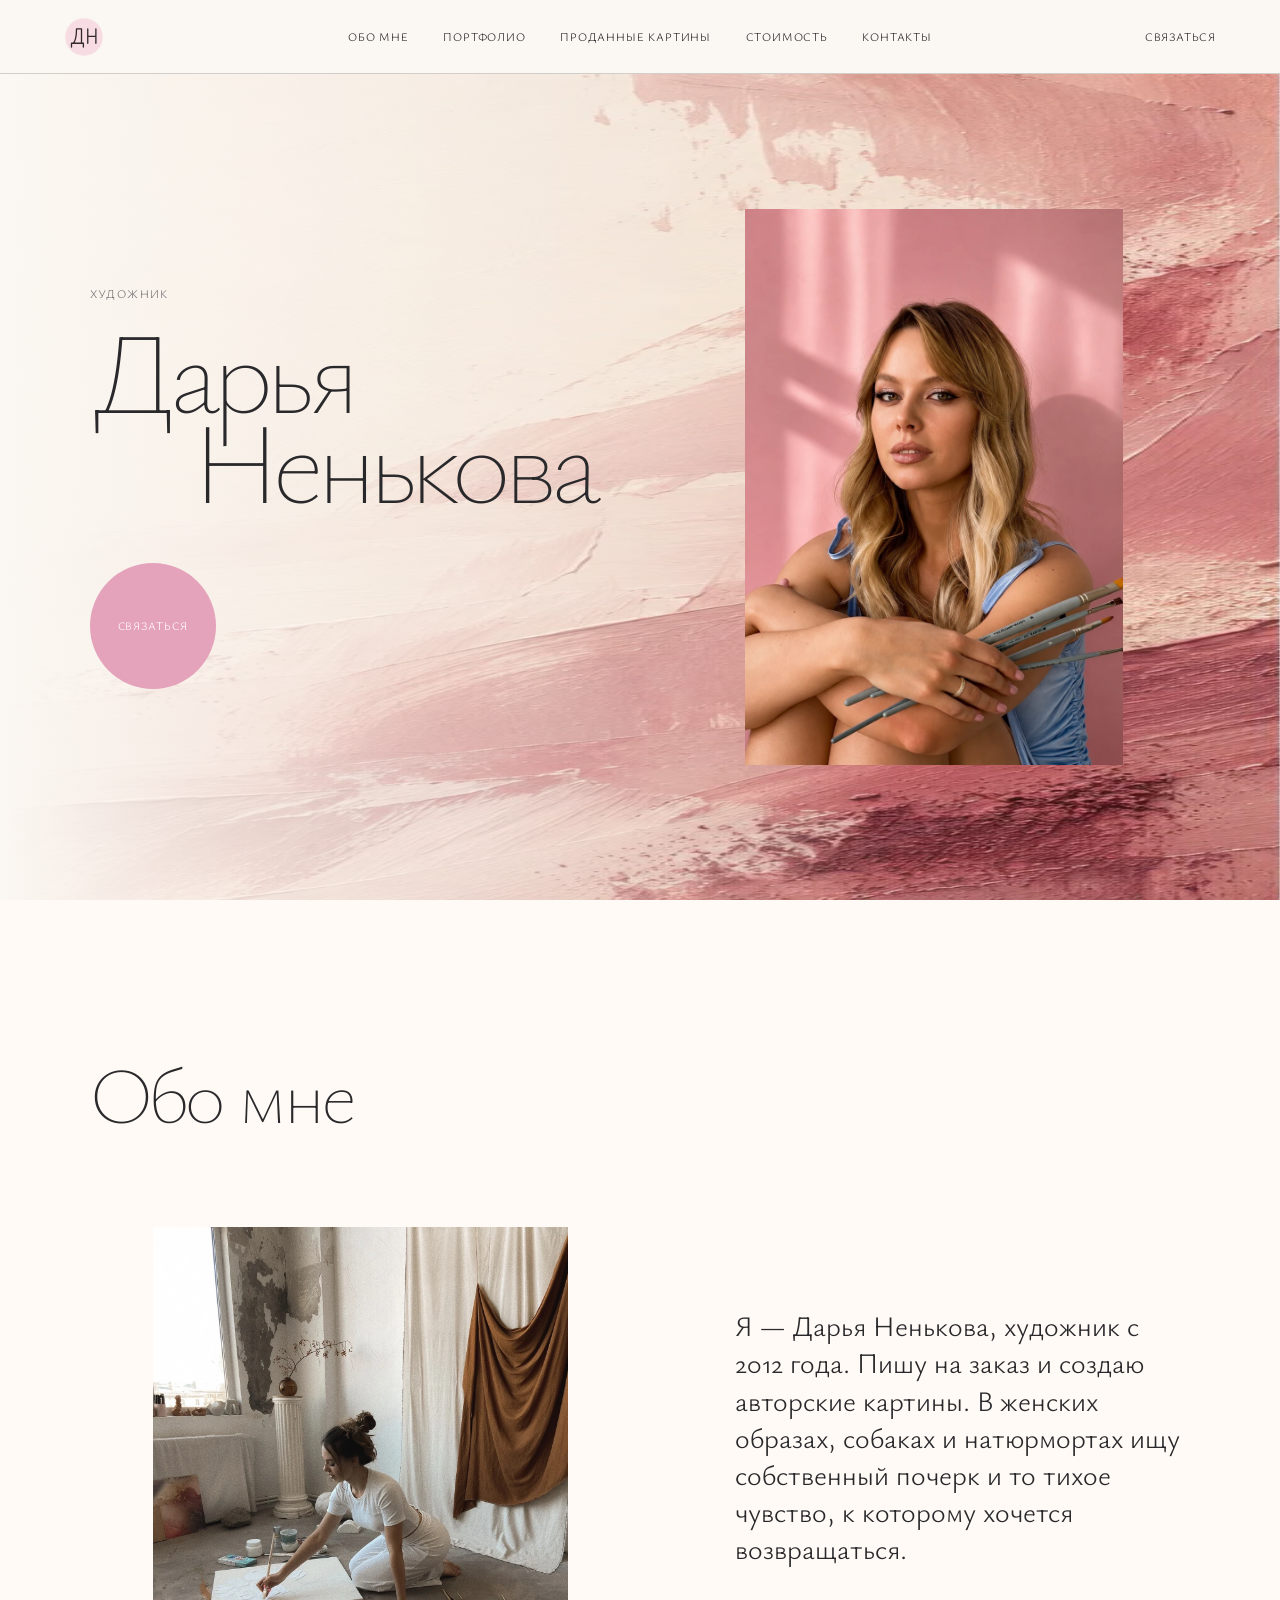
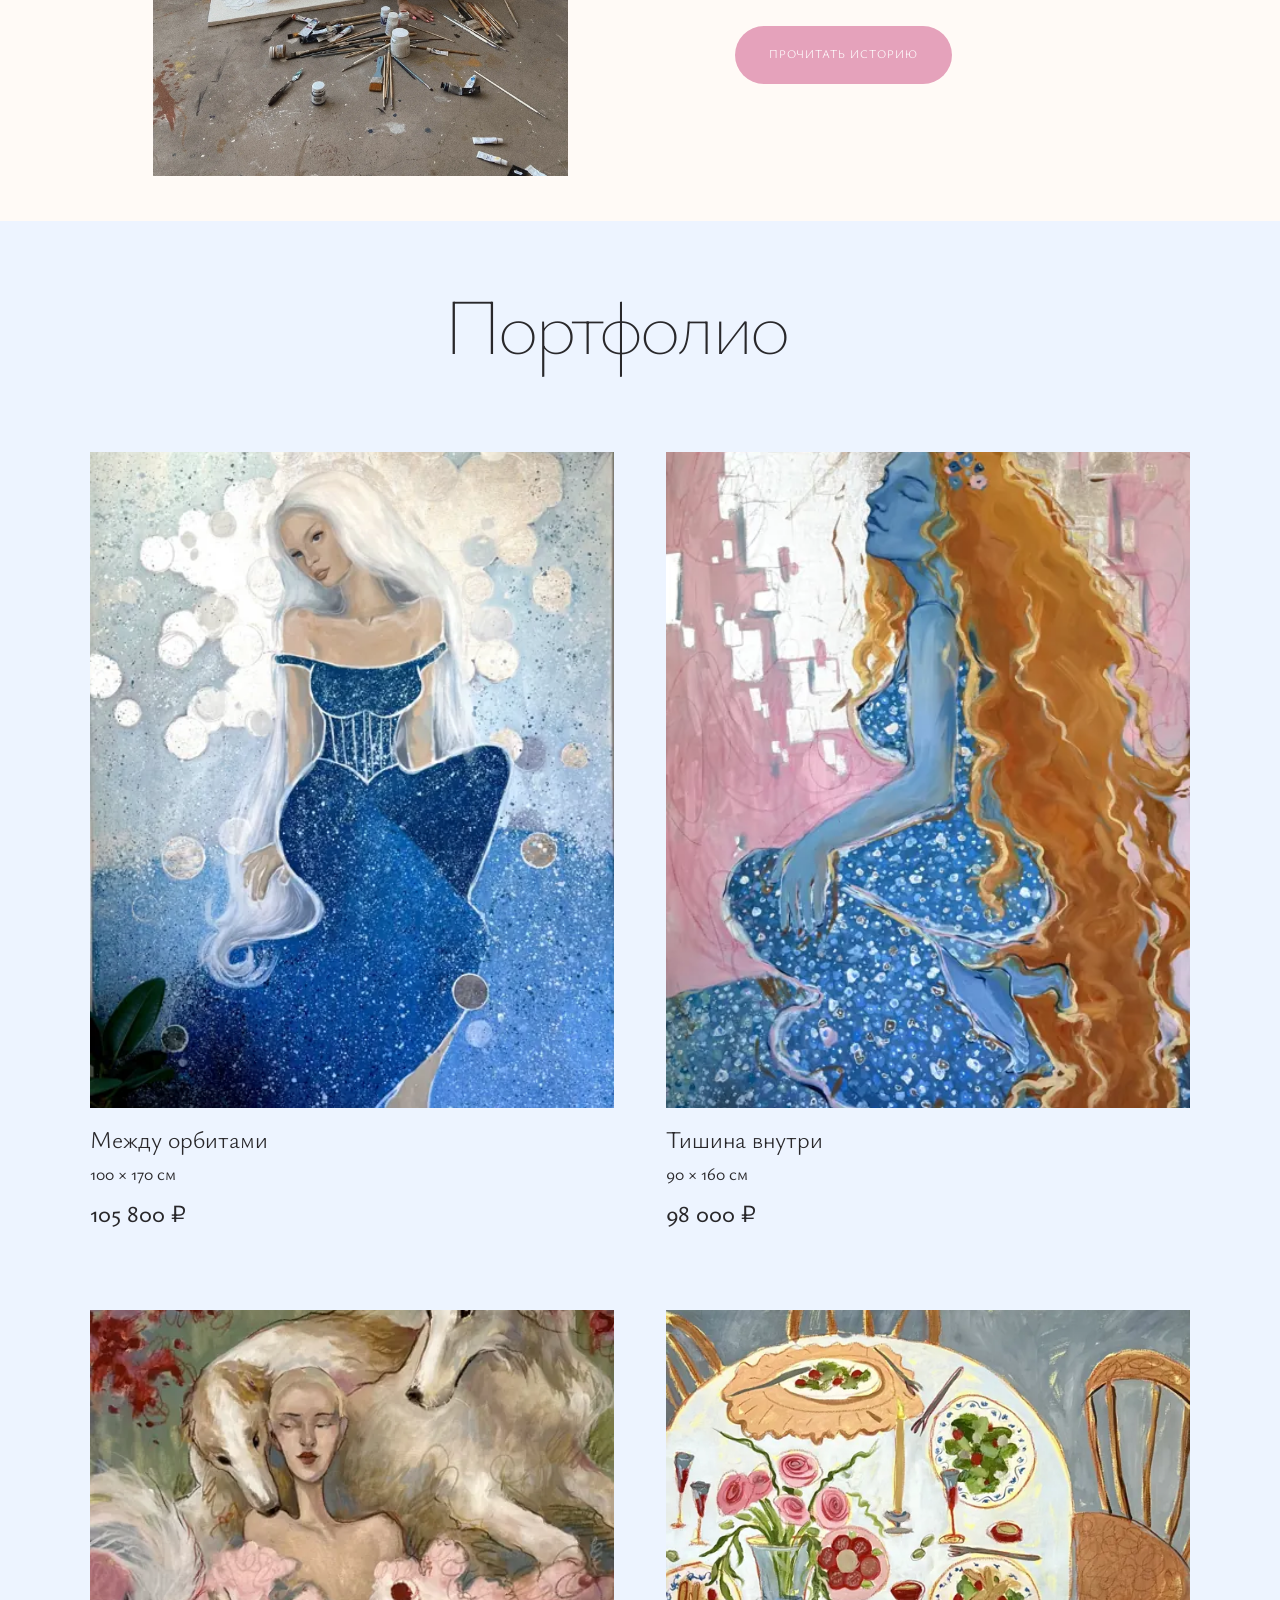
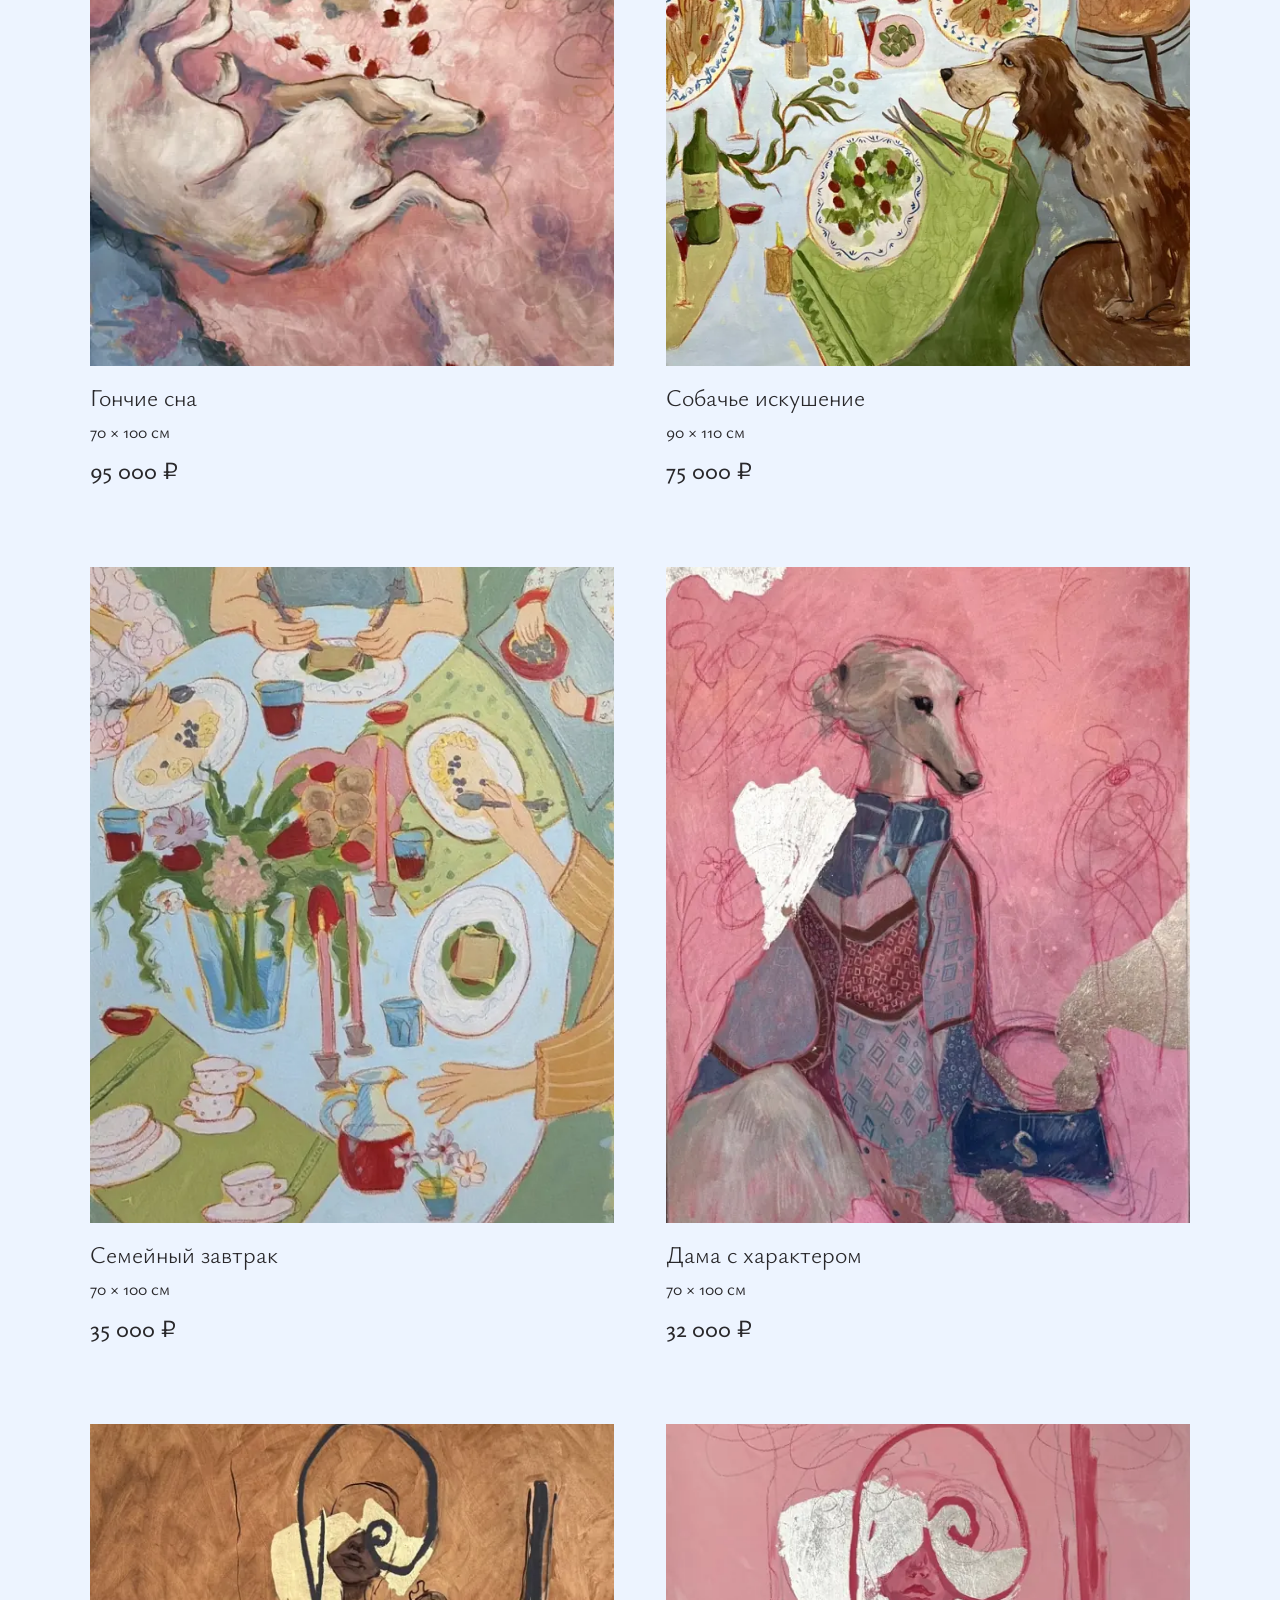
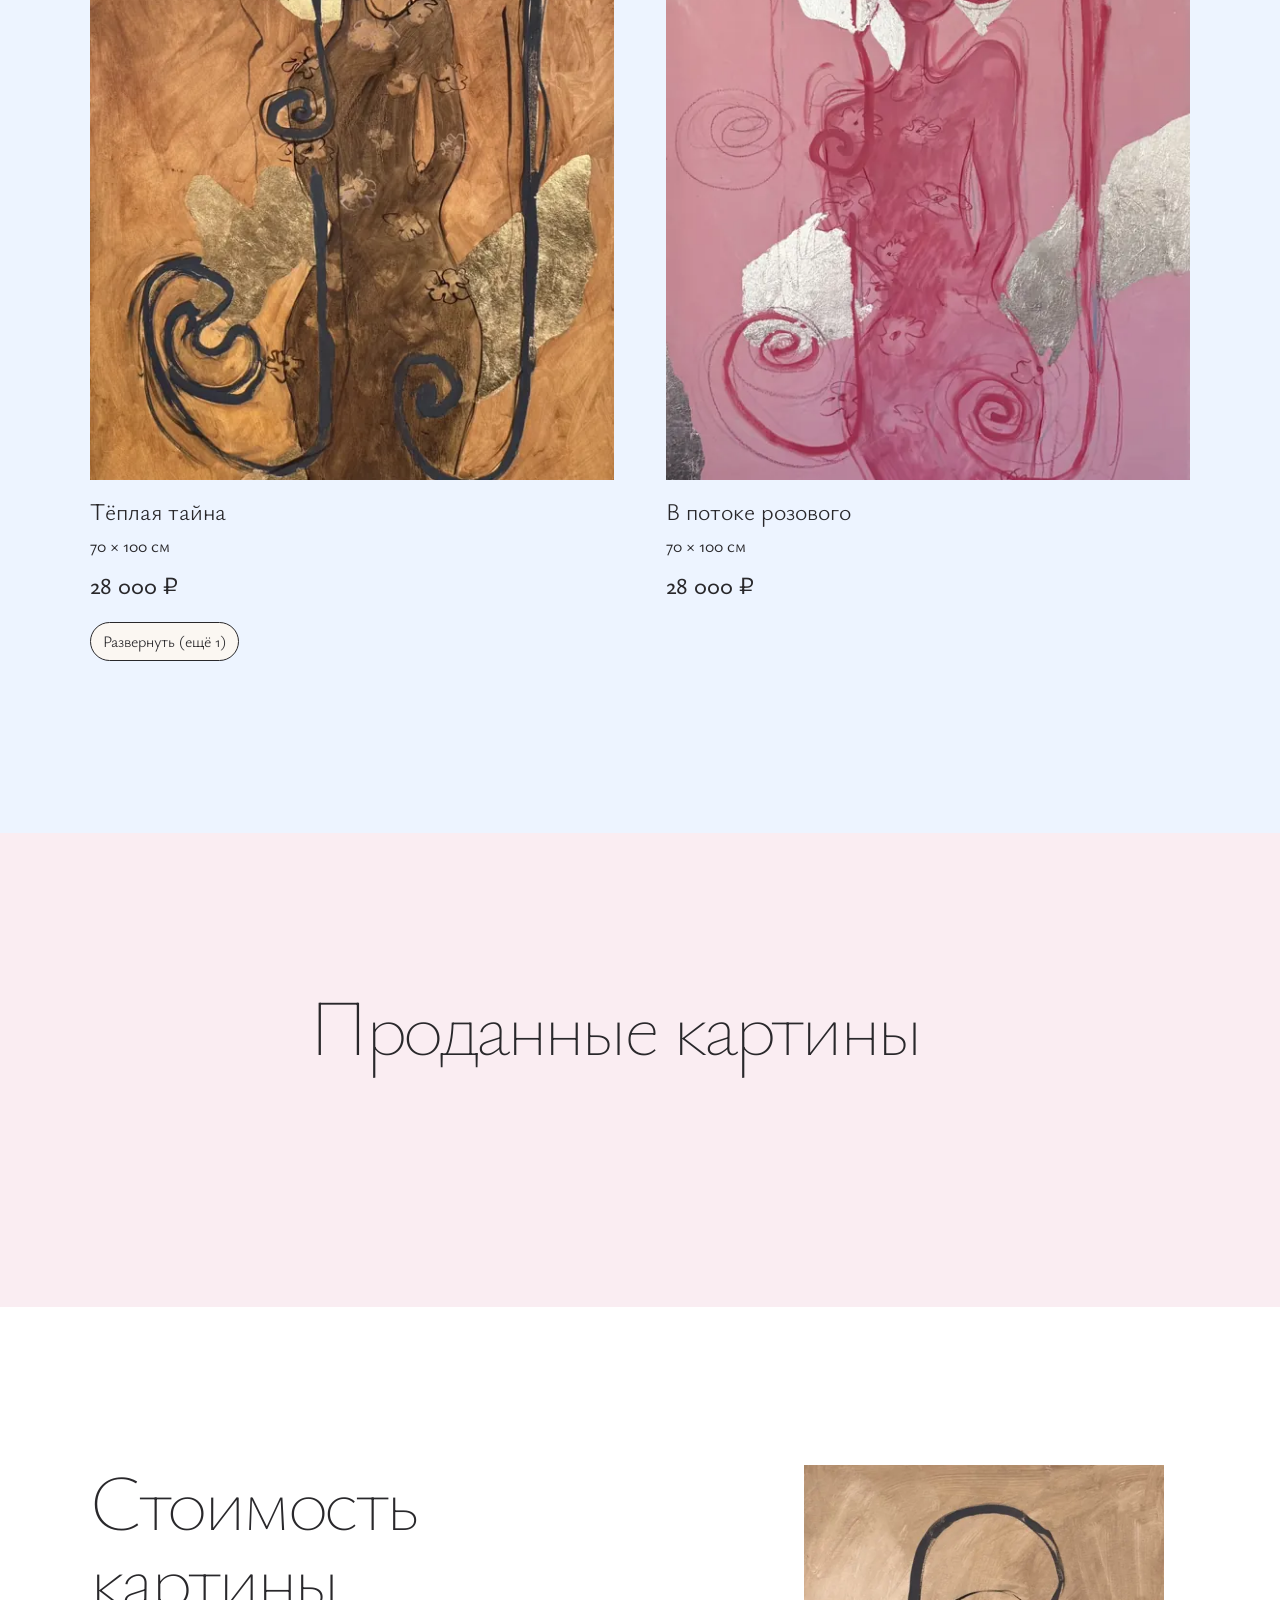
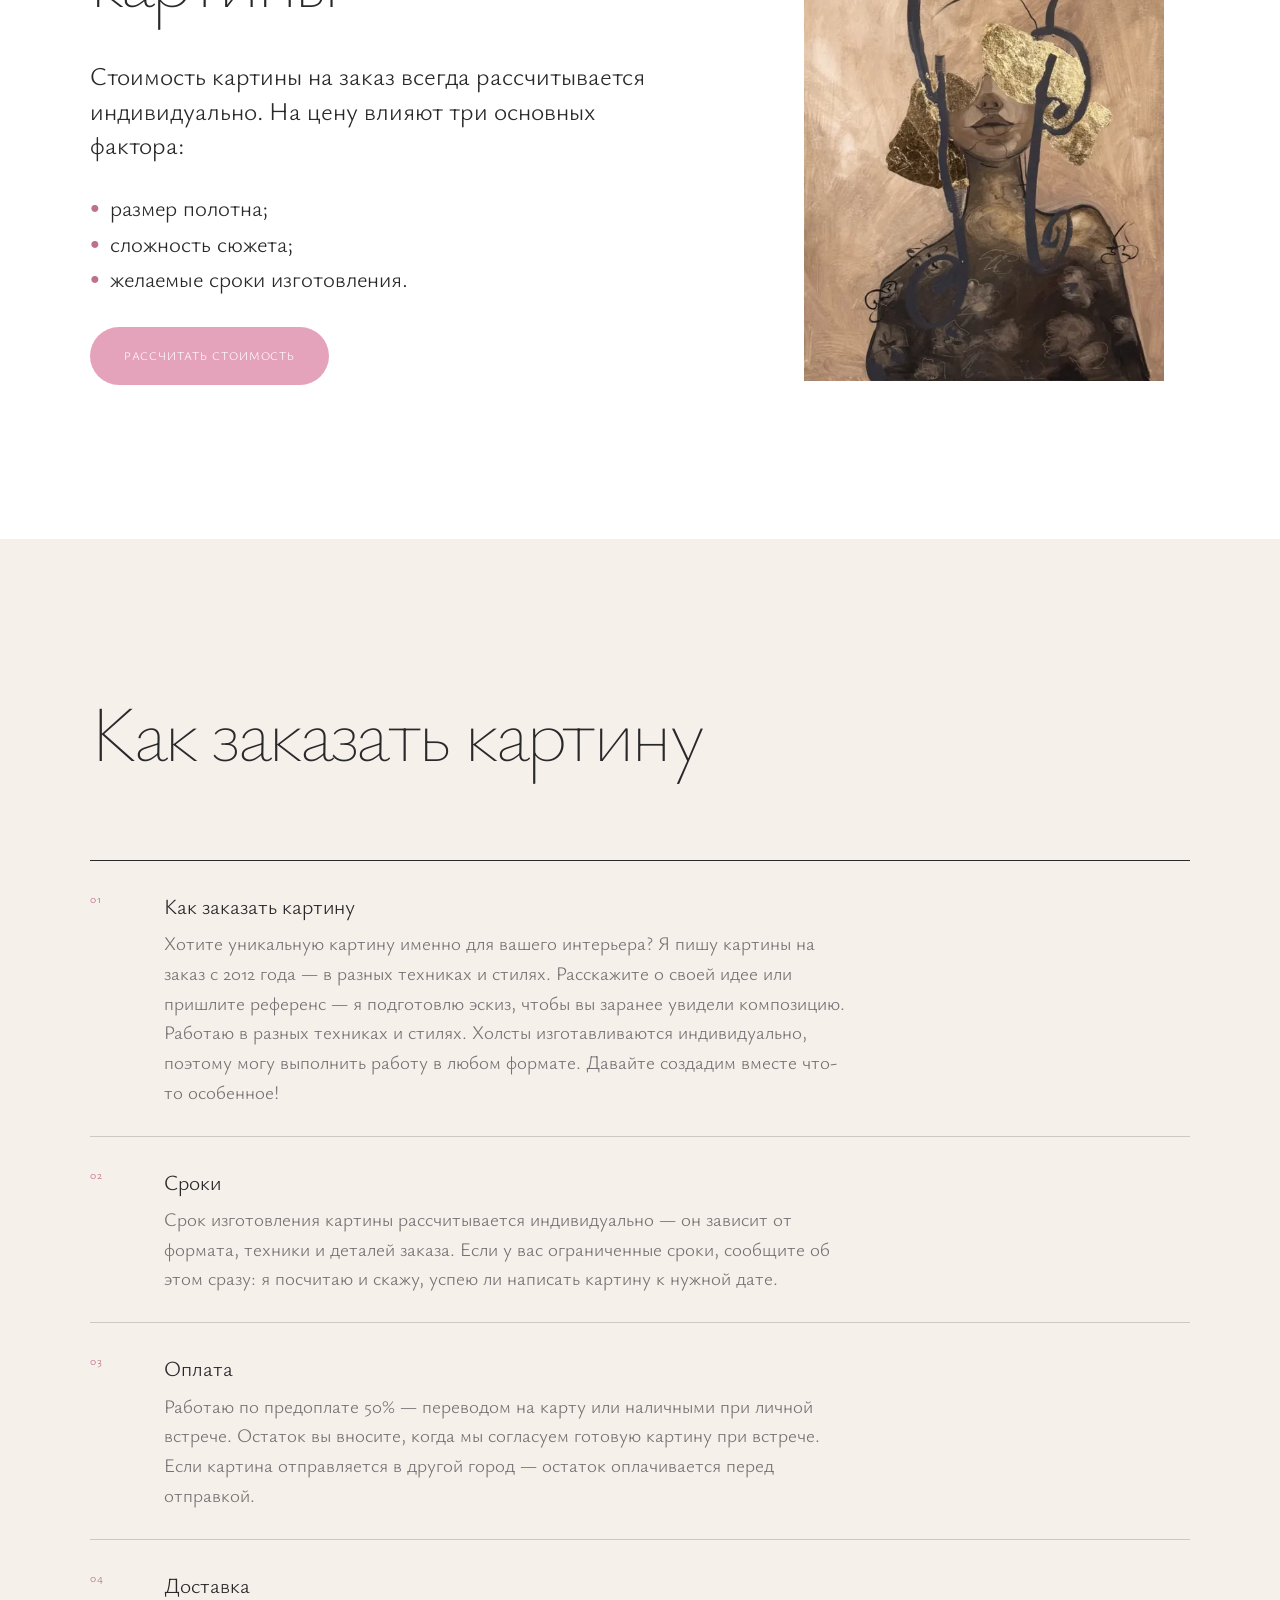
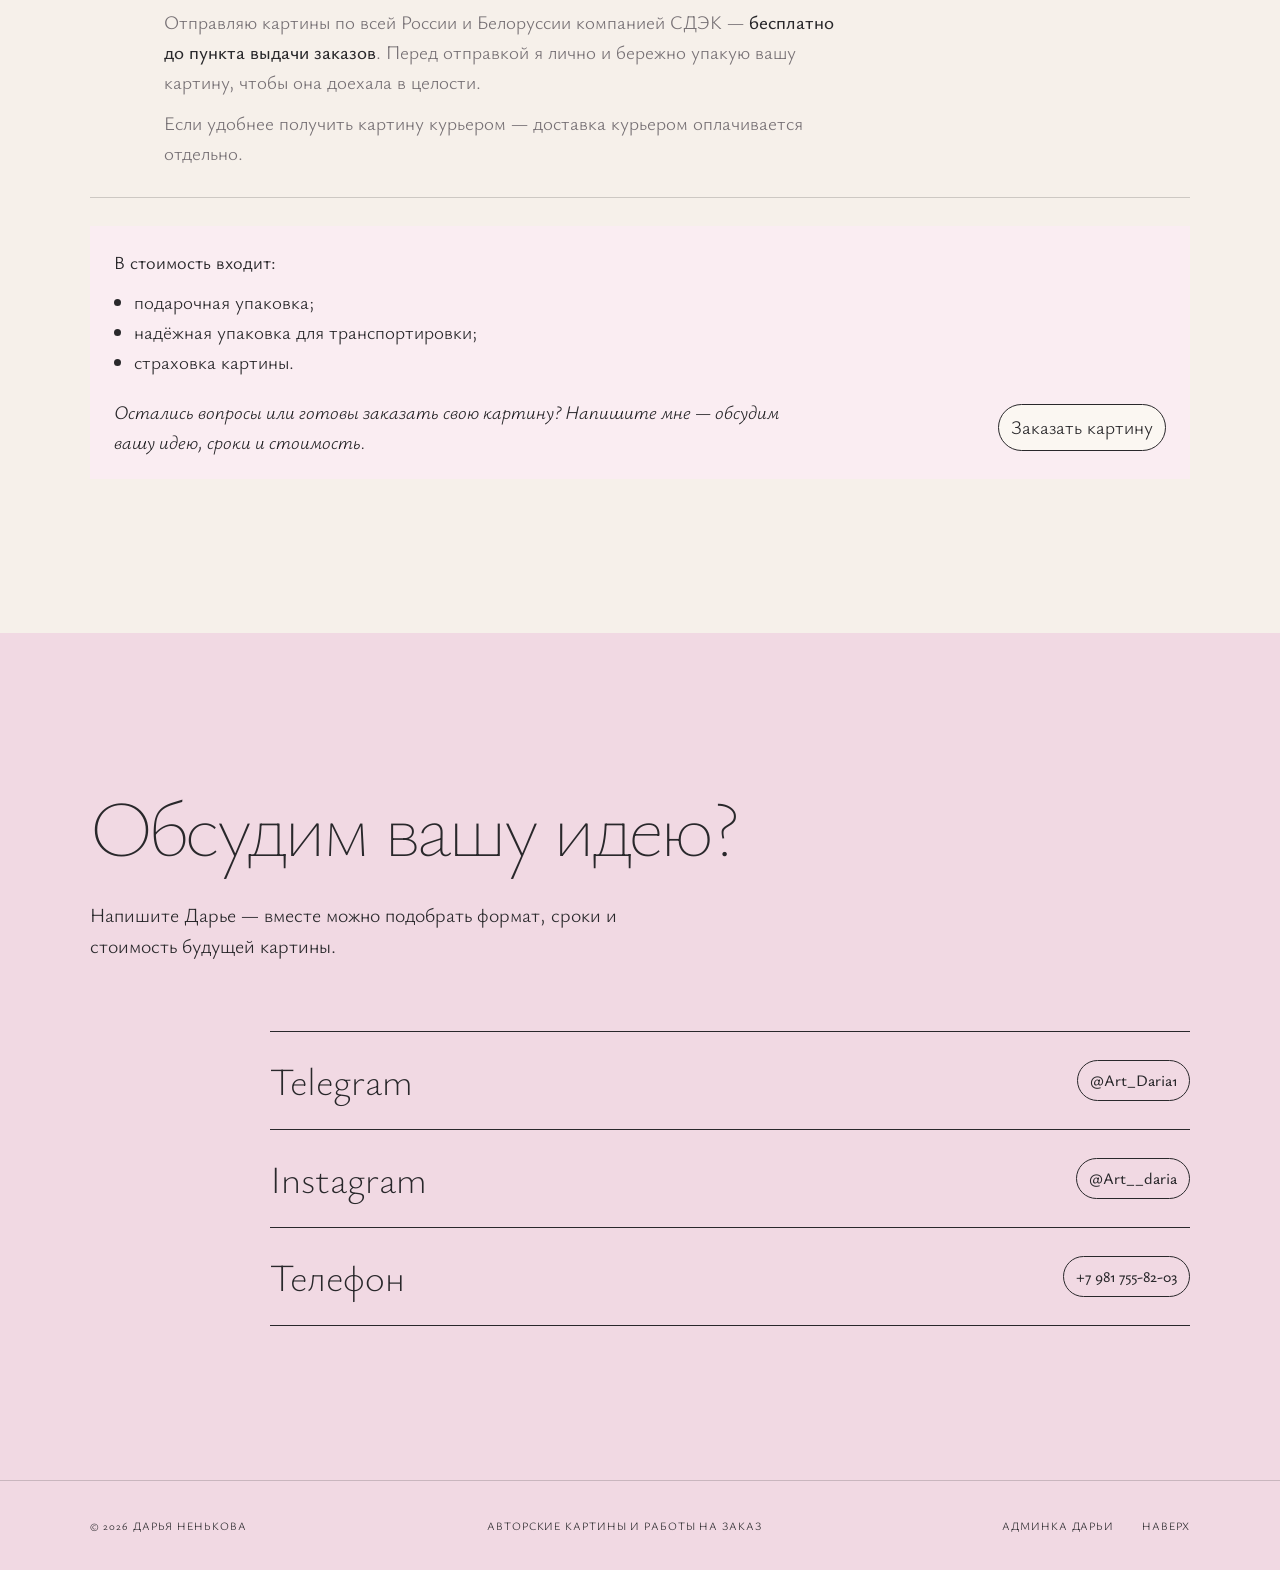
<file: index.html>
<!doctype html>
<html lang="ru">
<head>
  <meta charset="utf-8" />
  <meta name="viewport" content="width=device-width, initial-scale=1, viewport-fit=cover" />
  <meta name="theme-color" content="#fbf7f2" />
  <meta name="description" content="Авторские картины Дарьи Неньковой. Посмотрите портфолио и цены, выберите готовую работу или обсудите картину на заказ с художником." />
  <title>Дарья Ненькова — авторские картины и живопись на заказ</title>
  <link rel="canonical" href="https://dimashparaga123321-tech.github.io/dimdim/" />
  <link rel="icon" href="darya-mark.svg" type="image/svg+xml" />
  <link rel="preconnect" href="https://fonts.googleapis.com" />
  <link rel="preconnect" href="https://fonts.gstatic.com" crossorigin />
  <link href="https://fonts.googleapis.com/css2?family=Ysabeau:wght@100..500&display=swap" rel="stylesheet" />
  <link rel="stylesheet" href="styles.css?v=20261127-9" />
</head>
<body>
  <header class="site-header">
    <a class="brand brand-mark" href="#top" aria-label="Дарья Ненькова — в начало страницы"><img src="darya-mark.svg" width="40" height="40" alt="" /></a>
    <button class="menu-toggle" type="button" aria-expanded="false" aria-controls="site-nav">Меню</button>
    <nav id="site-nav" class="site-nav" aria-label="Основная навигация">
      <a href="#about">Обо мне</a><a href="#portfolio">Портфолио</a><a href="#sold">Проданные картины</a><a href="#pricing">Стоимость</a><a href="#contacts">Контакты</a>
    </nav>
    <a class="header-contact" href="#contacts">Связаться</a>
  </header>

  <main>
    <section id="top" class="hero" aria-labelledby="hero-title">
      <div class="hero-copy">
        <p class="eyebrow">Художник</p>
        <h1 id="hero-title"><span>Дарья</span><span>Ненькова</span></h1>
        <a class="circle-link" href="#contacts">Связаться</a>
      </div>
      <div class="hero-portrait cms-has-image"><img src="darya-portrait-clean.webp" alt="Дарья Ненькова с кистями" width="848" height="1248" fetchpriority="high" /></div>
    </section>

    <section id="about" class="about section-pad">
      <div class="section-title"><h2 data-edit-text="about-1">Обо мне</h2></div>
      <div class="about-layout">
        <img src="darya-studio.webp" alt="Дарья за работой в мастерской" width="1320" height="1746" loading="lazy" decoding="async" />
        <div class="about-text">
          <p id="about-short" class="lead" data-edit-text="about-2">Я — Дарья Ненькова, художник с 2012 года. Пишу на заказ и создаю авторские картины. В женских образах, собаках и натюрмортах ищу собственный почерк и то тихое чувство, к которому хочется возвращаться.</p>
          <div id="about-full" hidden>
            <p class="lead" data-edit-text="about-3">Я — Дарья Ненькова, художник с 2012 года. В своём творчестве совмещаю работу на заказ и создание авторских картин, а сейчас особенно внимательно ищу собственный почерк — тот самый узнаваемый ритм мазков, света и настроения, который делает каждую работу по-настоящему моей.</p>
            <p data-edit-text="about-4">В авторских картинах меня особенно притягивают три направления. Женские образы — это не просто портреты, а попытки поймать внутреннее состояние: задумчивость, лёгкую усталость, момент тишины, когда человек остаётся наедине с собой. Я стараюсь не идеализировать, а передавать живую эмоцию и характер.</p>
            <p data-edit-text="about-5">Собаки в моих работах — это про тепло, привязанность и простую искренность. Люблю показывать их не как «красивых моделей», а как настоящих компаньонов: немного неуклюжих, бесконечно преданных, с собственной маленькой историей в глазах.</p>
            <p data-edit-text="about-6">Натюрморты — мой способ замедлиться и разглядеть красоту в повседневности. Чашка на столе, ветка, ткань, игра теней — всё это становится поводом для разговора о спокойствии и внимательности к деталям.</p>
            <p data-edit-text="about-7">Для меня важно, чтобы картина не просто украшала интерьер, а становилась точкой опоры — тем самым тихим местом, куда хочется возвращаться взглядом снова и снова.</p>
          </div>
          <button id="about-toggle" class="soft-button" type="button" aria-expanded="false" aria-controls="about-full" style="border:0;cursor:pointer">Прочитать историю</button>
        </div>
      </div>
    </section>

    <section id="portfolio" class="portfolio section-pad">
      <div class="section-title centered"><h2 data-edit-text="portfolio-1">Портфолио</h2></div>
      <div id="project-grid" class="art-grid" aria-label="Картины в наличии"></div>
      <div class="catalog-tools"><button id="art-more" type="button">Развернуть</button><button id="art-less" type="button" hidden>Свернуть</button></div>
      <template id="featured-work">
        <a class="art-card" href="inner-light.html">
          <img loading="lazy" decoding="async" src="inner-light-preview.webp" alt="Картина «Внутренний свет»" />
          <span class="art-card-copy"><strong>Внутренний свет</strong><span>50 × 75 см</span><small>27 000 ₽</small></span>
        </a>
        <a class="art-card" href="dog-temptation.html">
          <img loading="lazy" decoding="async" src="dog-temptation-preview.webp" alt="Картина «Собачье искушение»" />
          <span class="art-card-copy"><strong>Собачье искушение</strong><span>90 × 110 см</span><small>75 000 ₽</small></span>
        </a>
        <a class="art-card" href="family-breakfast.html">
          <img loading="lazy" decoding="async" src="family-breakfast-preview.webp" alt="Картина «Семейный завтрак»" />
          <span class="art-card-copy"><strong>Семейный завтрак</strong><span>70 × 100 см</span><small>35 000 ₽</small></span>
        </a>
        <a class="art-card" href="warm-mystery.html">
          <img loading="lazy" decoding="async" src="warm-mystery-preview.webp" alt="Картина «Тёплая тайна»" />
          <span class="art-card-copy"><strong>Тёплая тайна</strong><span>70 × 100 см</span><small>28 000 ₽</small></span>
        </a>
        <a class="art-card" href="in-the-flow-of-pink.html">
          <img loading="lazy" decoding="async" src="in-the-flow-of-pink-preview.webp" alt="Картина «В потоке розового»" />
          <span class="art-card-copy"><strong>В потоке розового</strong><span>70 × 100 см</span><small>28 000 ₽</small></span>
        </a>
        <a class="art-card" href="lady-with-character.html">
          <img loading="lazy" decoding="async" src="lady-with-character-preview.webp" alt="Картина «Дама с характером»" />
          <span class="art-card-copy"><strong>Дама с характером</strong><span>70 × 100 см</span><small>32 000 ₽</small></span>
        </a>
        <a class="art-card" href="between-orbits.html">
          <img loading="lazy" decoding="async" src="between-orbits-preview.webp" alt="Картина «Между орбитами»" />
          <span class="art-card-copy"><strong>Между орбитами</strong><span>100 × 170 см</span><small>105 800 ₽</small></span>
        </a>
        <a class="art-card" href="silence-within.html">
          <img loading="lazy" decoding="async" src="silence-within-preview.webp" alt="Картина «Тишина внутри»" />
          <span class="art-card-copy"><strong>Тишина внутри</strong><span>90 × 160 см</span><small>98 000 ₽</small></span>
        </a>
        <a class="art-card" href="dream-hounds.html">
          <img loading="lazy" decoding="async" src="dream-hounds-preview.webp" alt="Картина «Гончие сна»" />
          <span class="art-card-copy"><strong>Гончие сна</strong><span>70 × 100 см</span><small>95 000 ₽</small></span>
        </a>
      </template>
    </section>
    <section class="commissions section-pad" id="sold">
      <div class="section-title centered"><h2 data-edit-text="sold-1">Проданные картины</h2></div>
      <div id="sold-grid" class="art-grid" aria-label="Проданные картины">
      </div>
    </section>

    <section id="pricing" class="pricing section-pad">
      <div class="pricing-copy">
        <h2 data-edit-text="pricing-1">Стоимость картины</h2>
        <p class="pricing-lead" data-edit-text="pricing-2">Стоимость картины на заказ всегда рассчитывается индивидуально. На цену влияют три основных фактора:</p>
        <ul><li data-edit-text="pricing-3">размер полотна;</li><li data-edit-text="pricing-4">сложность сюжета;</li><li data-edit-text="pricing-5">желаемые сроки изготовления.</li></ul>
        <a class="soft-button" href="#contacts">Рассчитать стоимость</a>
      </div>
      <figure class="pricing-art" id="pricing-carousel"><img src="inner-light-preview.webp" width="900" height="1125" alt="Картина «Внутренний свет»" /></figure>
    </section>

    <section id="order" class="order section-pad">
      <div class="section-title"><h2 data-edit-text="order-1">Как заказать картину</h2></div>
      <div class="order-layout">
        <div class="order-steps">
          <article><span>01</span><div><h3 data-edit-text="order-2">Как заказать картину</h3><p data-edit-text="order-3">Хотите уникальную картину именно для вашего интерьера? Я пишу картины на заказ с 2012 года — в разных техниках и стилях. Расскажите о своей идее или пришлите референс — я подготовлю эскиз, чтобы вы заранее увидели композицию. Работаю в разных техниках и стилях. Холсты изготавливаются индивидуально, поэтому могу выполнить работу в любом формате. Давайте создадим вместе что-то особенное!</p></div></article>
          <article><span>02</span><div><h3 data-edit-text="order-4">Сроки</h3><p data-edit-text="order-5">Срок изготовления картины рассчитывается индивидуально — он зависит от формата, техники и деталей заказа. Если у вас ограниченные сроки, сообщите об этом сразу: я посчитаю и скажу, успею ли написать картину к нужной дате.</p></div></article>
          <article><span>03</span><div><h3 data-edit-text="order-6">Оплата</h3><p data-edit-text="order-7">Работаю по предоплате 50% — переводом на карту или наличными при личной встрече. Остаток вы вносите, когда мы согласуем готовую картину при встрече. Если картина отправляется в другой город — остаток оплачивается перед отправкой.</p></div></article>
          <article><span>04</span><div><h3 data-edit-text="order-8">Доставка</h3><p>Отправляю картины по всей России и Белоруссии компанией СДЭК — <strong>бесплатно до пункта выдачи заказов</strong>. Перед отправкой я лично и бережно упакую вашу картину, чтобы она доехала в целости.</p><p data-edit-text="order-9">Если удобнее получить картину курьером — доставка курьером оплачивается отдельно.</p></div></article>
          <div class="order-includes">
            <h3 data-edit-text="order-10">В стоимость входит:</h3>
            <ul><li data-edit-text="order-11">подарочная упаковка;</li><li data-edit-text="order-12">надёжная упаковка для транспортировки;</li><li data-edit-text="order-13">страховка картины.</li></ul>
            <div class="order-contact-row">
              <p><em>Остались вопросы или готовы заказать свою картину? Напишите мне — обсудим вашу идею, сроки и стоимость.</em></p>
              <a class="artwork-contact-button" href="#contacts">Заказать картину</a>
            </div>
          </div>
        </div>
      </div>
    </section>

    <section id="contacts" class="contacts section-pad">
      <h2 data-edit-text="contacts-1">Обсудим вашу идею?</h2>
      <p class="contacts-intro" data-edit-text="contacts-2">Напишите Дарье — вместе можно подобрать формат, сроки и стоимость будущей картины.</p>
      <div class="contact-links">
        <a href="https://t.me/Art_Daria1"><span>Telegram</span><small class="contact-pill">@Art_Daria1</small></a>
        <a href="https://www.instagram.com/Art__daria/"><span>Instagram</span><small class="contact-pill">@Art__daria</small></a>
        <a href="tel:+79817558203"><span>Телефон</span><small class="contact-pill">+7 981 755-82-03</small></a>
      </div>
    </section>
  </main>

  <footer><span>© 2026 Дарья Ненькова</span><span>Авторские картины и работы на заказ</span><span class="footer-actions"><a href="admin.html">Админка Дарьи</a><a href="#top">Наверх</a></span></footer>

  <dialog id="work-dialog" class="work-dialog" aria-labelledby="dialog-title">
    <button class="dialog-close" type="button" aria-label="Закрыть">Закрыть</button>
    <div class="dialog-layout">
      <div class="dialog-gallery">
        <img id="dialog-image" alt="" />
        <div class="gallery-controls">
          <button class="gallery-arrow prev" type="button" aria-label="Предыдущее фото">←</button>
          <div id="dialog-thumbs" class="dialog-thumbs" aria-label="Другие ракурсы"></div>
          <button class="gallery-arrow next" type="button" aria-label="Следующее фото">→</button>
        </div>
        <p id="dialog-photo-count" aria-live="polite"></p>
      </div>
      <div class="dialog-copy">
        <p id="dialog-kicker">Авторская работа</p><h2 id="dialog-title">Название картины</h2><p id="dialog-price"></p>
        <dl><div><dt>Размер</dt><dd id="dialog-size"></dd></div><div><dt>Год</dt><dd id="dialog-year">2026</dd></div><div><dt>Материалы</dt><dd id="dialog-materials">Холст, акрил</dd></div></dl>
        <details id="description-more" class="artwork-description" hidden><summary>Описание <span aria-hidden="true">↓</span></summary><div class="description-reveal"><p id="description-rest"></p></div></details>
        <button type="button" class="dialog-contact" data-artwork-contact>Заказать</button>
      </div>
    </div>
  </dialog>

  <script src="artwork-pages.js?v=20261127-4"></script>
  <script src="artwork-contact.js"></script>
  <script src="catalog-config.js?v=2"></script>
  <script src="catalog-api.js?v=1"></script>
  <script src="script.js?v=20261127-12"></script>
</body>
</html>
</file>
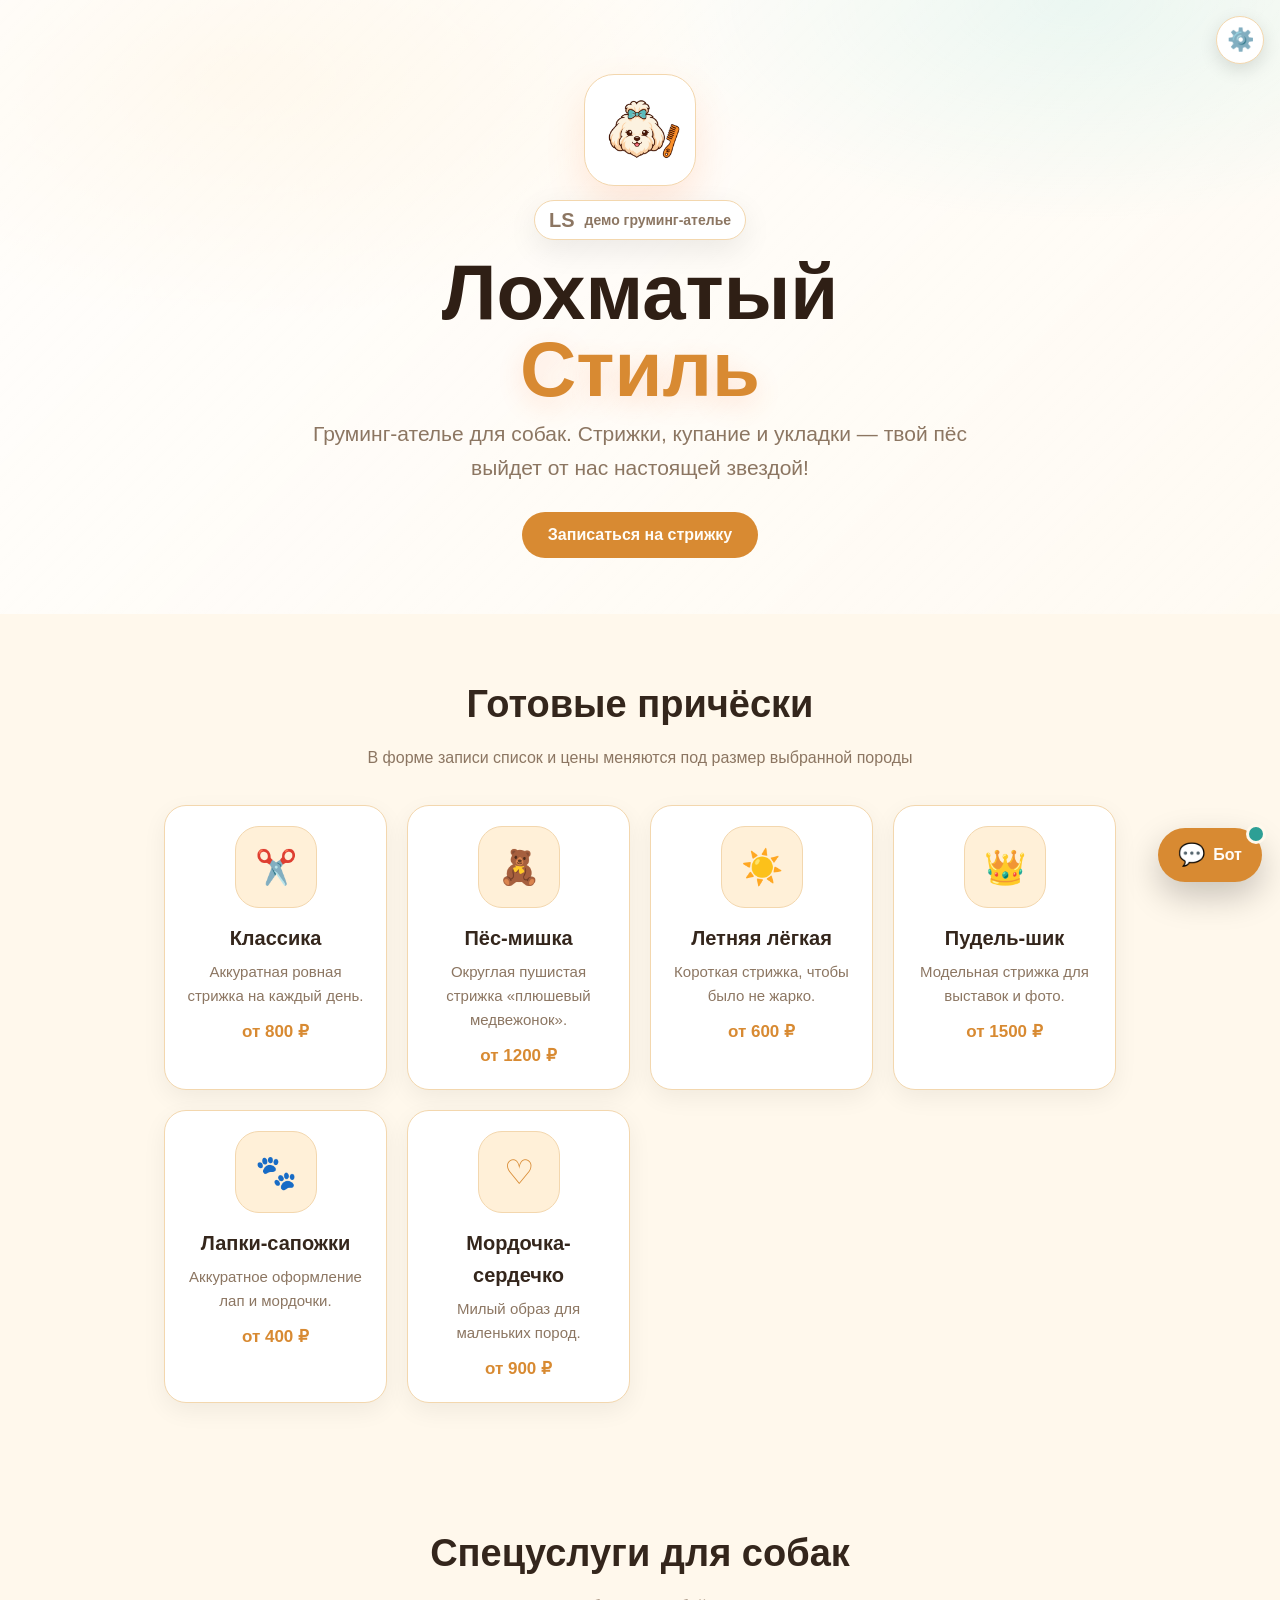
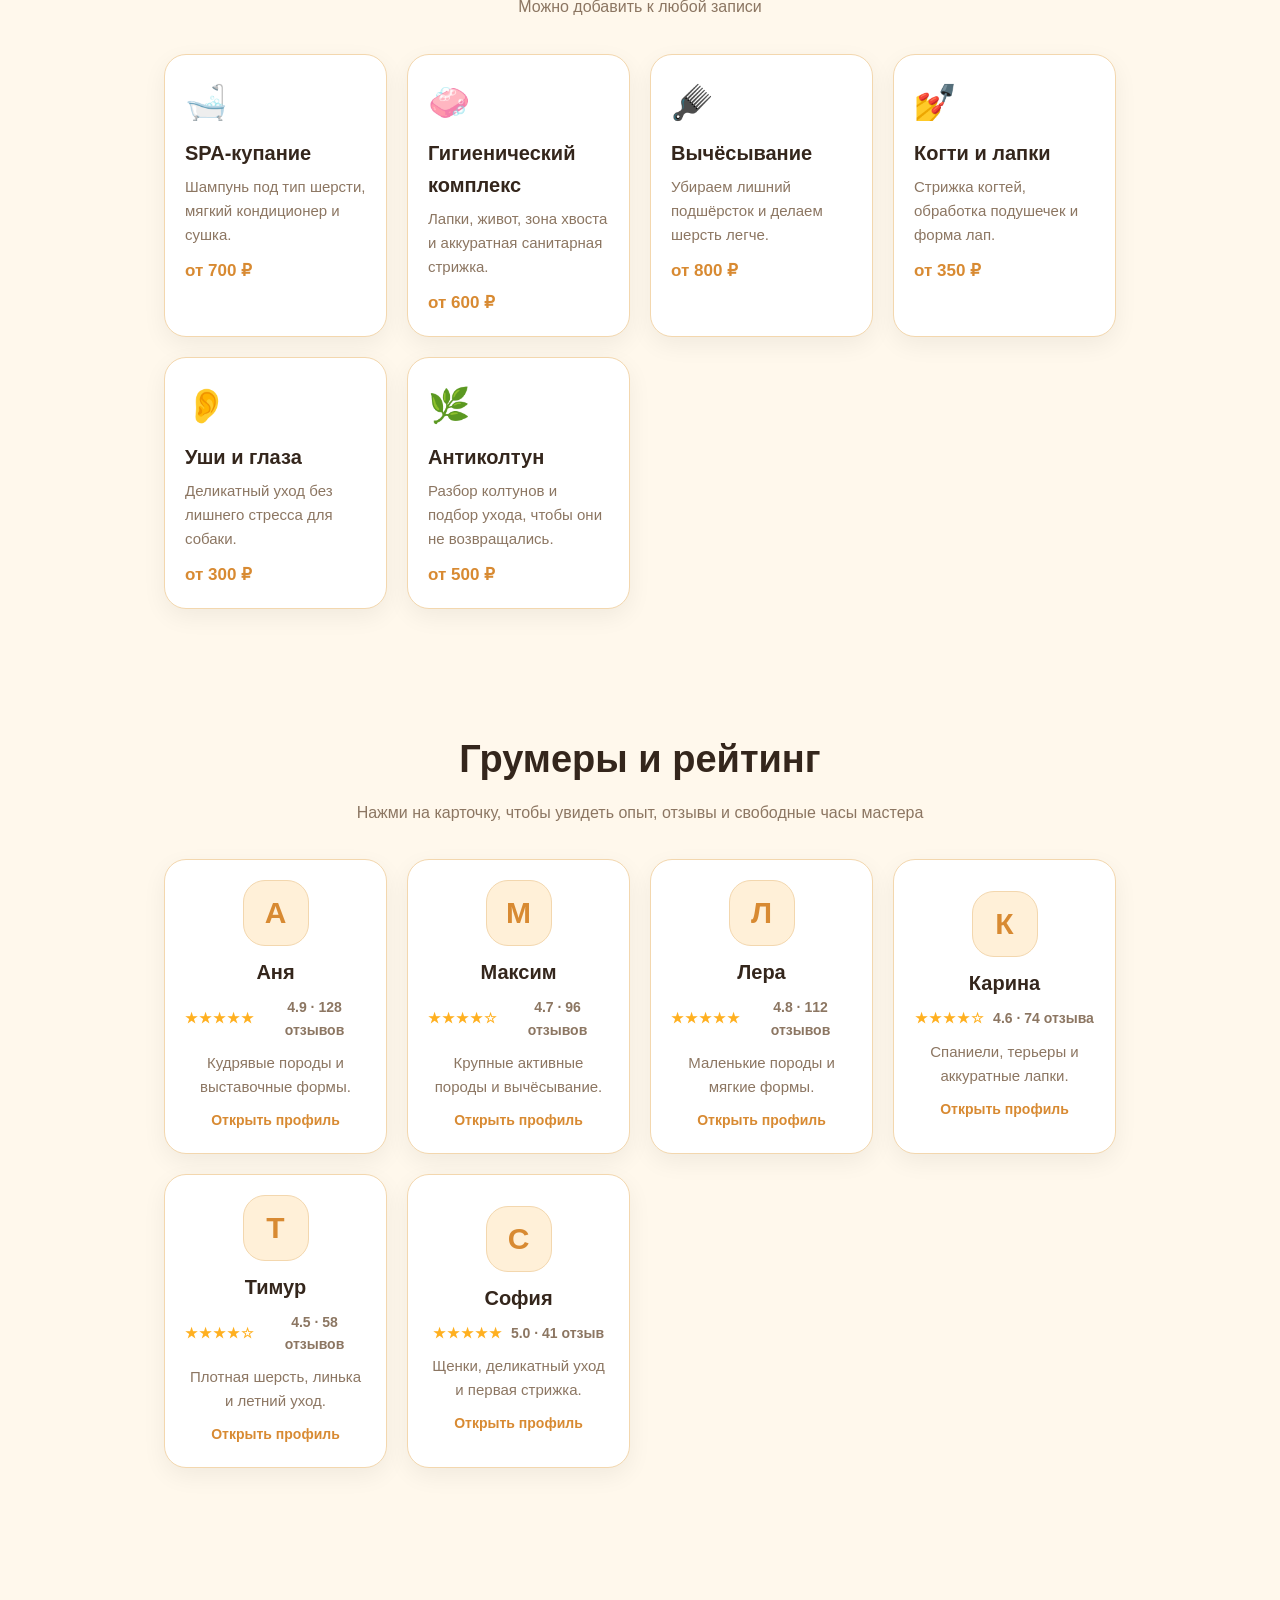
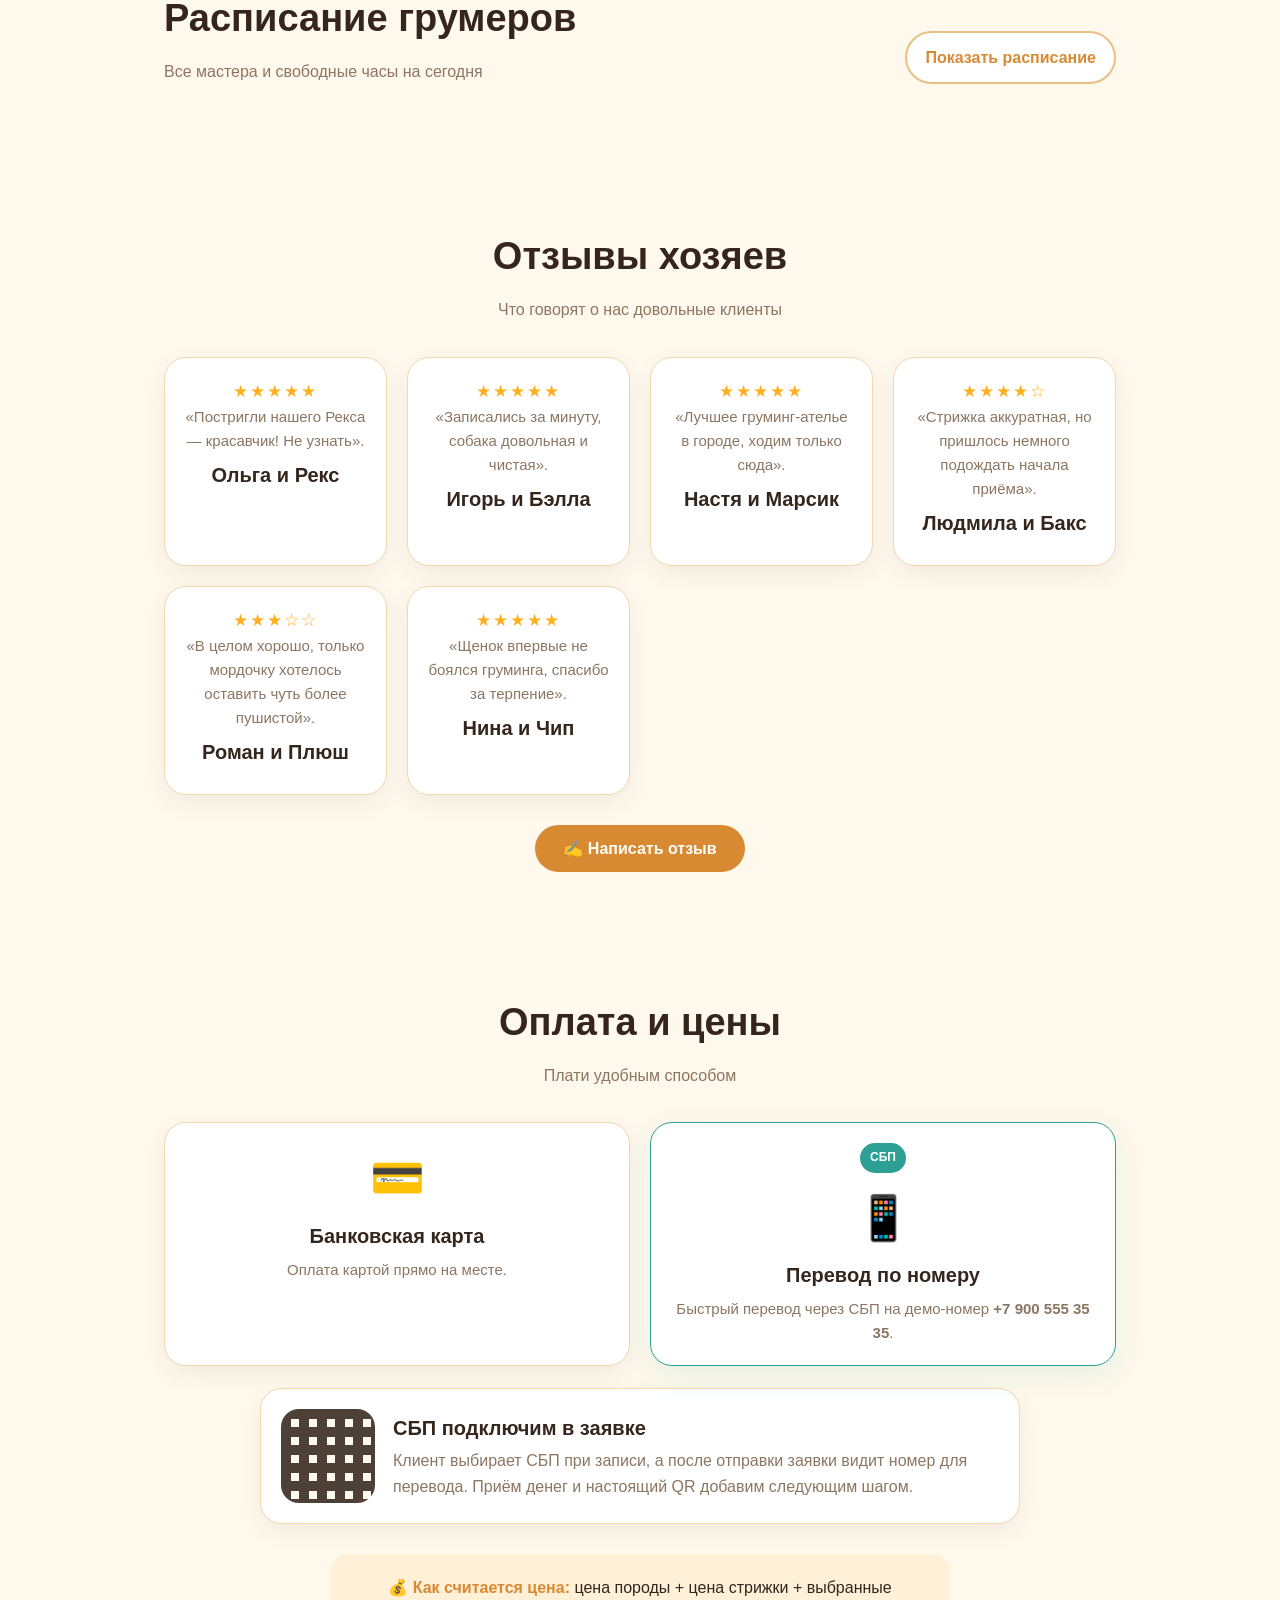
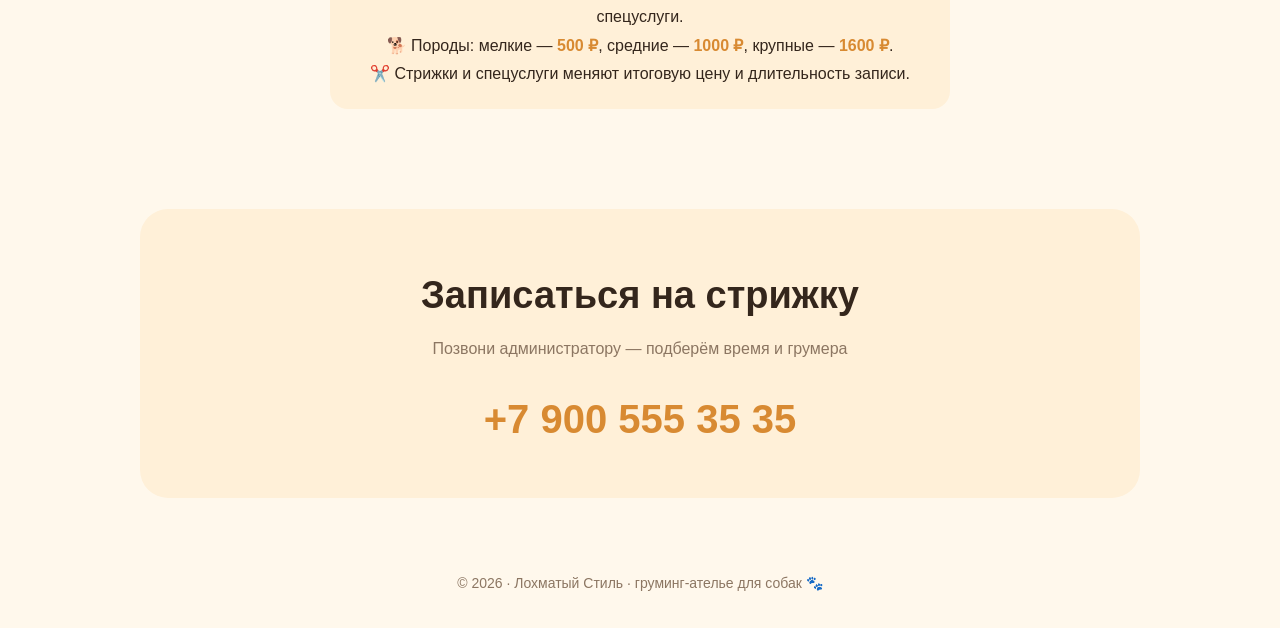
<file: проекты/грум-ателье/index.html>
<!DOCTYPE html>
<html lang="ru">
<head>
  <meta charset="UTF-8">
  <meta name="viewport" content="width=device-width, initial-scale=1.0">
  <title>Лохматый Стиль — груминг-ателье для собак</title>
  <style>
    /* ===== ЦВЕТОВЫЕ ТЕМЫ (гаммы) ===== */
    :root, body[data-theme="golden-light"] {
      --bg: #fff8ec; --text: #34261c; --muted: #8c7662;
      --accent: #d88a32; --accent-text: #fffdf8;
      --card-bg: #ffffff; --card-border: #f3d7ae; --glow: #f7d99d;
      --secondary: #2d9f95; --panel: #fff0d8; --ghost-border: #eabf83;
      --hero-ink: #2f1f15; --hero-soft: #ffe7bd;
    }
    body[data-theme="maltese-light"] {
      --bg: #fbf8f1; --text: #2f2a24; --muted: #82766a;
      --accent: #b9855a; --accent-text: #fffaf3;
      --card-bg: #ffffff; --card-border: #eadfce; --glow: #f0e5d2;
      --secondary: #6daaa2; --panel: #f4eee3; --ghost-border: #d8c6ad;
      --hero-ink: #28231e; --hero-soft: #f2e8d8;
    }
    body[data-theme="doberman-dark"] {
      --bg: #17110d; --text: #f8efe6; --muted: #c4aa91;
      --accent: #c97837; --accent-text: #1a0f08;
      --card-bg: #231813; --card-border: #3a281f; --glow: #5a341f;
      --secondary: #3fb6aa; --panel: #2a1b14; --ghost-border: #6a4229;
      --hero-ink: #fff5eb; --hero-soft: #2e1b12;
    }
    body[data-theme="husky-dark"] {
      --bg: #101820; --text: #eef6fb; --muted: #a9b8c5;
      --accent: #8fc7df; --accent-text: #071018;
      --card-bg: #172431; --card-border: #263849; --glow: #24495e;
      --secondary: #d99a55; --panel: #14212c; --ghost-border: #3d5b70;
      --hero-ink: #f8fcff; --hero-soft: #193347;
    }

    * { margin: 0; padding: 0; box-sizing: border-box; }
    body {
      font-family: -apple-system, "Segoe UI", Roboto, sans-serif;
      color: var(--text); background: var(--bg); line-height: 1.6;
      transition: background .25s, color .25s;
    }
    a { text-decoration: none; }
    [hidden] { display: none !important; }

    /* ===== КНОПКА НАСТРОЕК (шестерёнка) ===== */
    .settings { position: fixed; top: 16px; right: 16px; z-index: 100; }
    .gear {
      width: 48px; height: 48px; border-radius: 50%; cursor: pointer;
      background: var(--card-bg); border: 1px solid var(--card-border);
      font-size: 22px; box-shadow: 0 6px 18px rgba(0,0,0,.12); transition: transform .2s;
    }
    .gear:hover { transform: rotate(45deg); }
    .settings-panel {
      position: absolute; top: 58px; right: 0; min-width: 230px;
      background: var(--card-bg); border: 1px solid var(--card-border);
      border-radius: 18px; padding: 14px; box-shadow: 0 12px 30px rgba(0,0,0,.18);
      display: flex; flex-direction: column; gap: 8px;
    }
    .settings-title { font-size: 13px; font-weight: 700; color: var(--muted); margin-bottom: 4px; }
    .settings-panel button {
      cursor: pointer; text-align: left; border: 1px solid var(--card-border);
      background: var(--bg); color: var(--text);
      padding: 10px 14px; border-radius: 12px; font-size: 14px; font-weight: 600;
    }
    .settings-panel button:hover { border-color: var(--accent); }

    /* ШАПКА */
    .hero {
      text-align: center; padding: 74px 24px 56px; position: relative; overflow: hidden;
      background:
        linear-gradient(135deg, rgba(255,255,255,.82), rgba(255,255,255,.38)),
        radial-gradient(850px 420px at 18% 12%, var(--hero-soft) 0%, transparent 58%),
        radial-gradient(700px 360px at 84% 0%, rgba(46,196,182,.22) 0%, transparent 62%),
        var(--bg);
    }
    body[data-theme="doberman-dark"] .hero,
    body[data-theme="husky-dark"] .hero {
      background:
        radial-gradient(850px 420px at 18% 12%, var(--hero-soft) 0%, transparent 58%),
        radial-gradient(700px 360px at 84% 0%, rgba(46,196,182,.2) 0%, transparent 62%),
        var(--bg);
    }
    .brand-mark {
      display: inline-flex; align-items: center; gap: 10px; padding: 8px 14px;
      background: var(--card-bg); border: 1px solid var(--card-border);
      border-radius: 999px; color: var(--muted); font-weight: 800; font-size: 14px;
      box-shadow: 0 10px 30px rgba(0,0,0,.08);
    }
    .brand-logo {
      width: 112px; height: 112px; margin: 0 auto 14px;
      display: grid; place-items: center; color: var(--accent);
      background: var(--card-bg); border: 1px solid var(--card-border);
      border-radius: 30px; box-shadow: 0 18px 38px rgba(255,122,61,.16);
    }
    .brand-logo img { width: 94px; height: 94px; object-fit: contain; display: block; }
    .brand-mark .logo { font-size: 20px; line-height: 1; }
    .hero h1 {
      font-size: clamp(42px, 8vw, 78px); font-weight: 900; margin: 14px 0 10px;
      color: var(--hero-ink); line-height: .98;
    }
    .hero h1 span {
      display: inline-block; color: var(--accent);
      text-shadow: 0 8px 26px rgba(255,122,61,.2);
    }
    .hero .tagline { font-size: clamp(16px, 3vw, 21px); color: var(--muted); max-width: 680px; margin: 0 auto; }
    .btns { margin-top: 28px; display: flex; gap: 14px; justify-content: center; flex-wrap: wrap; }
    .btn { padding: 14px 26px; border-radius: 999px; font-weight: 700; font-size: 16px; transition: transform .15s; cursor: pointer; border: none; }
    .btn:hover { transform: translateY(-2px); }
    .btn-main { background: var(--accent); color: var(--accent-text); }
    .btn-ghost { background: var(--card-bg); color: var(--accent); border: 2px solid var(--ghost-border); }

    section { max-width: 1000px; margin: 0 auto; padding: 60px 24px; }
    h2 { font-size: clamp(26px, 5vw, 38px); text-align: center; margin-bottom: 10px; }
    .sub { text-align: center; color: var(--muted); margin-bottom: 34px; }

    .grid { display: grid; gap: 20px; grid-template-columns: repeat(auto-fit, minmax(220px, 1fr)); }
    .card {
      background: var(--card-bg); border-radius: 22px; padding: 20px; text-align: center;
      box-shadow: 0 8px 24px rgba(0,0,0,.06); border: 1px solid var(--card-border);
    }
    .card .emoji { font-size: 44px; }
    .style-icon {
      width: 82px; height: 82px; margin: 0 auto 14px;
      display: grid; place-items: center; border-radius: 24px;
      background: var(--panel); color: var(--accent); font-size: 34px;
      border: 1px solid var(--card-border);
    }
    .card h3 { margin: 6px 0; font-size: 20px; }
    .card p { color: var(--muted); font-size: 15px; }
    .price { margin-top: 10px; font-weight: 800; color: var(--accent); font-size: 17px; }
    .stars { color: #ffb020; font-size: 17px; letter-spacing: 2px; }
    .rating-line {
      margin: 8px 0 10px; display: flex; align-items: center; justify-content: center; gap: 8px;
      color: var(--muted); font-size: 14px; font-weight: 700;
    }
    .rating-line .stars { font-size: 14px; letter-spacing: 1px; }
    .groomer-avatar {
      width: 66px; height: 66px; margin: 0 auto 10px; border-radius: 22px;
      display: grid; place-items: center; color: var(--accent); background: var(--panel);
      border: 1px solid var(--card-border); font-size: 30px; font-weight: 900;
    }
    .service-card { text-align: left; }
    .service-card .emoji { font-size: 34px; margin-bottom: 8px; }

    /* ===== ПРОФИЛИ И РАСПИСАНИЕ ГРУМЕРОВ ===== */
    .groomer-card {
      width: 100%; font: inherit; color: var(--text); cursor: pointer;
      transition: transform .18s, border-color .18s, box-shadow .18s;
    }
    .groomer-card:hover, .groomer-card:focus-visible {
      transform: translateY(-3px); border-color: var(--accent);
      box-shadow: 0 14px 32px color-mix(in srgb, var(--accent) 14%, transparent);
      outline: none;
    }
    .groomer-card-link {
      display: inline-block; margin-top: 10px; color: var(--accent); font-size: 14px; font-weight: 900;
    }
    .schedule-heading {
      display: flex; align-items: flex-end; justify-content: space-between; gap: 18px; margin-bottom: 22px;
    }
    .schedule-heading h2, .schedule-heading .sub { text-align: left; }
    .schedule-heading .sub { margin: 4px 0 0; }
    .schedule-toggle {
      flex: 0 0 auto; padding: 12px 18px; border: 2px solid var(--ghost-border); border-radius: 999px;
      background: var(--card-bg); color: var(--accent); font: inherit; font-weight: 900; cursor: pointer;
    }
    .schedule-toggle:hover { border-color: var(--accent); }
    .schedule-panel {
      border-top: 1px solid var(--card-border); padding-top: 18px;
      animation: booking-step-in .22s ease-out both;
    }
    .schedule-legend { display: flex; gap: 18px; flex-wrap: wrap; margin-bottom: 12px; color: var(--muted); font-size: 13px; }
    .schedule-key { display: inline-flex; align-items: center; gap: 7px; }
    .schedule-key::before { content: ""; width: 13px; height: 13px; border-radius: 4px; background: var(--secondary); }
    .schedule-key.busy::before { background: color-mix(in srgb, var(--accent) 72%, var(--text)); }
    .schedule-viewport {
      width: 100%; overflow-x: auto; border: 1px solid var(--card-border); border-radius: 8px;
      background: var(--card-bg); cursor: grab; scrollbar-color: var(--accent) var(--panel);
    }
    .schedule-viewport.is-dragging { cursor: grabbing; user-select: none; }
    .schedule-grid {
      min-width: 940px; display: grid; grid-template-columns: 190px repeat(8, 94px);
    }
    .schedule-cell {
      min-height: 74px; padding: 10px 8px; display: grid; place-items: center; text-align: center;
      border-right: 1px solid var(--card-border); border-bottom: 1px solid var(--card-border);
      font-size: 13px; color: var(--muted);
    }
    .schedule-cell:nth-child(9n) { border-right: 0; }
    .schedule-grid .schedule-cell:nth-last-child(-n + 9) { border-bottom: 0; }
    .schedule-time { min-height: 44px; background: var(--panel); color: var(--text); font-weight: 900; }
    .schedule-name {
      position: sticky; left: 0; z-index: 2; place-items: start; text-align: left;
      background: var(--card-bg); box-shadow: 7px 0 12px rgba(0,0,0,.04);
    }
    .schedule-time.schedule-name { z-index: 3; place-items: center start; }
    .schedule-name strong { display: block; color: var(--text); font-size: 15px; }
    .schedule-row-book {
      margin-top: 7px; padding: 6px 10px; border: 1px solid var(--ghost-border); border-radius: 999px;
      background: var(--card-bg); color: var(--accent); font: inherit; font-size: 12px; font-weight: 900; cursor: pointer;
    }
    .schedule-slot { position: relative; font-weight: 800; }
    .schedule-slot.free { background: color-mix(in srgb, var(--secondary) 13%, var(--card-bg)); color: var(--secondary); }
    .schedule-slot.busy { background: color-mix(in srgb, var(--accent) 18%, var(--card-bg)); color: var(--text); }
    .schedule-slot::after {
      content: ""; position: absolute; inset: 9px; border-radius: 6px; border: 1px solid currentColor; opacity: .2;
    }

    .profile-backdrop {
      position: fixed; inset: 0; z-index: 230; padding: 20px; display: flex; align-items: center; justify-content: center;
      background: rgba(0,0,0,.58);
    }
    .profile-backdrop.is-opening { animation: booking-backdrop-in .22s ease-out both; }
    .profile-backdrop.is-closing { pointer-events: none; animation: booking-backdrop-out .2s ease-in both; }
    .profile-backdrop.is-opening .profile-modal { animation: booking-modal-in .28s cubic-bezier(.2,.8,.2,1) both; }
    .profile-backdrop.is-closing .profile-modal { animation: booking-modal-out .2s ease-in both; }
    .profile-modal {
      width: min(720px, 100%); max-height: 90dvh; overflow-y: auto; position: relative;
      padding: 28px; border: 1px solid var(--card-border); border-radius: 8px;
      background: var(--card-bg); color: var(--text); box-shadow: 0 24px 70px rgba(0,0,0,.34);
    }
    .profile-close {
      position: absolute; top: 14px; right: 14px; width: 36px; height: 36px; border-radius: 50%;
      border: 1px solid var(--card-border); background: var(--card-bg); color: var(--muted); cursor: pointer; font-size: 20px;
    }
    .profile-head { display: grid; grid-template-columns: 76px minmax(0, 1fr); gap: 16px; align-items: center; padding-right: 42px; }
    .profile-avatar {
      width: 76px; height: 76px; display: grid; place-items: center; border-radius: 8px;
      background: var(--panel); color: var(--accent); font-size: 34px; border: 1px solid var(--card-border);
    }
    .profile-head h3 { font-size: 28px; line-height: 1.1; }
    .profile-head p { color: var(--muted); margin-top: 4px; }
    .profile-rating { color: #d89000; font-weight: 900; margin-top: 5px; }
    .profile-metrics { display: grid; grid-template-columns: repeat(3, 1fr); gap: 8px; margin: 20px 0; }
    .profile-metric { padding: 12px; background: var(--panel); border: 1px solid var(--card-border); border-radius: 8px; }
    .profile-metric strong { display: block; font-size: 18px; }
    .profile-metric span { color: var(--muted); font-size: 12px; }
    .profile-section { padding: 18px 0; border-top: 1px solid var(--card-border); }
    .profile-section h4 { margin-bottom: 10px; font-size: 18px; }
    .profile-free { display: flex; flex-wrap: wrap; gap: 8px; }
    .profile-free span { padding: 7px 10px; border-radius: 999px; background: var(--panel); color: var(--secondary); font-size: 13px; font-weight: 900; }
    .profile-actions { display: flex; gap: 10px; flex-wrap: wrap; margin-top: 14px; }
    .profile-actions .modal-cta { margin: 0; }
    .profile-review-list { display: grid; gap: 10px; }
    .profile-review { padding: 13px 14px; border: 1px solid var(--card-border); border-radius: 8px; background: var(--bg); }
    .profile-review-head { display: flex; justify-content: space-between; gap: 10px; margin-bottom: 5px; }
    .profile-review-head span { color: #d89000; font-weight: 900; white-space: nowrap; }
    .profile-review p { color: var(--muted); }
    .profile-review-form { margin-top: 12px; padding-top: 14px; border-top: 1px solid var(--card-border); }
    .profile-review-form input, .profile-review-form textarea {
      width: 100%; margin-bottom: 10px; padding: 11px 13px; border: 2px solid var(--card-border); border-radius: 8px;
      background: var(--bg); color: var(--text); font: inherit;
    }
    .profile-review-form textarea { min-height: 90px; resize: vertical; }
    .profile-stars { display: flex; gap: 6px; margin: 4px 0 12px; }
    .profile-star {
      width: 42px; height: 40px; border: 1px solid var(--card-border); border-radius: 8px;
      background: var(--card-bg); color: var(--muted); cursor: pointer; font-size: 22px;
    }
    .profile-star.selected { color: #d89000; border-color: #d89000; background: #fff7dd; }
    .profile-review-status { margin-top: 8px; color: var(--muted); font-size: 13px; }

    /* ===== ОПЛАТА ===== */
    .price-note {
      max-width: 620px; margin: 30px auto 0; text-align: center;
      background: var(--panel); border-radius: 18px; padding: 20px 24px;
      color: var(--text); font-size: 16px; line-height: 1.8;
    }
    .price-note b { color: var(--accent); }
    .sbp-card {
      position: relative; border-color: var(--secondary);
      box-shadow: 0 10px 28px rgba(46,196,182,.12);
    }
    .sbp-badge {
      display: inline-block; margin-bottom: 10px; padding: 5px 10px;
      background: var(--secondary); color: #fff; border-radius: 999px;
      font-size: 12px; font-weight: 900;
    }
    .sbp-box {
      max-width: 760px; margin: 22px auto 0; padding: 20px;
      display: grid; gap: 18px; grid-template-columns: 94px 1fr; align-items: center;
      background: var(--card-bg); border: 1px solid var(--card-border); border-radius: 22px;
      box-shadow: 0 8px 24px rgba(0,0,0,.06);
    }
    .qr-placeholder {
      width: 94px; height: 94px; border-radius: 18px;
      background:
        linear-gradient(90deg, var(--text) 10px, transparent 10px 18px, var(--text) 18px 28px, transparent 28px),
        linear-gradient(var(--text) 10px, transparent 10px 18px, var(--text) 18px 28px, transparent 28px),
        var(--bg);
      background-size: 36px 36px; opacity: .88;
    }
    .sbp-box h3 { margin: 0 0 4px; font-size: 20px; }
    .sbp-box p { color: var(--muted); margin: 0; }

    /* ===== МОДАЛКА ===== */
    .modal-backdrop {
      position: fixed; inset: 0; background: rgba(0,0,0,.55);
      display: flex; align-items: center; justify-content: center; padding: 20px; z-index: 200;
    }
    .modal {
      background: var(--card-bg); color: var(--text); border-radius: 24px;
      padding: 32px 28px; max-width: 520px; width: 100%; text-align: center; position: relative;
      box-shadow: 0 20px 60px rgba(0,0,0,.35); max-height: 90vh; overflow-y: auto;
    }
    .modal-backdrop.is-opening { animation: booking-backdrop-in .22s ease-out both; }
    .modal-backdrop.is-closing {
      pointer-events: none; animation: booking-backdrop-out .2s ease-in both;
    }
    .modal-backdrop.is-opening .modal { animation: booking-modal-in .28s cubic-bezier(.2,.8,.2,1) both; }
    .modal-backdrop.is-closing .modal { animation: booking-modal-out .2s ease-in both; }
    .booking-step.is-entering { animation: booking-step-in .22s ease-out both; }
    .booking-step.is-leaving { pointer-events: none; animation: booking-step-out .15s ease-in both; }
    @keyframes booking-backdrop-in { from { opacity: 0; } to { opacity: 1; } }
    @keyframes booking-backdrop-out { from { opacity: 1; } to { opacity: 0; } }
    @keyframes booking-modal-in {
      from { opacity: 0; transform: translateY(24px) scale(.95); }
      to { opacity: 1; transform: translateY(0) scale(1); }
    }
    @keyframes booking-modal-out {
      from { opacity: 1; transform: translateY(0) scale(1); }
      to { opacity: 0; transform: translateY(18px) scale(.96); }
    }
    @keyframes booking-step-in {
      from { opacity: 0; transform: translateX(18px); }
      to { opacity: 1; transform: translateX(0); }
    }
    @keyframes booking-step-out {
      from { opacity: 1; transform: translateX(0); }
      to { opacity: 0; transform: translateX(-14px); }
    }
    .modal .close {
      position: absolute; top: 14px; right: 16px; cursor: pointer;
      background: none; border: none; font-size: 24px; color: var(--muted); line-height: 1;
    }
    .modal h3 { font-size: 24px; margin-bottom: 8px; }
    .modal .sub { margin-bottom: 20px; }
    .breed-native {
      position: absolute; width: 1px; height: 1px; overflow: hidden;
      clip: rect(0 0 0 0); clip-path: inset(50%); white-space: nowrap;
    }
    .breed-picker { position: relative; text-align: left; }
    .breed-trigger {
      width: 100%; min-height: 72px; padding: 12px 14px; cursor: pointer;
      display: grid; grid-template-columns: 44px minmax(0, 1fr) 28px; gap: 12px; align-items: center;
      color: var(--text); background: var(--bg); border: 2px solid var(--ghost-border);
      border-radius: 18px; text-align: left; transition: border-color .18s, box-shadow .18s, transform .18s;
    }
    .breed-trigger:hover, .breed-trigger[aria-expanded="true"] {
      border-color: var(--accent); box-shadow: 0 8px 24px color-mix(in srgb, var(--accent) 16%, transparent);
    }
    .breed-trigger-icon {
      width: 44px; height: 44px; display: grid; place-items: center; border-radius: 14px;
      background: var(--panel); color: var(--accent); font-size: 23px; border: 1px solid var(--card-border); overflow: hidden;
    }
    .breed-trigger-icon img { width: 40px; height: 40px; object-fit: cover; border-radius: 12px; }
    .breed-trigger-copy { min-width: 0; }
    .breed-trigger-copy small { display: block; color: var(--muted); font-size: 12px; font-weight: 800; }
    .breed-trigger-copy strong {
      display: block; margin-top: 1px; font-size: 17px; overflow: hidden; text-overflow: ellipsis; white-space: nowrap;
    }
    .breed-trigger-arrow { color: var(--accent); font-size: 22px; text-align: center; transition: transform .18s; }
    .breed-trigger[aria-expanded="true"] .breed-trigger-arrow { transform: rotate(180deg); }
    .breed-menu {
      margin-top: 10px; padding: 12px; border: 1px solid var(--card-border); border-radius: 18px;
      background: var(--card-bg); box-shadow: 0 18px 42px rgba(0,0,0,.16);
    }
    .breed-search {
      width: 100%; padding: 11px 13px; border: 2px solid var(--card-border); border-radius: 13px;
      background: var(--bg); color: var(--text); font: inherit; outline: none;
    }
    .breed-search:focus { border-color: var(--accent); }
    .breed-group + .breed-group { margin-top: 14px; }
    .breed-group-title {
      margin: 0 2px 7px; color: var(--muted); font-size: 12px; font-weight: 900; text-transform: uppercase;
    }
    .breed-grid { display: grid; grid-template-columns: repeat(2, minmax(0, 1fr)); gap: 7px; }
    .breed-option {
      min-width: 0; padding: 10px; cursor: pointer; display: grid;
      grid-template-columns: 34px minmax(0, 1fr); gap: 9px; align-items: center;
      border: 1px solid var(--card-border); border-radius: 13px;
      background: var(--card-bg); color: var(--text); text-align: left;
      transition: border-color .15s, background .15s, transform .15s;
    }
    .breed-option:hover { border-color: var(--accent); background: var(--panel); transform: translateY(-1px); }
    .breed-option.selected { border-color: var(--accent); background: var(--panel); }
    .breed-option-icon {
      width: 34px; height: 34px; border-radius: 11px; display: grid; place-items: center;
      color: var(--accent); background: var(--bg); font-size: 17px; font-weight: 900; overflow: hidden;
    }
    .breed-option-icon img { width: 32px; height: 32px; object-fit: cover; border-radius: 9px; display: block; }
    .breed-option-name { min-width: 0; font-size: 13px; font-weight: 800; line-height: 1.2; }
    .breed-empty { padding: 16px 8px; color: var(--muted); text-align: center; font-size: 14px; }
    .match-result {
      margin-top: 22px; background: var(--bg); border: 2px solid var(--accent);
      border-radius: 18px; padding: 22px;
    }
    .match-result .emoji { font-size: 48px; }
    .match-result h4 { font-size: 22px; margin: 6px 0; color: var(--accent); }
    .match-result .why { color: var(--muted); margin: 6px 0 14px; font-size: 15px; }

    /* шаги записи */
    .modal-cta {
      display: inline-block; margin-top: 8px; padding: 12px 24px;
      background: var(--accent); color: var(--accent-text); border: none;
      border-radius: 999px; font-weight: 700; font-size: 16px; cursor: pointer;
    }
    .modal-cta:hover { filter: brightness(1.05); }
    .choice-list { display: flex; flex-direction: column; gap: 10px; margin-top: 8px; }
    .choice-list button {
      padding: 14px 18px; border-radius: 14px; border: 2px solid var(--card-border);
      background: var(--card-bg); color: var(--text); font-size: 16px; font-weight: 600;
      cursor: pointer; transition: border-color .15s, transform .1s;
    }
    .choice-list button:hover { border-color: var(--accent); transform: translateY(-1px); }
    .choice-list button.selected {
      border-color: var(--accent); background: var(--panel);
      box-shadow: 0 0 0 3px color-mix(in srgb, var(--accent) 16%, transparent);
    }
    .choice-list.style-options button { text-align: left; padding: 14px 16px; }
    .groomer-options { margin-top: 16px; }
    .groomer-choice-row { display: grid; grid-template-columns: minmax(0, 1fr) auto; gap: 8px; }
    .groomer-options .groomer-choice-main { min-width: 0; text-align: left; }
    .groomer-options .groomer-inspect {
      width: 126px; padding: 10px; text-align: center; color: var(--accent); border-color: var(--ghost-border);
      font-size: 13px;
    }
    .groomer-availability {
      display: block; margin-top: 5px; color: var(--secondary); font-size: 13px; font-weight: 800;
    }
    .style-title { display: block; font-weight: 900; }
    .style-meta { display: block; color: var(--muted); font-size: 14px; margin-top: 2px; }
    .modal-actions {
      display: grid; gap: 10px; grid-template-columns: 1fr 1fr; margin-top: 16px;
    }
    .modal-actions .modal-cta { margin-top: 0; width: 100%; }
    .modal-secondary {
      background: var(--card-bg); color: var(--accent);
      border: 2px solid var(--ghost-border);
    }
    .selection-note { margin-top: 12px; }
    .service-total {
      margin-top: 14px; padding: 12px 14px; border-radius: 14px;
      background: var(--panel); color: var(--text); font-size: 14px; text-align: left;
    }
    .pay-choice.sbp-choice { border-color: var(--secondary); }
    .note {
      font-size: 14px; color: var(--muted); background: var(--bg);
      border-radius: 12px; padding: 10px 14px; margin-bottom: 12px;
    }
    .summary {
      text-align: left; background: var(--bg); border-radius: 16px;
      padding: 18px 20px; margin: 8px 0 14px;
    }
    .summary div { margin: 4px 0; font-size: 16px; }
    .summary b { color: var(--accent); }
    .contact-input {
      width: 100%; padding: 13px 16px; margin-bottom: 14px; font-size: 15px;
      border: 2px solid var(--card-border); border-radius: 14px;
      background: var(--card-bg); color: var(--text);
    }
    .field-label {
      display: block; text-align: left; margin: 0 0 7px 2px;
      font-size: 14px; font-weight: 800; color: var(--muted);
    }
    .input-error {
      text-align: left; color: #d93636; font-size: 14px; margin: -8px 0 12px;
    }
    .sbp-hint {
      text-align: left; background: var(--panel); border: 1px solid var(--card-border);
      border-radius: 16px; padding: 14px 16px; margin: 0 0 14px; color: var(--text);
    }

    /* ===== ФОРМА ОТЗЫВА ===== */
    .review-actions { text-align: center; margin-top: 30px; }
    .add-review-btn {
      background: var(--accent); color: var(--accent-text); border: none;
      padding: 14px 28px; border-radius: 999px; font-weight: 700; font-size: 16px; cursor: pointer;
      transition: transform .15s;
    }
    .add-review-btn:hover { transform: translateY(-2px); }
    .review-form { max-width: 560px; margin: 22px auto 0; text-align: left; }
    .review-form input {
      width: 100%; padding: 12px 16px; margin-bottom: 10px; font-size: 15px;
      border: 2px solid var(--card-border); border-radius: 14px;
      background: var(--card-bg); color: var(--text);
    }
    .review-row { display: flex; gap: 10px; align-items: flex-end; }
    .review-form textarea {
      flex: 1; padding: 12px 16px; font-size: 15px; font-family: inherit; resize: vertical;
      min-height: 54px; border: 2px solid var(--card-border); border-radius: 14px;
      background: var(--card-bg); color: var(--text);
    }
    .send-btn {
      flex-shrink: 0; width: 52px; height: 52px; border-radius: 50%; border: none; cursor: pointer;
      background: var(--accent); color: var(--accent-text);
      display: flex; align-items: center; justify-content: center; transition: transform .15s;
    }
    .send-btn:hover { transform: scale(1.08); }
    .send-btn svg { width: 24px; height: 24px; }

    /* КОНТАКТЫ */
    .contact {
      width: calc(100% - 48px); max-width: 1000px; text-align: center;
      background: var(--panel); border-radius: 28px; margin: 40px auto; padding: 56px 24px;
      overflow: hidden;
    }
    .contact .phone {
      width: fit-content; max-width: 100%; font-size: clamp(22px, 5vw, 40px);
      font-weight: 800; color: var(--accent); display: block; margin: 10px auto 0;
      white-space: nowrap; line-height: 1.15; text-align: center;
    }

    /* ===== ЧАТ-БОТ ===== */
    .chatbot { position: fixed; right: 18px; bottom: 18px; z-index: 180; }
    .chat-toggle {
      height: 54px; min-width: 104px; border: none; border-radius: 999px; cursor: pointer;
      display: inline-flex; align-items: center; justify-content: center; gap: 8px;
      padding: 0 18px; background: var(--accent); color: var(--accent-text);
      box-shadow: 0 14px 34px rgba(0,0,0,.22); font-size: 16px; font-weight: 900;
      transition: transform .15s, filter .15s;
    }
    .chat-toggle:hover { transform: translateY(-2px); filter: brightness(1.03); }
    .chat-toggle-icon { font-size: 22px; line-height: 1; }
    .chat-badge {
      position: absolute; top: -4px; right: -4px; width: 20px; height: 20px;
      border-radius: 50%; background: var(--secondary); border: 3px solid var(--bg);
    }
    .chat-panel {
      position: fixed; left: auto; right: 18px; bottom: 96px; transform: none;
      width: min(360px, calc(100dvw - 28px));
      height: min(460px, calc(100dvh - 120px)); max-height: calc(100dvh - 120px);
      min-width: min(280px, calc(100dvw - 28px)); min-height: min(330px, calc(100dvh - 120px));
      max-width: calc(100dvw - 24px);
      background: var(--card-bg);
      border: 2px solid color-mix(in srgb, var(--accent) 60%, var(--card-border));
      border-radius: 22px; overflow: hidden;
      box-shadow: 0 26px 72px rgba(0,0,0,.46), 0 0 0 4px color-mix(in srgb, var(--accent) 16%, transparent);
      display: grid; grid-template-rows: auto minmax(0, 1fr) auto;
      transform-origin: 100% 100%;
    }
    .chat-panel.is-open { animation: chat-pop .22s ease-out; }
    .chat-panel.is-positioned.is-open { animation-name: chat-pop-positioned; }
    .chat-panel.is-closing {
      pointer-events: none; animation: chat-hide .2s ease-in forwards;
    }
    .chat-panel.is-positioned.is-closing { animation-name: chat-hide-positioned; }
    .chat-panel.is-dragging, .chat-panel.is-resizing {
      transition: none; user-select: none;
    }
    @keyframes chat-pop {
      from { opacity: 0; transform: translateY(18px) scale(.94); }
      to { opacity: 1; transform: translateY(0) scale(1); }
    }
    @keyframes chat-pop-positioned {
      from { opacity: 0; transform: translateY(18px) scale(.96); }
      to { opacity: 1; transform: translateY(0) scale(1); }
    }
    @keyframes chat-hide {
      from { opacity: 1; transform: translateY(0) scale(1); }
      to { opacity: 0; transform: translateY(18px) scale(.94); }
    }
    @keyframes chat-hide-positioned {
      from { opacity: 1; transform: translateY(0) scale(1); }
      to { opacity: 0; transform: translateY(18px) scale(.96); }
    }
    .chat-head {
      display: flex; align-items: center; justify-content: space-between; gap: 10px;
      min-height: 44px; padding: 6px 8px 6px 14px;
      background: var(--panel); border-bottom: 1px solid var(--card-border);
      cursor: grab; touch-action: none;
    }
    .chat-panel.is-dragging .chat-head { cursor: grabbing; }
    .chat-grip {
      width: 44px; height: 5px; border-radius: 999px;
      background: color-mix(in srgb, var(--muted) 55%, transparent);
      margin-left: auto;
    }
    .chat-close {
      width: 32px; height: 32px; border-radius: 50%; border: 1px solid var(--card-border);
      background: var(--card-bg); color: var(--muted); cursor: pointer; font-size: 18px;
    }
    .chat-messages {
      padding: 12px; overflow-y: auto; display: flex; flex-direction: column; gap: 9px;
      background: linear-gradient(180deg, var(--card-bg), var(--bg));
    }
    .chat-message {
      max-width: 100%; padding: 10px 12px; border-radius: 15px; font-size: 13px; line-height: 1.42;
      white-space: pre-wrap; overflow-wrap: anywhere;
    }
    .chat-message.bot {
      align-self: flex-start; background: var(--panel); border: 1px solid var(--card-border);
    }
    .chat-message.user {
      align-self: flex-end; background: var(--accent); color: var(--accent-text);
    }
    .chat-message.thinking { color: var(--muted); font-style: italic; }
    .chat-actions { display: flex; flex-wrap: wrap; gap: 8px; margin-top: 4px; }
    .chat-chip {
      border: 1px solid var(--ghost-border); background: var(--card-bg); color: var(--accent);
      border-radius: 999px; padding: 7px 10px; font-weight: 800; font-size: 12px; cursor: pointer;
    }
    .chat-chip:hover { border-color: var(--accent); }
    .chat-foot {
      border-top: 1px solid var(--card-border); padding: 10px; background: var(--card-bg);
    }
    .chat-form { display: grid; grid-template-columns: 1fr 44px; gap: 8px; }
    .chat-input {
      min-width: 0; border: 2px solid var(--card-border); border-radius: 999px;
      background: var(--bg); color: var(--text); padding: 10px 12px; font: inherit;
    }
    .chat-send {
      width: 44px; height: 44px; border-radius: 50%; border: none; cursor: pointer;
      background: var(--accent); color: var(--accent-text); font-size: 18px; font-weight: 900;
    }
    .chat-send:disabled, .chat-input:disabled { cursor: wait; opacity: .65; }
    .chat-payment {
      margin-top: 8px; padding: 12px; border-radius: 14px; background: var(--card-bg);
      border: 1px solid var(--card-border);
    }
    .chat-payment b { color: var(--accent); }
    .chat-payment-code {
      margin: 8px 0; font-family: ui-monospace, SFMono-Regular, Menlo, monospace;
      padding: 8px 10px; border-radius: 10px; background: var(--bg); color: var(--text);
    }
    .chat-shop { width: 100%; display: grid; gap: 8px; }
    .chat-shop-title { display: flex; align-items: center; justify-content: space-between; gap: 8px; }
    .chat-shop-title span { color: var(--muted); font-size: 11px; font-weight: 800; }
    .chat-shop-field {
      display: grid; grid-template-columns: 36px minmax(0, 1fr); gap: 9px; align-items: center;
      padding: 7px; border: 1px solid var(--card-border); border-radius: 8px; background: var(--card-bg);
    }
    .chat-shop-icon {
      width: 36px; height: 36px; display: grid; place-items: center; overflow: hidden;
      border-radius: 8px; background: var(--panel); color: var(--accent); font-size: 18px;
    }
    .chat-shop-icon img { width: 34px; height: 34px; object-fit: cover; border-radius: 7px; }
    .chat-shop-field label { display: block; min-width: 0; color: var(--muted); font-size: 11px; font-weight: 900; line-height: 1.15; }
    .chat-shop select {
      width: 100%; min-width: 0; margin-top: 2px; padding: 5px 22px 5px 0; border: 0;
      background: transparent; color: var(--text); font: inherit; font-size: 12px; font-weight: 800; outline: none;
    }
    .chat-shop-total {
      padding: 10px; border-radius: 8px; background: var(--panel); color: var(--text); font-size: 12px; line-height: 1.45;
    }
    .chat-shop-total strong { color: var(--accent); font-size: 15px; }
    .chat-shop-submit {
      width: 100%; padding: 9px 12px; border: 0; border-radius: 8px; cursor: pointer;
      background: var(--accent); color: var(--accent-text); font: inherit; font-size: 12px; font-weight: 900;
    }
    .chat-shop-submit:disabled { cursor: not-allowed; opacity: .55; }
    .chat-checkout { display: grid; gap: 8px; margin-top: 10px; }
    .chat-checkout label {
      display: grid; gap: 5px; color: var(--muted); font-size: 11px; font-weight: 900;
    }
    .chat-checkout input {
      width: 100%; min-width: 0; border: 2px solid var(--card-border); border-radius: 8px;
      background: var(--bg); color: var(--text); padding: 9px 10px; font: inherit; font-size: 13px;
    }
    .chat-checkout-status { min-height: 16px; color: var(--muted); font-size: 11px; }
    .chat-checkout-status.error { color: #c94747; }
    .chat-resize {
      position: absolute; right: 0; bottom: 0; width: 12px; height: 12px;
      cursor: nwse-resize; touch-action: none; z-index: 3;
    }
    @media (max-width: 520px) {
      .contact .phone { font-size: 28px; }
      .sbp-box { grid-template-columns: 1fr; text-align: center; }
      .qr-placeholder { margin: 0 auto; }
      .modal-actions { grid-template-columns: 1fr; }
      .breed-grid { grid-template-columns: 1fr; }
      .breed-menu { padding: 10px; }
      .schedule-heading { align-items: stretch; flex-direction: column; }
      .schedule-toggle { width: 100%; }
      .profile-backdrop { padding: 10px; }
      .profile-modal { padding: 22px 16px; max-height: calc(100dvh - 20px); }
      .profile-head { grid-template-columns: 60px minmax(0, 1fr); gap: 12px; }
      .profile-avatar { width: 60px; height: 60px; font-size: 28px; }
      .profile-head h3 { font-size: 23px; }
      .profile-metrics { grid-template-columns: 1fr; }
      .groomer-choice-row { grid-template-columns: minmax(0, 1fr) 112px; }
      .groomer-options .groomer-inspect { width: 112px; padding: 8px; }
      .chatbot { right: 12px; bottom: 12px; }
      .chat-panel {
        left: auto; right: 12px; bottom: 82px; transform: none;
        width: min(330px, calc(100dvw - 32px));
        height: min(360px, calc(100dvh - 170px));
        min-width: 0; min-height: min(270px, calc(100dvh - 170px));
        max-width: calc(100dvw - 32px); max-height: calc(100dvh - 170px);
        border-radius: 16px;
      }
      .chat-head { min-height: 38px; padding: 4px 6px 4px 12px; }
      .chat-close { width: 30px; height: 30px; }
      .chat-messages { padding: 9px; gap: 7px; }
      .chat-message { padding: 9px 10px; font-size: 12px; }
      .chat-foot { padding: 8px; }
      .chat-form { grid-template-columns: minmax(0, 1fr) 40px; gap: 6px; }
      .chat-input { padding: 8px 10px; font-size: 16px; }
      .chat-send { width: 40px; height: 40px; }
      .chat-resize { display: none; }
      .chat-panel.keyboard-open {
        min-height: 0; max-width: none; max-height: none;
        border-radius: 14px;
      }
      .chat-panel.is-open { animation-name: chat-pop-mobile; }
      .chat-panel.is-closing { animation-name: chat-hide-mobile; }
      @keyframes chat-pop-mobile {
        from { opacity: 0; transform: translateY(18px) scale(.96); }
        to { opacity: 1; transform: translateY(0) scale(1); }
      }
      @keyframes chat-hide-mobile {
        from { opacity: 1; transform: translateY(0) scale(1); }
        to { opacity: 0; transform: translateY(18px) scale(.96); }
      }
    }
    @media (prefers-reduced-motion: reduce) {
      .modal-backdrop.is-opening,
      .modal-backdrop.is-closing,
      .modal-backdrop.is-opening .modal,
      .modal-backdrop.is-closing .modal,
      .booking-step.is-entering,
      .booking-step.is-leaving,
      .profile-backdrop.is-opening,
      .profile-backdrop.is-closing,
      .profile-backdrop.is-opening .profile-modal,
      .profile-backdrop.is-closing .profile-modal,
      .chat-panel.is-open,
      .chat-panel.is-closing { animation-duration: .01ms !important; }
    }
    footer { text-align: center; padding: 34px; color: var(--muted); font-size: 14px; }
  </style>
</head>
<body data-theme="golden-light">

  <!-- КНОПКА НАСТРОЕК -->
  <div class="settings">
    <button class="gear" id="gearBtn" aria-label="Настройки">⚙️</button>
    <div class="settings-panel" id="settingsPanel" hidden>
      <p class="settings-title">🎨 Тема оформления</p>
      <button data-theme="golden-light">🦮 Ретривер светлая</button>
      <button data-theme="maltese-light">🤍 Мальтезе светлая</button>
      <button data-theme="doberman-dark">🟤 Доберман тёмная</button>
      <button data-theme="husky-dark">❄️ Хаски тёмная</button>
    </div>
  </div>

  <!-- ШАПКА -->
  <header class="hero">
    <div class="brand-logo" aria-label="Логотип Лохматый Стиль">
      <img src="assets/logo.png" alt="Логотип Лохматый Стиль">
    </div>
    <div class="brand-mark"><span class="logo">LS</span><span>демо груминг-ателье</span></div>
    <h1>Лохматый<br><span>Стиль</span></h1>
    <p class="tagline">Груминг-ателье для собак. Стрижки, купание и укладки —
       твой пёс выйдет от нас настоящей звездой!</p>
    <div class="btns">
      <button class="btn btn-main open-match">Записаться на стрижку</button>
    </div>
  </header>

  <!-- ГОТОВЫЕ ПРИЧЁСКИ -->
  <section id="styles">
    <h2>Готовые причёски</h2>
    <p class="sub">В форме записи список и цены меняются под размер выбранной породы</p>
    <div class="grid">
      <div class="card">
        <div class="style-icon">✂️</div>
        <h3>Классика</h3><p>Аккуратная ровная стрижка на каждый день.</p><div class="price">от 800 ₽</div>
      </div>
      <div class="card">
        <div class="style-icon">🧸</div>
        <h3>Пёс-мишка</h3><p>Округлая пушистая стрижка «плюшевый медвежонок».</p><div class="price">от 1200 ₽</div>
      </div>
      <div class="card">
        <div class="style-icon">☀️</div>
        <h3>Летняя лёгкая</h3><p>Короткая стрижка, чтобы было не жарко.</p><div class="price">от 600 ₽</div>
      </div>
      <div class="card">
        <div class="style-icon">👑</div>
        <h3>Пудель-шик</h3><p>Модельная стрижка для выставок и фото.</p><div class="price">от 1500 ₽</div>
      </div>
      <div class="card">
        <div class="style-icon">🐾</div>
        <h3>Лапки-сапожки</h3><p>Аккуратное оформление лап и мордочки.</p><div class="price">от 400 ₽</div>
      </div>
      <div class="card">
        <div class="style-icon">♡</div>
        <h3>Мордочка-сердечко</h3><p>Милый образ для маленьких пород.</p><div class="price">от 900 ₽</div>
      </div>
    </div>
  </section>

  <!-- СПЕЦУСЛУГИ -->
  <section id="special-services">
    <h2>Спецуслуги для собак</h2>
    <p class="sub">Можно добавить к любой записи</p>
    <div class="grid">
      <div class="card service-card"><div class="emoji">🛁</div><h3>SPA-купание</h3><p>Шампунь под тип шерсти, мягкий кондиционер и сушка.</p><div class="price">от 700 ₽</div></div>
      <div class="card service-card"><div class="emoji">🧼</div><h3>Гигиенический комплекс</h3><p>Лапки, живот, зона хвоста и аккуратная санитарная стрижка.</p><div class="price">от 600 ₽</div></div>
      <div class="card service-card"><div class="emoji">🪮</div><h3>Вычёсывание</h3><p>Убираем лишний подшёрсток и делаем шерсть легче.</p><div class="price">от 800 ₽</div></div>
      <div class="card service-card"><div class="emoji">💅</div><h3>Когти и лапки</h3><p>Стрижка когтей, обработка подушечек и форма лап.</p><div class="price">от 350 ₽</div></div>
      <div class="card service-card"><div class="emoji">👂</div><h3>Уши и глаза</h3><p>Деликатный уход без лишнего стресса для собаки.</p><div class="price">от 300 ₽</div></div>
      <div class="card service-card"><div class="emoji">🌿</div><h3>Антиколтун</h3><p>Разбор колтунов и подбор ухода, чтобы они не возвращались.</p><div class="price">от 500 ₽</div></div>
    </div>
  </section>

  <!-- ГРУМЕРЫ -->
  <section id="groomers">
    <h2>Грумеры и рейтинг</h2>
    <p class="sub">Нажми на карточку, чтобы увидеть опыт, отзывы и свободные часы мастера</p>
    <div class="grid">
      <button class="card groomer-card" data-groomer-id="anya" type="button"><div class="groomer-avatar">А</div><h3>Аня</h3><div class="rating-line"><span class="stars">★★★★★</span><span>4.9 · 128 отзывов</span></div><p>Кудрявые породы и выставочные формы.</p><span class="groomer-card-link">Открыть профиль</span></button>
      <button class="card groomer-card" data-groomer-id="maxim" type="button"><div class="groomer-avatar">М</div><h3>Максим</h3><div class="rating-line"><span class="stars">★★★★☆</span><span>4.7 · 96 отзывов</span></div><p>Крупные активные породы и вычёсывание.</p><span class="groomer-card-link">Открыть профиль</span></button>
      <button class="card groomer-card" data-groomer-id="lera" type="button"><div class="groomer-avatar">Л</div><h3>Лера</h3><div class="rating-line"><span class="stars">★★★★★</span><span>4.8 · 112 отзывов</span></div><p>Маленькие породы и мягкие формы.</p><span class="groomer-card-link">Открыть профиль</span></button>
      <button class="card groomer-card" data-groomer-id="karina" type="button"><div class="groomer-avatar">К</div><h3>Карина</h3><div class="rating-line"><span class="stars">★★★★☆</span><span>4.6 · 74 отзыва</span></div><p>Спаниели, терьеры и аккуратные лапки.</p><span class="groomer-card-link">Открыть профиль</span></button>
      <button class="card groomer-card" data-groomer-id="timur" type="button"><div class="groomer-avatar">Т</div><h3>Тимур</h3><div class="rating-line"><span class="stars">★★★★☆</span><span>4.5 · 58 отзывов</span></div><p>Плотная шерсть, линька и летний уход.</p><span class="groomer-card-link">Открыть профиль</span></button>
      <button class="card groomer-card" data-groomer-id="sofia" type="button"><div class="groomer-avatar">С</div><h3>София</h3><div class="rating-line"><span class="stars">★★★★★</span><span>5.0 · 41 отзыв</span></div><p>Щенки, деликатный уход и первая стрижка.</p><span class="groomer-card-link">Открыть профиль</span></button>
    </div>
  </section>

  <!-- ОБЩЕЕ РАСПИСАНИЕ -->
  <section id="groomerSchedule">
    <div class="schedule-heading">
      <div>
        <h2>Расписание грумеров</h2>
        <p class="sub">Все мастера и свободные часы на сегодня</p>
      </div>
      <button class="schedule-toggle" id="scheduleToggle" type="button" aria-expanded="false" aria-controls="schedulePanel">Показать расписание</button>
    </div>
    <div class="schedule-panel" id="schedulePanel" hidden>
      <div class="schedule-legend"><span class="schedule-key">Свободно</span><span class="schedule-key busy">Занято</span><span>Таблицу можно двигать вправо и влево</span></div>
      <div class="schedule-viewport" id="scheduleViewport" tabindex="0" aria-label="Расписание грумеров с горизонтальной прокруткой">
        <div class="schedule-grid" id="scheduleGrid"></div>
      </div>
    </div>
  </section>

  <!-- ОТЗЫВЫ -->
  <section id="reviews">
    <h2>Отзывы хозяев</h2>
    <p class="sub">Что говорят о нас довольные клиенты</p>
    <div class="grid" id="reviewsGrid">
      <div class="card"><div class="stars">★★★★★</div><p>«Постригли нашего Рекса — красавчик! Не узнать».</p><h3>Ольга и Рекс</h3></div>
      <div class="card"><div class="stars">★★★★★</div><p>«Записались за минуту, собака довольная и чистая».</p><h3>Игорь и Бэлла</h3></div>
      <div class="card"><div class="stars">★★★★★</div><p>«Лучшее груминг-ателье в городе, ходим только сюда».</p><h3>Настя и Марсик</h3></div>
      <div class="card"><div class="stars">★★★★☆</div><p>«Стрижка аккуратная, но пришлось немного подождать начала приёма».</p><h3>Людмила и Бакс</h3></div>
      <div class="card"><div class="stars">★★★☆☆</div><p>«В целом хорошо, только мордочку хотелось оставить чуть более пушистой».</p><h3>Роман и Плюш</h3></div>
      <div class="card"><div class="stars">★★★★★</div><p>«Щенок впервые не боялся груминга, спасибо за терпение».</p><h3>Нина и Чип</h3></div>
    </div>

    <div class="review-actions">
      <button class="add-review-btn" id="openReview">✍️ Написать отзыв</button>
      <div class="review-form" id="reviewForm" hidden>
        <input id="reviewName" type="text" placeholder="Как тебя зовут? (необязательно)">
        <div class="review-row">
          <textarea id="reviewText" placeholder="Напиши свой отзыв о нашем ателье..."></textarea>
          <button class="send-btn" id="sendReview" aria-label="Отправить отзыв" title="Отправить">
            <svg viewBox="0 0 24 24" fill="none" stroke="currentColor" stroke-width="2" stroke-linecap="round" stroke-linejoin="round">
              <path d="M22 2 11 13"></path><path d="M22 2 15 22l-4-9-9-4 20-7z"></path>
            </svg>
          </button>
        </div>
      </div>
    </div>
  </section>

  <!-- ОПЛАТА И ЦЕНЫ -->
  <section id="payment">
    <h2>Оплата и цены</h2>
    <p class="sub">Плати удобным способом</p>
    <div class="grid">
      <div class="card"><div class="emoji">💳</div><h3>Банковская карта</h3><p>Оплата картой прямо на месте.</p></div>
      <div class="card sbp-card">
        <span class="sbp-badge">СБП</span>
        <div class="emoji">📱</div><h3>Перевод по номеру</h3>
        <p>Быстрый перевод через СБП на демо-номер <b>+7 900 555 35 35</b>.</p>
      </div>
    </div>
    <div class="sbp-box">
      <div class="qr-placeholder" aria-hidden="true"></div>
      <div>
        <h3>СБП подключим в заявке</h3>
        <p>Клиент выбирает СБП при записи, а после отправки заявки видит номер для перевода. Приём денег и настоящий QR добавим следующим шагом.</p>
      </div>
    </div>
    <div class="price-note">
      💰 <b>Как считается цена:</b> цена породы + цена стрижки + выбранные спецуслуги.<br>
      🐕 Породы: мелкие — <b>500 ₽</b>, средние — <b>1000 ₽</b>, крупные — <b>1600 ₽</b>.<br>
      ✂️ Стрижки и спецуслуги меняют итоговую цену и длительность записи.
    </div>
  </section>

  <!-- КОНТАКТЫ -->
  <section id="contact" class="contact">
    <h2>Записаться на стрижку</h2>
    <p class="sub">Позвони администратору — подберём время и грумера</p>
    <a class="phone" href="tel:+79005553535">+7 900 555 35 35</a>
  </section>

  <footer>© 2026 · Лохматый Стиль · груминг-ателье для собак 🐾</footer>

  <!-- ЧАТ-БОТ -->
  <div class="chatbot" id="chatbot">
    <button class="chat-toggle" id="chatToggle" aria-label="Открыть чат с ботом" aria-expanded="false">
      <span class="chat-toggle-icon" aria-hidden="true">💬</span>
      <span>Бот</span>
      <span class="chat-badge" aria-hidden="true"></span>
    </button>
    <div class="chat-panel" id="chatPanel" hidden>
      <div class="chat-head">
        <span class="chat-grip" aria-hidden="true"></span>
        <button class="chat-close" id="chatClose" aria-label="Закрыть чат">×</button>
      </div>
      <div class="chat-messages" id="chatMessages" aria-live="polite"></div>
      <div class="chat-foot">
        <form class="chat-form" id="chatForm">
          <input class="chat-input" id="chatInput" type="text" autocomplete="off" placeholder="Напиши вопрос...">
          <button class="chat-send" aria-label="Отправить сообщение">→</button>
        </form>
      </div>
      <div class="chat-resize" id="chatResize" aria-hidden="true"></div>
    </div>
  </div>

  <!-- МОДАЛКА ЗАПИСИ -->
  <div class="modal-backdrop" id="matchModal" hidden>
    <div class="modal">
      <button class="close" id="modalClose" aria-label="Закрыть">✕</button>

      <!-- Шаг 1: порода -->
      <div id="step-breed">
        <h3>🐾 Запись на стрижку</h3>
        <p class="sub" id="breedStepSub">Шаг 1. Выбери породу собаки</p>
        <div class="breed-picker" id="breedPicker">
          <button class="breed-trigger" id="breedTrigger" type="button" aria-expanded="false" aria-controls="breedMenu">
            <span class="breed-trigger-icon"><span id="breedTriggerEmoji">🐕</span><img id="breedTriggerImage" alt="" hidden></span>
            <span class="breed-trigger-copy">
              <small>Порода собаки</small>
              <strong id="breedPickerValue">Выберите породу</strong>
            </span>
            <span class="breed-trigger-arrow" aria-hidden="true">⌄</span>
          </button>
          <div class="breed-menu" id="breedMenu" hidden>
            <input class="breed-search" id="breedSearch" type="search" autocomplete="off" placeholder="Найти породу..." aria-label="Найти породу">
            <div id="breedOptions"></div>
          </div>
          <select class="breed-native" id="breedSelect" tabindex="-1" aria-hidden="true">
            <option value="">Выберите породу</option>
          </select>
        </div>
        <div class="match-result" id="matchResult" hidden>
          <div class="emoji">👥</div>
          <h4 id="mName">Выбери грумера</h4>
          <p class="why" id="mWhy">—</p>
          <div id="groomerChoices" class="choice-list groomer-options"></div>
        </div>
      </div>

      <!-- Шаг 2: стрижка -->
      <div id="step-style" hidden>
        <h3>✂️ Выбор стрижки</h3>
        <p class="sub">Шаг 2. Какую причёску сделать?</p>
        <div id="styleList" class="choice-list"></div>
        <div class="note selection-note" id="styleChoiceNote" hidden></div>
        <div class="modal-actions" id="styleActions" hidden>
          <button class="modal-cta" id="continueAfterStyle">Продолжить</button>
          <button class="modal-cta modal-secondary" id="addSpecialService">Добавить спецуслугу</button>
        </div>
      </div>

      <!-- Шаг 2.5: спецуслуги -->
      <div id="step-special" hidden>
        <h3>🧴 Спецуслуги</h3>
        <p class="sub">Добавь уход к выбранной стрижке</p>
        <div class="note" id="specialNote"></div>
        <div id="specialList" class="choice-list"></div>
        <div class="service-total" id="specialTotal"></div>
        <button class="modal-cta" id="continueAfterSpecial">Продолжить</button>
      </div>

      <!-- Шаг 3: время -->
      <div id="step-time" hidden>
        <h3>🕐 Выбор времени</h3>
        <p class="sub">Шаг 3. Выбери удобное время</p>
        <div class="note" id="timeNote"></div>
        <div id="timeList" class="choice-list"></div>
      </div>

      <!-- Шаг 4: оплата -->
      <div id="step-pay" hidden>
        <h3>💳 Способ оплаты</h3>
        <p class="sub">Шаг 4. Как удобно оплатить?</p>
        <div id="payList" class="choice-list"></div>
      </div>

      <!-- Шаг 5: подтверждение -->
      <div id="step-confirm" hidden>
        <h3>📋 Проверь заявку</h3>
        <div class="summary" id="summary"></div>
        <div class="sbp-hint" id="sbpHint" hidden>
          Для СБП используем демо-номер <b>+7 900 555 35 35</b>. Настоящее получение денег подключим позже, а пока способ оплаты сохранится в заявке.
        </div>
        <label class="field-label" for="clientPhone">Телефон клиента</label>
        <input id="clientPhone" class="contact-input" type="tel" inputmode="tel" autocomplete="tel" placeholder="+7 900 000 00 00">
        <div class="input-error" id="phoneError" hidden>Впиши номер телефона, чтобы мы могли связаться с клиентом.</div>
        <button class="modal-cta" id="sendBooking">📨 Отправить заявку</button>
      </div>

      <!-- Готово -->
      <div id="step-done" hidden>
        <h3 id="doneTitle">✅ Заявка отправлена!</h3>
        <p class="sub" id="doneText">Спасибо! 🐾</p>
      </div>
    </div>
  </div>

  <!-- ПРОФИЛЬ ГРУМЕРА -->
  <div class="profile-backdrop" id="groomerProfile" hidden>
    <div class="profile-modal" role="dialog" aria-modal="true" aria-labelledby="profileName">
      <button class="profile-close" id="profileClose" type="button" aria-label="Закрыть профиль">×</button>
      <div class="profile-head">
        <div class="profile-avatar" id="profileAvatar"></div>
        <div>
          <h3 id="profileName"></h3>
          <p id="profileSpecialty"></p>
          <div class="profile-rating" id="profileRating"></div>
        </div>
      </div>
      <div class="profile-metrics" id="profileMetrics"></div>
      <div class="profile-section">
        <h4>О мастере</h4>
        <p id="profileBio"></p>
      </div>
      <div class="profile-section">
        <h4>Свободные окна сегодня</h4>
        <div class="profile-free" id="profileFree"></div>
        <div class="profile-actions">
          <button class="modal-cta" id="profileBook" type="button">Записаться к мастеру</button>
        </div>
      </div>
      <div class="profile-section">
        <h4>Отзывы о грумере</h4>
        <div class="profile-review-list" id="profileReviews"></div>
        <div class="profile-actions">
          <button class="modal-cta modal-secondary" id="profileReviewOpen" type="button">Написать отзыв</button>
        </div>
        <form class="profile-review-form" id="profileReviewForm" hidden>
          <label class="field-label" for="profileReviewName">Ваше имя</label>
          <input id="profileReviewName" maxlength="50" placeholder="Например, Ольга">
          <span class="field-label">Оценка</span>
          <div class="profile-stars" id="profileStars" role="radiogroup" aria-label="Оценка грумера"></div>
          <label class="field-label" for="profileReviewText">Отзыв</label>
          <textarea id="profileReviewText" minlength="5" maxlength="500" placeholder="Расскажите, что понравилось"></textarea>
          <button class="modal-cta" type="submit">Опубликовать отзыв</button>
          <p class="profile-review-status" id="profileReviewStatus" aria-live="polite"></p>
        </form>
      </div>
    </div>
  </div>

  <script>
    const body = document.body;

    /* ===== ТЕМЫ ===== */
    const availableThemes = ["golden-light", "maltese-light", "doberman-dark", "husky-dark"];
    const saved = localStorage.getItem("theme");
    if (availableThemes.includes(saved)) {
      body.setAttribute("data-theme", saved);
    } else {
      body.setAttribute("data-theme", "golden-light");
      localStorage.setItem("theme", "golden-light");
    }

    const gear = document.getElementById("gearBtn");
    const panel = document.getElementById("settingsPanel");
    gear.addEventListener("click", (e) => { e.stopPropagation(); panel.hidden = !panel.hidden; });
    panel.querySelectorAll("button").forEach(btn => {
      btn.addEventListener("click", () => {
        const theme = btn.getAttribute("data-theme");
        body.setAttribute("data-theme", theme);
        localStorage.setItem("theme", theme);
        panel.hidden = true;
      });
    });
    document.addEventListener("click", (e) => {
      if (!e.target.closest(".settings")) panel.hidden = true;
    });

    /* ===== ДАННЫЕ ===== */
    const groomers = {
      anya:   { name: "Аня",    gender:"f", emoji: "👩‍🎨", spec: "кудрявых и выставочных пород", rating: "4.9", reviews: 128, stars: "★★★★★" },
      maxim:  { name: "Максим", gender:"m", emoji: "🧑‍🔧", spec: "крупных и активных пород", rating: "4.7", reviews: 96, stars: "★★★★☆" },
      lera:   { name: "Лера",   gender:"f", emoji: "👩‍🦰", spec: "мелких пород и мягких форм", rating: "4.8", reviews: 112, stars: "★★★★★" },
      karina: { name: "Карина", gender:"f", emoji: "👩‍💼", spec: "спаниелей, терьеров и аккуратных лапок", rating: "4.6", reviews: 74, stars: "★★★★☆" },
      timur:  { name: "Тимур",  gender:"m", emoji: "🧑‍🎨", spec: "плотной шерсти, линьки и летнего ухода", rating: "4.5", reviews: 58, stars: "★★★★☆" },
      sofia:  { name: "София",  gender:"f", emoji: "👩‍⚕️", spec: "щенков и деликатного первого ухода", rating: "5.0", reviews: 41, stars: "★★★★★" },
    };
    const groomerProfiles = {
      anya: {
        title: "Кудрявые породы и выставочные формы",
        bio: "Спокойно работает с кудрявой шерстью, сохраняет породную форму и заранее обсуждает длину с хозяином.",
        metrics: [{ value:"6 лет", label:"опыт" }, { value:"4.9", label:"качество формы" }, { value:"4.8", label:"бережный уход" }],
        reviews: [
          { authorName:"Марина и Тедди", rating:5, reviewText:"Форма держалась долго, а Тедди вышел спокойным и довольным." },
          { authorName:"Елена", rating:5, reviewText:"Аня подробно уточнила пожелания и аккуратно оформила мордочку." },
          { authorName:"Людмила", rating:4, reviewText:"Стрижка понравилась, но приём начался примерно на десять минут позже." },
          { authorName:"Роман и Плюш", rating:3, reviewText:"Работа аккуратная, хотя хотелось оставить шерсть на корпусе немного длиннее." },
        ],
      },
      maxim: {
        title: "Крупные активные породы и вычёсывание",
        bio: "Уверенно работает с крупными и активными собаками, хорошо справляется с плотным подшёрстком и сезонной линькой.",
        metrics: [{ value:"7 лет", label:"опыт" }, { value:"4.8", label:"работа с шерстью" }, { value:"4.6", label:"комфорт собаки" }],
        reviews: [
          { authorName:"Сергей и Рэй", rating:5, reviewText:"С хаски справился отлично, шерсти дома стало заметно меньше." },
          { authorName:"Анна", rating:4, reviewText:"Хорошая работа с большим псом, всё объяснили по домашнему уходу." },
          { authorName:"Михаил", rating:5, reviewText:"Максим уверенно справился с активным лабрадором и сделал всё без спешки." },
          { authorName:"Оксана", rating:3, reviewText:"Результат хороший, но сушка заняла дольше, чем я рассчитывала." },
        ],
      },
      lera: {
        title: "Маленькие породы и мягкие формы",
        bio: "Специализируется на маленьких породах, мягких силуэтах и аккуратной работе вокруг глаз и лап.",
        metrics: [{ value:"5 лет", label:"опыт" }, { value:"4.9", label:"аккуратность" }, { value:"4.8", label:"общение" }],
        reviews: [
          { authorName:"Катя и Боня", rating:5, reviewText:"Боня обычно волнуется, но у Леры спокойно перенесла всю стрижку." },
          { authorName:"Ирина", rating:5, reviewText:"Очень аккуратные лапки и красивая круглая мордочка." },
          { authorName:"Татьяна", rating:4, reviewText:"Понравилось бережное отношение, только запись пришлось ждать несколько дней." },
          { authorName:"Светлана и Ричи", rating:3, reviewText:"Мордочка получилась симпатичной, но уши хотелось бы оформить короче." },
        ],
      },
      karina: {
        title: "Спаниели, терьеры и аккуратные лапки",
        bio: "Любит точные линии, аккуратно оформляет лапы и уши, знает особенности шерсти спаниелей и терьеров.",
        metrics: [{ value:"4 года", label:"опыт" }, { value:"4.8", label:"детали" }, { value:"4.5", label:"скорость" }],
        reviews: [
          { authorName:"Олег и Джесси", rating:5, reviewText:"Лапы и уши оформили очень чисто, всё выглядит естественно." },
          { authorName:"Вера", rating:4, reviewText:"Результат понравился, мастер внимательно выслушала пожелания." },
          { authorName:"Дарья", rating:5, reviewText:"Карина отлично оформила лапы и сохранила естественную длину шерсти." },
          { authorName:"Николай", rating:3, reviewText:"В целом неплохо, но пришлось дополнительно уточнить форму хвоста." },
        ],
      },
      timur: {
        title: "Плотная шерсть, линька и летний уход",
        bio: "Работает с плотной и двойной шерстью, подбирает щадящее вычёсывание и летний уход без лишнего укорачивания.",
        metrics: [{ value:"5 лет", label:"опыт" }, { value:"4.7", label:"антилинька" }, { value:"4.4", label:"скорость" }],
        reviews: [
          { authorName:"Денис и Норд", rating:5, reviewText:"После вычёсывания шерсть стала легче, без проплешин и спешки." },
          { authorName:"Алёна", rating:4, reviewText:"Хорошо справился с плотным подшёрстком нашей овчарки." },
          { authorName:"Павел", rating:5, reviewText:"После антилиньки дома действительно стало меньше шерсти." },
          { authorName:"Инна", rating:3, reviewText:"Эффект хороший, но процедура оказалась довольно долгой для нашей собаки." },
        ],
      },
      sofia: {
        title: "Щенки и деликатный первый уход",
        bio: "Проводит первое знакомство со столом и инструментами без спешки, подходит для щенков и тревожных маленьких собак.",
        metrics: [{ value:"4 года", label:"опыт" }, { value:"5.0", label:"работа со щенками" }, { value:"5.0", label:"бережность" }],
        reviews: [
          { authorName:"Нина и Чип", rating:5, reviewText:"Первая стрижка прошла очень спокойно, щенок быстро привык." },
          { authorName:"Полина", rating:5, reviewText:"София терпеливая и внимательная, обязательно вернёмся." },
          { authorName:"Мария", rating:4, reviewText:"Очень бережно, хотя хотелось получить чуть более короткую форму лап." },
          { authorName:"Алексей и Лаки", rating:3, reviewText:"Щенок не испугался, но визит занял больше времени, чем ожидали." },
        ],
      },
    };
    const demoBookings = {
      anya: [{ startMin:600, endMin:870 }],
      maxim: [{ startMin:600, endMin:720 }],
      lera: [],
      karina: [{ startMin:600, endMin:780 }],
      timur: [{ startMin:600, endMin:900 }],
      sofia: [],
    };
    const breedSize = {
      "Немецкая овчарка": "large", "Лабрадор": "large", "Хаски": "large",
      "Золотистый ретривер": "large", "Алабай": "large", "Ротвейлер": "large",
      "Пудель": "large", "Кокер-спаниель": "large", "Керри-блю-терьер": "large",
      "Той-пудель": "small", "Мальтипу": "small", "Бишон-фризе": "small", "Мальтезе": "small",
      "Чихуахуа": "small", "Йоркширский терьер": "small", "Шпиц": "small",
      "Той-терьер": "small", "Мопс": "small", "Такса": "small",
    };
    const breedImages = {
      "Немецкая овчарка":"assets/breeds/german-shepherd.png",
      "Лабрадор":"assets/breeds/labrador.png",
      "Хаски":"assets/breeds/husky.png",
      "Золотистый ретривер":"assets/breeds/golden-retriever.png",
      "Алабай":"assets/breeds/alabai.png",
      "Ротвейлер":"assets/breeds/rottweiler.png",
      "Пудель":"assets/breeds/poodle.png",
      "Кокер-спаниель":"assets/breeds/cocker-spaniel.png",
      "Керри-блю-терьер":"assets/breeds/kerry-blue-terrier.png",
      "Той-пудель":"assets/breeds/toy-poodle.png",
      "Мальтипу":"assets/breeds/maltipoo.png",
      "Бишон-фризе":"assets/breeds/bichon-frise.png",
      "Мальтезе":"assets/breeds/maltese.png",
      "Чихуахуа":"assets/breeds/chihuahua.png",
      "Йоркширский терьер":"assets/breeds/yorkshire-terrier.png",
      "Шпиц":"assets/breeds/pomeranian.png",
      "Той-терьер":"assets/breeds/toy-terrier.png",
      "Мопс":"assets/breeds/pug.png",
      "Такса":"assets/breeds/dachshund.png",
    };
    const groomersBySize = {
      small: ["lera", "sofia", "karina", "anya"],
      large: ["maxim", "timur", "anya", "karina"],
    };
    const groomerBreeds = {
      anya: ["Пудель", "Той-пудель", "Мальтипу", "Бишон-фризе", "Керри-блю-терьер"],
      maxim: ["Немецкая овчарка", "Лабрадор", "Алабай", "Ротвейлер", "Золотистый ретривер"],
      lera: ["Мальтезе", "Чихуахуа", "Йоркширский терьер", "Шпиц", "Той-терьер", "Мальтипу"],
      karina: ["Кокер-спаниель", "Керри-блю-терьер", "Такса", "Пудель", "Йоркширский терьер"],
      timur: ["Хаски", "Немецкая овчарка", "Золотистый ретривер", "Лабрадор", "Ротвейлер"],
      sofia: ["Той-пудель", "Мальтипу", "Бишон-фризе", "Мальтезе", "Мопс", "Чихуахуа"],
    };

    // 🔒 Адрес нашего сервера (Cloudflare Worker), который прячет токен бота.
    const WORKER_URL = "https://groom-bot.dimashparaga123321.workers.dev";

    const stylesBySize = {
      small: [
        { name:"Мини-классика", price:700, durationMin:60, description:"аккуратная форма для маленькой собаки" },
        { name:"Пёс-мишка мини", price:1100, durationMin:90, description:"круглая мордочка и мягкий пушистый контур" },
        { name:"Мордочка-сердечко", price:900, durationMin:90, description:"милый образ для маленьких пород" },
        { name:"Лапки-сапожки", price:350, durationMin:40, description:"оформление лап и мордочки" },
        { name:"Гигиеническая мини", price:500, durationMin:50, description:"живот, лапки, хвост и аккуратный контур" },
        { name:"SPA-уход мини", price:700, durationMin:60, description:"купание, кондиционер и лёгкая укладка" },
      ],
      large: [
        { name:"Крупная классика", price:1500, durationMin:120, description:"ровная стрижка корпуса и аккуратный силуэт" },
        { name:"Летняя лёгкая для крупных", price:1600, durationMin:120, description:"комфортная короткая форма для жаркой погоды" },
        { name:"Вычёсывание + контур", price:1800, durationMin:150, description:"подшёрсток, линия корпуса и лапы" },
        { name:"Гигиеническая крупная", price:1200, durationMin:90, description:"живот, лапы, хвост и санитарные зоны" },
        { name:"Антилинька", price:1900, durationMin:150, description:"глубокое вычёсывание и уход после линьки" },
        { name:"Породный уход", price:2200, durationMin:180, description:"уход под особенности крупной породы" },
      ],
    };
    const specialServices = [
      {
        id:"spa", emoji:"🛁", name:"SPA-купание", description:"шампунь под тип шерсти, кондиционер и сушка",
        small:{ price:700, durationMin:40 }, large:{ price:1100, durationMin:70 }
      },
      {
        id:"hygiene", emoji:"🧼", name:"Гигиенический комплекс", description:"лапки, живот, хвост и санитарные зоны",
        small:{ price:600, durationMin:35 }, large:{ price:900, durationMin:50 }
      },
      {
        id:"deshedding", emoji:"🪮", name:"Вычёсывание", description:"убираем лишний подшёрсток и линьку",
        small:{ price:800, durationMin:45 }, large:{ price:1400, durationMin:90 }
      },
      {
        id:"nails", emoji:"💅", name:"Когти и лапки", description:"когти, подушечки и аккуратная форма лап",
        small:{ price:350, durationMin:15 }, large:{ price:450, durationMin:20 }
      },
      {
        id:"ears", emoji:"👂", name:"Уши и глаза", description:"деликатная чистка и лёгкий уход",
        small:{ price:300, durationMin:15 }, large:{ price:400, durationMin:20 }
      },
      {
        id:"dematting", emoji:"🌿", name:"Антиколтун", description:"разбор колтунов и подбор ухода",
        small:{ price:500, durationMin:30 }, large:{ price:900, durationMin:60 }
      },
    ];
    // 💰 цена каждой породы, ₽ (по размеру)
    const breedPrice = {
      "Немецкая овчарка":1600, "Лабрадор":1600, "Хаски":1600,
      "Золотистый ретривер":1600, "Алабай":1600, "Ротвейлер":1600,
      "Пудель":1000, "Кокер-спаниель":1000, "Керри-блю-терьер":1000,
      "Той-пудель":500, "Мальтипу":500, "Бишон-фризе":500, "Мальтезе":500,
      "Чихуахуа":500, "Йоркширский терьер":500, "Шпиц":500,
      "Той-терьер":500, "Мопс":500, "Такса":500,
    };
    const payMethods = ["💳 Банковская карта", "📱 СБП по номеру +7 900 555 35 35"];

    const booking = {
      breed:"", size:"", groomer:"", groomerId:"", style:"", stylePrice:0, styleDurationMin:0,
      specialServices:[], time:"", pay:"", phone:"", price:0
    };
    let currentGroomer = null;
    let availabilityCache = null;
    let preferredGroomerId = "";
    let lockedGroomerId = "";

    /* заполнить список пород */
    const select = document.getElementById("breedSelect");
    const breedPicker = document.getElementById("breedPicker");
    const breedTrigger = document.getElementById("breedTrigger");
    const breedMenu = document.getElementById("breedMenu");
    const breedSearch = document.getElementById("breedSearch");
    const breedOptions = document.getElementById("breedOptions");
    const breedPickerValue = document.getElementById("breedPickerValue");
    const breedTriggerImage = document.getElementById("breedTriggerImage");
    const breedTriggerEmoji = document.getElementById("breedTriggerEmoji");
    Object.keys(breedSize).sort().forEach(breed => {
      const opt = document.createElement("option");
      opt.value = breed; opt.textContent = breed;
      select.appendChild(opt);
    });

    function setBreedMenu(open) {
      breedMenu.hidden = !open;
      breedTrigger.setAttribute("aria-expanded", String(open));
      if (open) {
        breedSearch.value = "";
        renderBreedOptions();
        window.setTimeout(() => breedSearch.focus(), 0);
      }
    }

    function setBreedArtwork(breed = "") {
      const image = breedImages[breed];
      breedTriggerImage.hidden = !image;
      breedTriggerEmoji.hidden = Boolean(image);
      if (image) {
        breedTriggerImage.src = image;
        breedTriggerImage.alt = breed;
      } else {
        breedTriggerImage.removeAttribute("src");
        breedTriggerImage.alt = "";
      }
    }

    function renderBreedOptions(query = "") {
      breedOptions.innerHTML = "";
      const normalized = query.trim().toLocaleLowerCase("ru");
      let visibleCount = 0;
      [
        { size:"small", title:"Маленькие породы", icon:"🐕" },
        { size:"large", title:"Средние и крупные", icon:"🐕‍🦺" },
      ].forEach(group => {
        const breeds = Object.keys(breedSize)
          .filter(breed => !lockedGroomerId || (groomerBreeds[lockedGroomerId] || []).includes(breed))
          .filter(breed => breedSize[breed] === group.size && breed.toLocaleLowerCase("ru").includes(normalized))
          .sort();
        if (!breeds.length) return;
        visibleCount += breeds.length;
        const section = document.createElement("div");
        section.className = "breed-group";
        section.innerHTML = "<div class='breed-group-title'>" + group.title + "</div>";
        const grid = document.createElement("div");
        grid.className = "breed-grid";
        breeds.forEach(breed => {
          const button = document.createElement("button");
          button.type = "button";
          button.className = "breed-option" + (booking.breed === breed ? " selected" : "");
          const icon = document.createElement("span");
          icon.className = "breed-option-icon";
          const image = document.createElement("img");
          image.src = breedImages[breed];
          image.alt = "";
          image.loading = "lazy";
          image.addEventListener("error", () => { icon.textContent = group.icon; }, { once:true });
          const name = document.createElement("span");
          name.className = "breed-option-name";
          name.textContent = breed;
          icon.appendChild(image);
          button.append(icon, name);
          button.addEventListener("click", () => {
            select.value = breed;
            breedPickerValue.textContent = breed;
            setBreedMenu(false);
            handleBreedSelection(breed);
          });
          grid.appendChild(button);
        });
        section.appendChild(grid);
        breedOptions.appendChild(section);
      });
      if (!visibleCount) {
        breedOptions.innerHTML = "<div class='breed-empty'>Такой породы пока нет в списке</div>";
      }
    }

    breedTrigger.addEventListener("click", () => setBreedMenu(breedMenu.hidden));
    breedSearch.addEventListener("input", () => renderBreedOptions(breedSearch.value));
    breedPicker.addEventListener("click", event => event.stopPropagation());
    document.addEventListener("click", () => setBreedMenu(false));
    renderBreedOptions();

    // показать один шаг, спрятать остальные
    const steps = ["step-breed","step-style","step-special","step-time","step-pay","step-confirm","step-done"];
    const bookingSteps = steps.map(id => document.getElementById(id));
    bookingSteps.forEach(step => step.classList.add("booking-step"));
    let stepTransitionTimer = null;

    function showStep(id, animate = true) {
      const next = document.getElementById(id);
      const current = bookingSteps.find(step => !step.hidden);
      window.clearTimeout(stepTransitionTimer);
      bookingSteps.forEach(step => step.classList.remove("is-entering", "is-leaving"));

      if (!animate || !current || current === next || modal.hidden) {
        bookingSteps.forEach(step => { step.hidden = step !== next; });
        return;
      }

      current.classList.add("is-leaving");
      stepTransitionTimer = window.setTimeout(() => {
        bookingSteps.forEach(step => {
          step.hidden = step !== next;
          step.classList.remove("is-entering", "is-leaving");
        });
        next.classList.add("is-entering");
        next.addEventListener("animationend", () => next.classList.remove("is-entering"), { once: true });
      }, 150);
    }

    const result = document.getElementById("matchResult");
    const groomerChoices = document.getElementById("groomerChoices");

    function sizeLabel(size) {
      return size === "small" ? "маленькая собака" : "крупная собака";
    }

    function todayKey() {
      const now = new Date();
      return [
        now.getFullYear(),
        String(now.getMonth() + 1).padStart(2, "0"),
        String(now.getDate()).padStart(2, "0"),
      ].join("-");
    }

    async function loadAvailability(force = false) {
      if (availabilityCache && !force) return availabilityCache;
      try {
        const response = await fetch(WORKER_URL, {
          method: "POST",
          headers: { "Content-Type": "application/json" },
          body: JSON.stringify({ action:"availability", date:todayKey() }),
        });
        const data = await response.json().catch(() => ({}));
        if (!response.ok || data.ok === false) throw new Error(data.error || "Расписание недоступно");
        availabilityCache = Array.isArray(data.bookings) ? data.bookings : [];
      } catch (error) {
        availabilityCache = [];
      }
      return availabilityCache;
    }

    function busyRanges(groomerId) {
      const remote = (availabilityCache || [])
        .filter(item => item.groomerId === groomerId)
        .map(item => ({ startMin:Number(item.startMin), endMin:Number(item.endMin) }));
      const ranges = [...(demoBookings[groomerId] || []), ...remote]
        .filter(item => Number.isFinite(item.startMin) && Number.isFinite(item.endMin))
        .sort((a, b) => a.startMin - b.startMin);
      return ranges.reduce((merged, range) => {
        const last = merged[merged.length - 1];
        if (last && range.startMin <= last.endMin) {
          last.endMin = Math.max(last.endMin, range.endMin);
        } else {
          merged.push({ ...range });
        }
        return merged;
      }, []);
    }

    function availabilityLabel(groomerId) {
      const ranges = busyRanges(groomerId);
      const female = groomers[groomerId]?.gender === "f";
      if (!ranges.length) return "Сегодня " + (female ? "свободна" : "свободен") + " весь день";
      return (female ? "Занята" : "Занят") + ": " + ranges.map(range => toTime(range.startMin) + "–" + toTime(range.endMin)).join(", ");
    }

    function freeRanges(groomerId) {
      const free = [];
      let cursor = 600;
      busyRanges(groomerId).forEach(range => {
        const start = Math.max(600, range.startMin);
        const end = Math.min(1080, range.endMin);
        if (start > cursor) free.push({ startMin:cursor, endMin:start });
        cursor = Math.max(cursor, end);
      });
      if (cursor < 1080) free.push({ startMin:cursor, endMin:1080 });
      return free.filter(range => range.endMin > range.startMin);
    }

    function starsText(rating) {
      const count = Math.max(1, Math.min(5, Math.round(Number(rating) || 5)));
      return "★".repeat(count) + "☆".repeat(5 - count);
    }

    function reviewCountLabel(count) {
      const value = Number(count) || 0;
      const lastTwo = value % 100;
      const last = value % 10;
      if (lastTwo >= 11 && lastTwo <= 14) return value + " отзывов";
      if (last === 1) return value + " отзыв";
      if (last >= 2 && last <= 4) return value + " отзыва";
      return value + " отзывов";
    }

    const profileModal = document.getElementById("groomerProfile");
    const profileReviews = document.getElementById("profileReviews");
    const profileReviewForm = document.getElementById("profileReviewForm");
    const profileReviewStatus = document.getElementById("profileReviewStatus");
    let activeProfileId = "";
    let profileRatingValue = 5;
    let profileCloseTimer = null;

    function appendProfileReview(review) {
      const item = document.createElement("article");
      item.className = "profile-review";
      const head = document.createElement("div");
      head.className = "profile-review-head";
      const author = document.createElement("strong");
      author.textContent = review.authorName || "Гость";
      const rating = document.createElement("span");
      rating.textContent = starsText(review.rating);
      const text = document.createElement("p");
      text.textContent = review.reviewText;
      head.append(author, rating);
      item.append(head, text);
      profileReviews.appendChild(item);
    }

    async function loadProfileReviews(groomerId) {
      profileReviews.innerHTML = "<p class='note'>Загружаем отзывы...</p>";
      let remoteReviews = [];
      try {
        const response = await fetch(WORKER_URL, {
          method: "POST",
          headers: { "Content-Type": "application/json" },
          body: JSON.stringify({ action:"reviews", groomerId }),
        });
        const data = await response.json().catch(() => ({}));
        if (response.ok && data.ok !== false && Array.isArray(data.reviews)) remoteReviews = data.reviews;
      } catch (error) {
        remoteReviews = [];
      }
      profileReviews.innerHTML = "";
      [...remoteReviews, ...(groomerProfiles[groomerId]?.reviews || [])].forEach(appendProfileReview);
      if (!profileReviews.children.length) profileReviews.innerHTML = "<p class='note'>Отзывов пока нет. Можно стать первым.</p>";
    }

    function renderProfileFreeTime(groomerId) {
      const container = document.getElementById("profileFree");
      container.innerHTML = "";
      const ranges = freeRanges(groomerId);
      if (!ranges.length) {
        container.innerHTML = "<p class='note'>На сегодня свободных окон нет.</p>";
        return;
      }
      ranges.forEach(range => {
        const chip = document.createElement("span");
        chip.textContent = toTime(range.startMin) + "–" + toTime(range.endMin);
        container.appendChild(chip);
      });
    }

    async function openGroomerProfile(groomerId) {
      const groomer = groomers[groomerId];
      const profile = groomerProfiles[groomerId];
      if (!groomer || !profile) return;
      activeProfileId = groomerId;
      window.clearTimeout(profileCloseTimer);
      document.getElementById("profileAvatar").textContent = groomer.name.slice(0, 1);
      document.getElementById("profileName").textContent = groomer.name;
      document.getElementById("profileSpecialty").textContent = profile.title;
      document.getElementById("profileRating").textContent = groomer.stars + "  " + groomer.rating + " · " + reviewCountLabel(groomer.reviews);
      document.getElementById("profileBio").textContent = profile.bio;
      const metrics = document.getElementById("profileMetrics");
      metrics.innerHTML = "";
      profile.metrics.forEach(metric => {
        const item = document.createElement("div");
        item.className = "profile-metric";
        const value = document.createElement("strong");
        value.textContent = metric.value;
        const label = document.createElement("span");
        label.textContent = metric.label;
        item.append(value, label);
        metrics.appendChild(item);
      });
      profileReviewForm.hidden = true;
      profileReviewStatus.textContent = "";
      await loadAvailability();
      renderProfileFreeTime(groomerId);
      loadProfileReviews(groomerId);
      profileModal.hidden = false;
      document.body.style.overflow = "hidden";
      profileModal.classList.remove("is-opening", "is-closing");
      void profileModal.offsetWidth;
      profileModal.classList.add("is-opening");
    }

    function closeGroomerProfile() {
      if (profileModal.hidden || profileModal.classList.contains("is-closing")) return;
      profileModal.classList.remove("is-opening");
      profileModal.classList.add("is-closing");
      const finish = () => {
        if (!profileModal.classList.contains("is-closing")) return;
        profileModal.hidden = true;
        profileModal.classList.remove("is-closing");
        if (document.getElementById("matchModal").hidden) document.body.style.overflow = "";
      };
      profileModal.addEventListener("animationend", finish, { once:true });
      profileCloseTimer = window.setTimeout(finish, 230);
    }

    document.querySelectorAll(".groomer-card").forEach(card => {
      card.addEventListener("click", () => openGroomerProfile(card.dataset.groomerId));
    });
    document.getElementById("profileClose").addEventListener("click", closeGroomerProfile);
    profileModal.addEventListener("click", event => { if (event.target === profileModal) closeGroomerProfile(); });
    document.getElementById("profileBook").addEventListener("click", () => {
      const groomerId = activeProfileId;
      closeGroomerProfile();
      window.setTimeout(() => openModal(groomerId, "", true), 210);
    });
    document.getElementById("profileReviewOpen").addEventListener("click", () => {
      profileReviewForm.hidden = !profileReviewForm.hidden;
      profileReviewStatus.textContent = "";
      if (!profileReviewForm.hidden) document.getElementById("profileReviewText").focus();
    });

    const profileStars = document.getElementById("profileStars");
    function setProfileRating(value) {
      profileRatingValue = value;
      profileStars.querySelectorAll("button").forEach((button, index) => {
        const selected = index < value;
        button.classList.toggle("selected", selected);
        button.setAttribute("aria-checked", String(index + 1 === value));
      });
    }
    for (let value = 1; value <= 5; value += 1) {
      const star = document.createElement("button");
      star.type = "button";
      star.className = "profile-star";
      star.textContent = "★";
      star.setAttribute("role", "radio");
      star.setAttribute("aria-label", value + " из 5");
      star.addEventListener("click", () => setProfileRating(value));
      profileStars.appendChild(star);
    }
    setProfileRating(5);

    profileReviewForm.addEventListener("submit", async event => {
      event.preventDefault();
      const authorName = document.getElementById("profileReviewName").value.trim() || "Гость";
      const reviewText = document.getElementById("profileReviewText").value.trim();
      if (reviewText.length < 5) {
        profileReviewStatus.textContent = "Напишите хотя бы 5 символов.";
        return;
      }
      profileReviewStatus.textContent = "Публикуем отзыв...";
      try {
        const response = await fetch(WORKER_URL, {
          method: "POST",
          headers: { "Content-Type": "application/json" },
          body: JSON.stringify({ action:"review", groomerId:activeProfileId, authorName, rating:profileRatingValue, reviewText }),
        });
        const data = await response.json().catch(() => ({}));
        if (!response.ok || data.ok === false) throw new Error(data.error || "Не удалось сохранить отзыв");
        document.getElementById("profileReviewName").value = "";
        document.getElementById("profileReviewText").value = "";
        setProfileRating(5);
        profileReviewForm.hidden = true;
        await loadProfileReviews(activeProfileId);
      } catch (error) {
        profileReviewStatus.textContent = error.message;
      }
    });

    const scheduleToggle = document.getElementById("scheduleToggle");
    const schedulePanel = document.getElementById("schedulePanel");
    const scheduleGrid = document.getElementById("scheduleGrid");
    const scheduleViewport = document.getElementById("scheduleViewport");

    function scheduleCell(className, text) {
      const cell = document.createElement("div");
      cell.className = "schedule-cell " + className;
      cell.textContent = text;
      return cell;
    }

    async function renderSchedule() {
      scheduleGrid.innerHTML = "<div class='schedule-cell schedule-time schedule-name'>Обновляем...</div>";
      await loadAvailability(true);
      scheduleGrid.innerHTML = "";
      scheduleGrid.appendChild(scheduleCell("schedule-time schedule-name", "Грумер"));
      for (let hour = 10; hour < 18; hour += 1) scheduleGrid.appendChild(scheduleCell("schedule-time", String(hour).padStart(2, "0") + ":00"));

      Object.entries(groomers).forEach(([groomerId, groomer]) => {
        const nameCell = scheduleCell("schedule-name", "");
        const name = document.createElement("strong");
        name.textContent = groomer.name + " · " + groomer.rating;
        const book = document.createElement("button");
        book.type = "button";
        book.className = "schedule-row-book";
        book.textContent = "Записаться";
        book.addEventListener("click", () => openModal(groomerId));
        nameCell.append(name, book);
        scheduleGrid.appendChild(nameCell);

        for (let hour = 10; hour < 18; hour += 1) {
          const startMin = hour * 60;
          const endMin = startMin + 60;
          const overlaps = busyRanges(groomerId).some(range => range.startMin < endMin && range.endMin > startMin);
          const slot = scheduleCell("schedule-slot " + (overlaps ? "busy" : "free"), overlaps ? "Занято" : "Свободно");
          slot.title = groomer.name + ": " + toTime(startMin) + "–" + toTime(endMin) + " — " + (overlaps ? "занято" : "свободно");
          scheduleGrid.appendChild(slot);
        }
      });
    }

    scheduleToggle.addEventListener("click", async () => {
      const open = schedulePanel.hidden;
      schedulePanel.hidden = !open;
      scheduleToggle.setAttribute("aria-expanded", String(open));
      scheduleToggle.textContent = open ? "Скрыть расписание" : "Показать расписание";
      if (open) await renderSchedule();
    });

    let scheduleDrag = null;
    scheduleViewport.addEventListener("pointerdown", event => {
      if (event.target.closest("button")) return;
      scheduleDrag = { pointerId:event.pointerId, startX:event.clientX, scrollLeft:scheduleViewport.scrollLeft };
      scheduleViewport.classList.add("is-dragging");
      scheduleViewport.setPointerCapture(event.pointerId);
    });
    scheduleViewport.addEventListener("pointermove", event => {
      if (!scheduleDrag || scheduleDrag.pointerId !== event.pointerId) return;
      scheduleViewport.scrollLeft = scheduleDrag.scrollLeft - (event.clientX - scheduleDrag.startX);
    });
    scheduleViewport.addEventListener("pointerup", () => {
      scheduleDrag = null;
      scheduleViewport.classList.remove("is-dragging");
    });

    function formatDuration(minutes) {
      if (!minutes) return "около 1 часа";
      const hours = Math.floor(minutes / 60);
      const rest = minutes % 60;
      const hourWord = hours === 1 ? "час" : (hours >= 2 && hours <= 4 ? "часа" : "часов");
      if (!hours) return rest + " мин";
      if (!rest) return hours + " " + hourWord;
      return hours + " ч " + rest + " мин";
    }

    function specialMeta(service) {
      return service[booking.size] || service.small;
    }

    function selectedSpecials() {
      return specialServices.filter(service => booking.specialServices.includes(service.id));
    }

    function specialsPrice() {
      return selectedSpecials().reduce((sum, service) => sum + specialMeta(service).price, 0);
    }

    function specialsDuration() {
      return selectedSpecials().reduce((sum, service) => sum + specialMeta(service).durationMin, 0);
    }

    function currentDurationMin() {
      return (booking.styleDurationMin || 0) + specialsDuration();
    }

    // Шаг 1: выбрали породу -> показать несколько грумеров
    function handleBreedSelection(breed) {
      if (!breed) { result.hidden = true; return; }
      booking.breed = breed;
      setBreedArtwork(breed);
      booking.size = breedSize[breed] || "small";
      if (lockedGroomerId && groomers[lockedGroomerId]) {
        currentGroomer = groomers[lockedGroomerId];
        booking.groomer = currentGroomer.name;
        booking.groomerId = lockedGroomerId;
        result.hidden = true;
        buildStyleList();
        showStep("step-style");
        return;
      }
      currentGroomer = null;
      booking.groomer = "";
      booking.groomerId = "";
      document.getElementById("mName").textContent = "Выбери грумера";
      document.getElementById("mWhy").textContent =
        "Порода «" + breed + "» относится к категории «" + sizeLabel(booking.size) +
        "». Ниже только мастера, которые подходят для этой категории.";
      buildGroomerChoices();
      result.hidden = false;
    }
    select.addEventListener("change", () => handleBreedSelection(select.value));

    async function buildGroomerChoices(){
      groomerChoices.innerHTML = "<div class='note'>Проверяем расписание мастеров...</div>";
      await loadAvailability();
      groomerChoices.innerHTML = "";
      const ids = [...(groomersBySize[booking.size] || [])];
      if (preferredGroomerId && ids.includes(preferredGroomerId)) {
        ids.sort(id => id === preferredGroomerId ? -1 : 0);
      }
      ids.forEach(id => {
        const groomer = groomers[id];
        const row = document.createElement("div");
        row.className = "groomer-choice-row";
        const selectButton = document.createElement("button");
        selectButton.type = "button";
        selectButton.className = "groomer-choice-main";
        selectButton.innerHTML =
          "<span class='style-title'>" + groomer.emoji + " " + groomer.name +
          " · " + groomer.rating + " · " + reviewCountLabel(groomer.reviews) +
          (id === preferredGroomerId ? " · выбран вами" : "") + "</span>" +
          "<span class='style-meta'>" + groomer.stars + " · " + groomer.spec + "</span>" +
          "<span class='groomer-availability'>" + availabilityLabel(id) + "</span>";
        selectButton.addEventListener("click", () => {
          currentGroomer = groomer;
          booking.groomer = groomer.name;
          booking.groomerId = id;
          buildStyleList();
          showStep("step-style");
        });
        const inspectButton = document.createElement("button");
        inspectButton.type = "button";
        inspectButton.className = "groomer-inspect";
        inspectButton.textContent = "Изучить грумера";
        inspectButton.setAttribute("aria-label", "Изучить грумера " + groomer.name);
        inspectButton.addEventListener("click", () => openGroomerProfile(id));
        row.append(selectButton, inspectButton);
        groomerChoices.appendChild(row);
      });
    }

    // Шаг 2: список стрижек и цен по размеру выбранной породы
    const styleList = document.getElementById("styleList");
    const styleChoiceNote = document.getElementById("styleChoiceNote");
    const styleActions = document.getElementById("styleActions");
    function buildStyleList(){
      styleList.innerHTML = "";
      styleChoiceNote.hidden = true;
      styleActions.hidden = true;
      booking.style = "";
      booking.stylePrice = 0;
      booking.styleDurationMin = 0;
      booking.specialServices = [];
      styleList.classList.add("style-options");
      const styles = stylesBySize[booking.size] || stylesBySize.small;
      styles.forEach(style => {
        const b = document.createElement("button");
        const text = document.createElement("span");
        const title = document.createElement("span");
        title.className = "style-title";
        title.textContent = style.name + " · " + style.price + " ₽";
        const meta = document.createElement("span");
        meta.className = "style-meta";
        meta.textContent = style.description + " · " + formatDuration(style.durationMin);
        text.append(title, meta);
        b.append(text);
        b.addEventListener("click", () => {
          styleList.querySelectorAll("button").forEach(btn => btn.classList.remove("selected"));
          b.classList.add("selected");
          booking.style = style.name;
          booking.stylePrice = style.price;
          booking.styleDurationMin = style.durationMin;
          booking.specialServices = [];
          styleChoiceNote.textContent =
            "Выбрано: " + style.name + " · " + formatDuration(style.durationMin) +
            " · " + style.price + " ₽. Можно продолжить или добавить спецуслугу.";
          styleChoiceNote.hidden = false;
          styleActions.hidden = false;
        });
        styleList.appendChild(b);
      });
    }

    document.getElementById("continueAfterStyle").addEventListener("click", () => {
      if (!booking.style) return;
      booking.specialServices = [];
      showStep("step-time");
      buildTimeList();
    });

    document.getElementById("addSpecialService").addEventListener("click", () => {
      if (!booking.style) return;
      buildSpecialList();
      showStep("step-special");
    });

    const specialList = document.getElementById("specialList");
    const specialNote = document.getElementById("specialNote");
    const specialTotal = document.getElementById("specialTotal");

    function updateSpecialTotal() {
      const names = selectedSpecials().map(service => service.name).join(", ");
      const extraPrice = specialsPrice();
      const extraDuration = specialsDuration();
      specialTotal.textContent = selectedSpecials().length
        ? "Добавлено: " + names + ". Плюс " + extraPrice + " ₽ и " + formatDuration(extraDuration) + "."
        : "Спецуслуги не выбраны. Можно продолжить без них.";
    }

    function buildSpecialList(){
      specialList.innerHTML = "";
      specialNote.textContent =
        "Для категории «" + sizeLabel(booking.size) + "» время и цена спецуслуг считаются отдельно.";
      specialServices.forEach(service => {
        const meta = specialMeta(service);
        const b = document.createElement("button");
        b.innerHTML =
          "<span class='style-title'>" + service.emoji + " " + service.name +
          " · " + meta.price + " ₽</span>" +
          "<span class='style-meta'>+" + formatDuration(meta.durationMin) +
          " · " + service.description + "</span>";
        b.addEventListener("click", () => {
          if (booking.specialServices.includes(service.id)) {
            booking.specialServices = booking.specialServices.filter(id => id !== service.id);
            b.classList.remove("selected");
          } else {
            booking.specialServices.push(service.id);
            b.classList.add("selected");
          }
          updateSpecialTotal();
        });
        if (booking.specialServices.includes(service.id)) b.classList.add("selected");
        specialList.appendChild(b);
      });
      updateSpecialTotal();
    }

    document.getElementById("continueAfterSpecial").addEventListener("click", () => {
      showStep("step-time");
      buildTimeList();
    });

    // Шаг 3: свободное время с учётом занятости грумера
    const WORK_START = 10, WORK_END = 18;
    function toMin(t){ const [h,m] = t.split(":").map(Number); return h*60 + m; }
    function toTime(min){ return String(Math.floor(min/60)).padStart(2,"0") + ":" + String(min%60).padStart(2,"0"); }
    const timeList = document.getElementById("timeList");
    const timeNote = document.getElementById("timeNote");
    async function buildTimeList(){
      timeList.innerHTML = "<div class='note'>Обновляем свободное время...</div>";
      await loadAvailability(true);
      timeList.innerHTML = "";
      const totalDuration = currentDurationMin();
      const occupied = busyRanges(booking.groomerId);
      if (occupied.length) {
        timeNote.textContent = currentGroomer.name + " сегодня " + (currentGroomer.gender === "f" ? "занята" : "занят") + ": " +
          occupied.map(range => toTime(range.startMin) + "–" + toTime(range.endMin)).join(", ") +
          ". Выбранные услуги займут " + formatDuration(totalDuration) + ".";
      } else {
        timeNote.textContent = "У " + currentGroomer.name + " сегодня пока нет записей. " +
          "Выбранные услуги займут " + formatDuration(totalDuration) + ".";
      }
      const lastStart = WORK_END*60 - totalDuration;
      let availableCount = 0;
      for (let t = WORK_START*60; t <= lastStart; t += 60) {
        const end = t + totalDuration;
        const hasConflict = occupied.some(range => t < range.endMin && end > range.startMin);
        if (hasConflict) continue;
        availableCount += 1;
        const time = toTime(t);
        const b = document.createElement("button");
        b.textContent = "🕐 " + time + "–" + toTime(end);
        b.addEventListener("click", () => {
          booking.time = time;
          buildPayList();
          showStep("step-pay");
        });
        timeList.appendChild(b);
      }
      if (!availableCount) {
        const p = document.createElement("p");
        p.className = "note";
        p.textContent = "Сегодня у мастера не осталось подходящего окна. Выбери другого грумера или сократи набор услуг.";
        timeList.appendChild(p);
      }
    }

    // Шаг 4: способ оплаты
    const payList = document.getElementById("payList");
    function buildPayList(){
      payList.innerHTML = "";
      payMethods.forEach(m => {
        const b = document.createElement("button");
        b.className = "pay-choice";
        if (m.includes("СБП")) b.classList.add("sbp-choice");
        b.textContent = m;
        b.addEventListener("click", () => {
          booking.pay = m;
          showSummary();
          showStep("step-confirm");
        });
        payList.appendChild(b);
      });
    }

    // цена = порода + стрижка + выбранные спецуслуги
    function currentPrice(){ return (breedPrice[booking.breed] || 0) + (booking.stylePrice || 0) + specialsPrice(); }

    // Шаг 5: сводка заявки
    function showSummary(){
      const price = currentPrice();
      booking.price = price;
      const duration = formatDuration(currentDurationMin());
      const endTime = toTime(toMin(booking.time) + currentDurationMin());
      const specials = selectedSpecials().map(service => service.name).join(", ") || "не выбраны";
      document.getElementById("summary").innerHTML =
        "<div>🐶 Порода: <b>"+booking.breed+"</b></div>" +
        "<div>📏 Размер: <b>"+sizeLabel(booking.size)+"</b></div>" +
        "<div>💇 Грумер: <b>"+booking.groomer+"</b></div>" +
        "<div>✂️ Стрижка: <b>"+booking.style+"</b></div>" +
        "<div>🧴 Спецуслуги: <b>"+specials+"</b></div>" +
        "<div>🕐 Время: <b>"+booking.time+"–"+endTime+"</b></div>" +
        "<div>💳 Оплата: <b>"+booking.pay+"</b></div>" +
        "<div>⏱ Займёт: <b>"+duration+"</b></div>" +
        "<div>💰 Цена: <b>"+price+" ₽</b></div>";
      document.getElementById("sbpHint").hidden = !booking.pay.includes("СБП");
    }

    // Отправить заявку в Telegram-бот
    function showDone(title, text) {
      document.getElementById("doneTitle").textContent = title;
      document.getElementById("doneText").textContent = text;
      showStep("step-done");
    }

    function telegramServerReady() {
      return WORKER_URL.startsWith("https://");
    }

    document.getElementById("sendBooking").addEventListener("click", async () => {
      const phoneEl = document.getElementById("clientPhone");
      const phoneError = document.getElementById("phoneError");
      const phone = phoneEl.value.trim();
      const digits = phone.replace(/\D/g, "");
      if (digits.length < 10) {
        phoneError.hidden = false;
        phoneEl.focus();
        return;
      }
      phoneError.hidden = true;
      booking.phone = phone;
      const duration = formatDuration(currentDurationMin());
      const endTime = toTime(toMin(booking.time) + currentDurationMin());
      const price = currentPrice();
      const specials = selectedSpecials().map(service => service.name).join(", ") || "не выбраны";
      const text =
        "🐶 Новая заявка на стрижку!\n\n" +
        "Порода: " + booking.breed + "\n" +
        "Размер: " + sizeLabel(booking.size) + "\n" +
        "Грумер: " + booking.groomer + "\n" +
        "Стрижка: " + booking.style + "\n" +
        "Спецуслуги: " + specials + "\n" +
        "Время записи: " + booking.time + "–" + endTime + "\n" +
        "Оплата: " + booking.pay + "\n" +
        "☎️ Телефон клиента: " + phone + "\n" +
        "⏱ Займёт примерно: " + duration + "\n" +
        "💰 Цена: " + price + " ₽";

      if (!telegramServerReady()) {
        showDone(
          "⚠️ Telegram-сервер не подключён",
          "Заявка собрана, но не отправлена в бот: в сайте ещё нет адреса Cloudflare Worker. Пришли адрес сервера, и я подключу отправку."
        );
        return;
      }

      try {
        const response = await fetch(WORKER_URL, {
          method: "POST",
          headers: { "Content-Type": "application/json" },
          body: JSON.stringify({
            action: "booking",
            text: text,
            booking: {
              groomerId: booking.groomerId,
              date: todayKey(),
              startMin: toMin(booking.time),
              durationMin: currentDurationMin(),
            },
          })
        });
        const data = await response.json().catch(() => ({}));
        if (!response.ok || data.ok === false) {
          const requestError = new Error(data.error || "Telegram не принял сообщение");
          requestError.code = data.code || "";
          throw requestError;
        }
        availabilityCache = null;
        showDone(
          "✅ Заявка отправлена!",
          "Готово! Стрижка займёт примерно " + duration +
          " · Цена " + price + " ₽. Мы свяжемся по номеру " + phone + "."
        );
      } catch (error) {
        if (error.code === "TIME_UNAVAILABLE") {
          availabilityCache = null;
          showStep("step-time");
          await buildTimeList();
          timeNote.textContent = "Это время только что занял другой клиент. Расписание обновлено — выбери новое свободное окно.";
          return;
        }
        showDone(
          "⚠️ Не удалось отправить в Telegram",
          "Заявка собрана, но бот не получил сообщение. Проверь адрес Worker, BOT_TOKEN и CHAT_ID в Cloudflare."
        );
      }
    });

    /* ===== управление модалкой ===== */
    const modal = document.getElementById("matchModal");
    let modalCloseTimer = null;
    function openModal(groomerId = "", presetBreed = "", lockGroomer = false) {
      window.clearTimeout(modalCloseTimer);
      preferredGroomerId = typeof groomerId === "string" ? groomerId : "";
      lockedGroomerId = lockGroomer && groomers[preferredGroomerId] ? preferredGroomerId : "";
      document.getElementById("breedStepSub").textContent = lockedGroomerId
        ? "Выбери породу из специализации мастера " + groomers[lockedGroomerId].name
        : "Шаг 1. Выбери породу собаки";
      select.value = "";
      breedPickerValue.textContent = "Выберите породу";
      setBreedArtwork();
      setBreedMenu(false);
      result.hidden = true;
      currentGroomer = null;
      booking.breed = booking.size = booking.groomer = booking.style = booking.time = booking.pay = booking.phone = "";
      booking.groomerId = "";
      booking.stylePrice = booking.price = 0;
      booking.styleDurationMin = 0;
      booking.specialServices = [];
      groomerChoices.innerHTML = "";
      styleList.innerHTML = "";
      specialList.innerHTML = "";
      styleChoiceNote.hidden = true;
      styleActions.hidden = true;
      document.getElementById("clientPhone").value = "";
      document.getElementById("phoneError").hidden = true;
      renderBreedOptions();
      showStep("step-breed", false);
      modal.hidden = false;
      document.body.style.overflow = "hidden";
      modal.classList.remove("is-opening", "is-closing");
      void modal.offsetWidth;
      modal.classList.add("is-opening");
      modal.addEventListener("animationend", () => modal.classList.remove("is-opening"), { once: true });
      if (breedSize[presetBreed]) {
        select.value = presetBreed;
        breedPickerValue.textContent = presetBreed;
        handleBreedSelection(presetBreed);
      }
    }
    function closeModal() {
      if (modal.hidden || modal.classList.contains("is-closing")) return;
      window.clearTimeout(stepTransitionTimer);
      modal.classList.remove("is-opening");
      modal.classList.add("is-closing");

      const finishClosing = () => {
        if (!modal.classList.contains("is-closing")) return;
        modal.hidden = true;
        modal.classList.remove("is-closing");
        bookingSteps.forEach(step => step.classList.remove("is-entering", "is-leaving"));
        document.body.style.overflow = "";
      };

      modalCloseTimer = window.setTimeout(finishClosing, 230);
    }

    document.querySelectorAll(".open-match").forEach(b => b.addEventListener("click", () => openModal()));
    document.getElementById("modalClose").addEventListener("click", closeModal);
    modal.addEventListener("click", (e) => { if (e.target === modal) closeModal(); });
    document.addEventListener("keydown", (e) => {
      if (e.key !== "Escape") return;
      if (!profileModal.hidden) closeGroomerProfile();
      else if (!breedMenu.hidden) setBreedMenu(false);
      else closeModal();
    });

    /* ===== ЧАТ-БОТ ===== */
    const chatPanel = document.getElementById("chatPanel");
    const chatToggle = document.getElementById("chatToggle");
    const chatClose = document.getElementById("chatClose");
    const chatMessages = document.getElementById("chatMessages");
    const chatForm = document.getElementById("chatForm");
    const chatInput = document.getElementById("chatInput");
    const chatSend = chatForm.querySelector(".chat-send");
    const chatHead = chatPanel.querySelector(".chat-head");
    const chatResize = document.getElementById("chatResize");
    let chatStarted = false;
    let chatDrag = null;
    let chatSizing = null;
    let chatCloseTimer = null;
    let chatBusy = false;
    let chatHistory = [];
    let chatKnownBreed = "";
    let chatAutoOpenTimer = null;
    let chatAudioContext = null;
    let chatKeyboardAdjusted = false;
    function clamp(value, min, max) {
      return Math.min(Math.max(value, min), max);
    }

    function chatLimits() {
      const gap = 10;
      const viewportWidth = window.innerWidth;
      const viewportHeight = window.innerHeight;
      return {
        gap,
        minWidth: Math.min(280, viewportWidth - gap * 2),
        minHeight: Math.min(320, viewportHeight - 92),
        maxWidth: Math.max(260, viewportWidth - gap * 2),
        maxHeight: Math.max(300, viewportHeight - 92),
      };
    }

    function placeChatPanel(left, top, width, height) {
      const limits = chatLimits();
      const nextWidth = clamp(width, limits.minWidth, limits.maxWidth);
      const nextHeight = clamp(height, limits.minHeight, limits.maxHeight);
      const nextLeft = clamp(left, limits.gap, window.innerWidth - nextWidth - limits.gap);
      const nextTop = clamp(top, limits.gap, window.innerHeight - nextHeight - limits.gap);
      chatPanel.style.left = nextLeft + "px";
      chatPanel.style.top = nextTop + "px";
      chatPanel.style.right = "auto";
      chatPanel.style.bottom = "auto";
      chatPanel.style.width = nextWidth + "px";
      chatPanel.style.height = nextHeight + "px";
      chatPanel.style.transform = "none";
      chatPanel.classList.add("is-positioned");
    }

    function keepChatInsideScreen() {
      if (chatPanel.hidden) return;
      const rect = chatPanel.getBoundingClientRect();
      placeChatPanel(rect.left, rect.top, rect.width, rect.height);
    }

    function openChat(shouldFocus = true) {
      window.clearTimeout(chatCloseTimer);
      window.clearTimeout(chatAutoOpenTimer);
      chatPanel.hidden = false;
      chatToggle.setAttribute("aria-expanded", "true");
      chatToggle.querySelector(".chat-badge").hidden = true;
      if (chatPanel.classList.contains("is-positioned")) keepChatInsideScreen();
      chatPanel.classList.remove("is-open", "is-closing");
      void chatPanel.offsetWidth;
      chatPanel.classList.add("is-open");
      if (!chatStarted) {
        chatStarted = true;
        const welcome = "Помогу подобрать стрижку, свободного мастера и время, затем оформлю демо-оплату. Какая у вас порода собаки?";
        botSay(welcome);
        chatHistory.push({ role:"assistant", content:welcome });
        renderChatActions([
          { label:"Выбрать породу", action: () => renderChatShop() },
        ]);
      }
      if (shouldFocus) chatInput.focus();
    }

    function closeChat() {
      if (chatPanel.hidden || chatPanel.classList.contains("is-closing")) return;
      chatToggle.setAttribute("aria-expanded", "false");
      chatPanel.classList.remove("is-open");
      chatPanel.classList.add("is-closing");

      const finishClosing = () => {
        if (!chatPanel.classList.contains("is-closing")) return;
        chatPanel.hidden = true;
        chatPanel.classList.remove("is-closing");
        resetMobileChatPosition();
      };

      chatPanel.addEventListener("animationend", finishClosing, { once: true });
      chatCloseTimer = window.setTimeout(finishClosing, 260);
    }

    function toggleChat() {
      if (chatPanel.hidden) {
        openChat(window.innerWidth > 520);
      } else {
        closeChat();
      }
    }

    function appendChatMessage(text, type) {
      const bubble = document.createElement("div");
      bubble.className = "chat-message " + type;
      bubble.textContent = text;
      chatMessages.appendChild(bubble);
      chatMessages.scrollTop = chatMessages.scrollHeight;
      return bubble;
    }

    function botSay(text) {
      return appendChatMessage(text, "bot");
    }

    function userSay(text) {
      return appendChatMessage(text, "user");
    }

    function normalizeBreedName(value) {
      return String(value || "")
        .toLocaleLowerCase("ru")
        .replace(/ё/g, "е")
        .replace(/[^\p{L}\p{N}]+/gu, " ")
        .trim();
    }

    function detectBreedInMessage(message) {
      const normalizedMessage = normalizeBreedName(message);
      return Object.keys(breedSize).find(breed => normalizedMessage.includes(normalizeBreedName(breed))) || "";
    }

    function trimRepeatedGreeting(text) {
      if (!chatHistory.some(message => message.role === "assistant")) return text;
      return text
        .replace(/^(?:здравствуйте|добрый (?:день|вечер|утро)|привет)[!,.:\s-]*/iu, "")
        .trim();
    }

    function renderChatActions(actions) {
      const wrap = document.createElement("div");
      wrap.className = "chat-actions";
      actions.forEach(item => {
        const btn = document.createElement("button");
        btn.type = "button";
        btn.className = "chat-chip";
        btn.textContent = item.label;
        btn.addEventListener("click", item.action);
        wrap.appendChild(btn);
      });
      chatMessages.appendChild(wrap);
      chatMessages.scrollTop = chatMessages.scrollHeight;
    }

    async function renderChatShop(presetBreed = "") {
      const card = document.createElement("div");
      card.className = "chat-message bot chat-shop";
      const title = document.createElement("div");
      title.className = "chat-shop-title";
      title.innerHTML = "<strong>Оформление записи</strong><span>на сегодня</span>";
      const loading = document.createElement("div");
      loading.className = "chat-shop-total";
      loading.textContent = "Проверяю расписание мастеров...";
      card.append(title, loading);
      chatMessages.appendChild(card);
      chatMessages.scrollTop = chatMessages.scrollHeight;
      await loadAvailability();

      function createField(labelText, iconContent, select) {
        const field = document.createElement("div");
        field.className = "chat-shop-field";
        const icon = document.createElement("div");
        icon.className = "chat-shop-icon";
        if (typeof iconContent === "string") icon.textContent = iconContent;
        else icon.appendChild(iconContent);
        const label = document.createElement("label");
        label.textContent = labelText;
        label.appendChild(select);
        field.append(icon, label);
        return { field, icon };
      }

      const breedSelect = document.createElement("select");
      Object.keys(breedSize).sort().forEach(breed => {
        const option = document.createElement("option");
        option.value = breed;
        option.textContent = breed;
        breedSelect.appendChild(option);
      });
      if (breedSize[presetBreed]) breedSelect.value = presetBreed;
      const breedImage = document.createElement("img");
      breedImage.alt = "";
      const breedField = createField("Порода собаки", breedImage, breedSelect);
      const styleSelect = document.createElement("select");
      const styleField = createField("Стрижка", "✂", styleSelect);
      const specialSelect = document.createElement("select");
      const specialField = createField("Спецуслуга", "+", specialSelect);
      const groomerSelect = document.createElement("select");
      const groomerField = createField("Грумер", "●", groomerSelect);
      const timeSelect = document.createElement("select");
      const timeField = createField("Свободное время", "◷", timeSelect);
      const total = document.createElement("div");
      total.className = "chat-shop-total";
      const pay = document.createElement("button");
      pay.type = "button";
      pay.className = "chat-shop-submit";
      pay.textContent = "Оформить оплату";

      function selectedSale() {
        const breed = breedSelect.value;
        const size = breedSize[breed] || "small";
        const style = (stylesBySize[size] || [])[Number(styleSelect.value)] || stylesBySize[size][0];
        const special = specialServices.find(item => item.id === specialSelect.value);
        const specialData = special ? (special[size] || special.small) : { price:0, durationMin:0 };
        const groomerId = groomerSelect.value;
        const durationMin = style.durationMin + specialData.durationMin;
        const price = (breedPrice[breed] || 0) + style.price + specialData.price;
        const time = timeSelect.value;
        return {
          breed, size, groomerId, groomerName:groomers[groomerId]?.name || "",
          styleName:style.name, stylePrice:style.price, styleDurationMin:style.durationMin,
          specialId:special?.id || "", specialName:special?.name || "без спецуслуги",
          durationMin, price, time, endTime:time ? toTime(toMin(time) + durationMin) : "",
        };
      }

      function fillStyles(size) {
        styleSelect.innerHTML = "";
        (stylesBySize[size] || []).forEach((style, index) => {
          const option = document.createElement("option");
          option.value = String(index);
          option.textContent = style.name + " · " + style.price + " ₽";
          styleSelect.appendChild(option);
        });
      }

      function fillSpecials(size) {
        specialSelect.innerHTML = "";
        const none = document.createElement("option");
        none.value = "";
        none.textContent = "Без спецуслуги";
        specialSelect.appendChild(none);
        specialServices.forEach(service => {
          const meta = service[size] || service.small;
          const option = document.createElement("option");
          option.value = service.id;
          option.textContent = service.name + " · +" + meta.price + " ₽";
          specialSelect.appendChild(option);
        });
      }

      function fillGroomers(size) {
        groomerSelect.innerHTML = "";
        (groomersBySize[size] || []).forEach(groomerId => {
          const groomer = groomers[groomerId];
          const option = document.createElement("option");
          option.value = groomerId;
          option.textContent = groomer.name + " · " + groomer.rating + " ★";
          groomerSelect.appendChild(option);
        });
      }

      function fillTimes() {
        const previous = timeSelect.value;
        const sale = selectedSale();
        const occupied = busyRanges(sale.groomerId);
        const lastStart = 1080 - sale.durationMin;
        timeSelect.innerHTML = "";
        for (let start = 600; start <= lastStart; start += 60) {
          const end = start + sale.durationMin;
          const conflict = occupied.some(range => start < range.endMin && end > range.startMin);
          if (conflict) continue;
          const option = document.createElement("option");
          option.value = toTime(start);
          option.textContent = toTime(start) + "–" + toTime(end);
          timeSelect.appendChild(option);
        }
        if (!timeSelect.options.length) {
          const option = document.createElement("option");
          option.value = "";
          option.textContent = "Нет свободного окна";
          timeSelect.appendChild(option);
        } else if ([...timeSelect.options].some(option => option.value === previous)) {
          timeSelect.value = previous;
        }
      }

      function updateTotal() {
        const sale = selectedSale();
        total.innerHTML =
          sale.groomerName + (sale.time ? " · " + sale.time + "–" + sale.endTime : " · нет свободного окна") + "<br>" +
          sale.styleName + " · " + sale.specialName + "<br>" +
          formatDuration(sale.durationMin) + " · <strong>" + sale.price + " ₽</strong>";
        pay.disabled = !sale.time;
      }

      function refreshTimeAndTotal() {
        groomerField.icon.textContent = groomers[groomerSelect.value]?.emoji || "●";
        fillTimes();
        updateTotal();
      }

      function refreshBreed() {
        const breed = breedSelect.value;
        const size = breedSize[breed] || "small";
        breedImage.src = breedImages[breed];
        fillStyles(size);
        fillSpecials(size);
        fillGroomers(size);
        refreshTimeAndTotal();
      }

      breedSelect.addEventListener("change", refreshBreed);
      styleSelect.addEventListener("change", refreshTimeAndTotal);
      specialSelect.addEventListener("change", refreshTimeAndTotal);
      groomerSelect.addEventListener("change", refreshTimeAndTotal);
      timeSelect.addEventListener("change", updateTotal);
      pay.addEventListener("click", () => {
        const sale = selectedSale();
        if (!sale.time) return;
        botSay("Готово: " + sale.groomerName + ", " + sale.time + "–" + sale.endTime + ". Итоговая демо-сумма: " + sale.price + " ₽.");
        showPaymentDemo(sale.price, sale);
      });

      loading.remove();
      card.append(breedField.field, styleField.field, specialField.field, groomerField.field, timeField.field, total, pay);
      refreshBreed();
      window.setTimeout(() => {
        chatMessages.scrollTop = Math.max(0, card.offsetTop - chatMessages.offsetTop - 8);
      }, 0);
    }

    function renderChatCheckout(sale) {
      const box = document.createElement("div");
      box.className = "chat-message bot";
      const checkout = document.createElement("form");
      checkout.className = "chat-checkout";
      checkout.innerHTML =
        "<strong>Подтверждение записи</strong>" +
        "<span>" + sale.breed + " · " + sale.styleName + "<br>" +
        sale.groomerName + " · " + sale.time + "–" + sale.endTime + "<br>" +
        sale.pay + " · <b>" + sale.price + " ₽</b></span>";
      const label = document.createElement("label");
      label.textContent = "Телефон для подтверждения";
      const phone = document.createElement("input");
      phone.type = "tel";
      phone.inputMode = "tel";
      phone.autocomplete = "tel";
      phone.placeholder = "+7 900 123 45 67";
      const submit = document.createElement("button");
      submit.type = "submit";
      submit.className = "chat-shop-submit";
      submit.textContent = "Подтвердить запись";
      const status = document.createElement("div");
      status.className = "chat-checkout-status";
      label.appendChild(phone);
      checkout.append(label, submit, status);
      box.appendChild(checkout);
      chatMessages.appendChild(box);
      chatMessages.scrollTop = chatMessages.scrollHeight;

      checkout.addEventListener("submit", async event => {
        event.preventDefault();
        const clientPhone = phone.value.trim();
        if (clientPhone.replace(/\D/g, "").length < 10) {
          status.textContent = "Введите номер телефона полностью.";
          status.classList.add("error");
          phone.focus();
          return;
        }
        status.classList.remove("error");
        status.textContent = "Подтверждаю свободное время...";
        submit.disabled = true;
        const text =
          "🐶 Новая заявка на стрижку!\n\n" +
          "Порода: " + sale.breed + "\n" +
          "Размер: " + sizeLabel(sale.size) + "\n" +
          "Грумер: " + sale.groomerName + "\n" +
          "Стрижка: " + sale.styleName + "\n" +
          "Спецуслуги: " + sale.specialName + "\n" +
          "Время записи: " + sale.time + "–" + sale.endTime + "\n" +
          "Оплата: " + sale.pay + "\n" +
          "☎️ Телефон клиента: " + clientPhone + "\n" +
          "⏱ Займёт примерно: " + formatDuration(sale.durationMin) + "\n" +
          "💰 Цена: " + sale.price + " ₽";
        try {
          const response = await fetch(WORKER_URL, {
            method: "POST",
            headers: { "Content-Type": "application/json" },
            body: JSON.stringify({
              action: "booking",
              text,
              booking: {
                groomerId: sale.groomerId,
                date: todayKey(),
                startMin: toMin(sale.time),
                durationMin: sale.durationMin,
              },
            }),
          });
          const data = await response.json().catch(() => ({}));
          if (!response.ok || data.ok === false) {
            const requestError = new Error(data.error || "Не удалось подтвердить запись");
            requestError.code = data.code || "";
            throw requestError;
          }
          availabilityCache = null;
          checkout.remove();
          botSay("Запись подтверждена: " + sale.groomerName + ", " + sale.time + "–" + sale.endTime + ". Мы свяжемся по номеру " + clientPhone + ".");
        } catch (error) {
          submit.disabled = false;
          status.classList.add("error");
          if (error.code === "TIME_UNAVAILABLE") {
            availabilityCache = null;
            status.textContent = "Это время уже заняли. Выберите новое свободное окно.";
            renderChatActions([{ label:"Выбрать другое время", action:() => renderChatShop(sale.breed) }]);
          } else {
            status.textContent = "Не удалось отправить заявку. Попробуйте ещё раз.";
          }
        }
      });
    }

    function showPaymentDemo(amount, sale = {}) {
      const orderId = "LS-" + Math.floor(100000 + Math.random() * 900000);
      const box = document.createElement("div");
      box.className = "chat-message bot";
      const payment = document.createElement("div");
      payment.className = "chat-payment";
      payment.innerHTML =
        "<b>Демо-счёт на оплату</b><br>" +
        sale.breed + " · " + sale.styleName + "<br>" +
        sale.groomerName + " · " + sale.time + "–" + sale.endTime + "<br>" +
        "Сумма: <b>" + amount + " ₽</b><br>" +
        "<div class='chat-payment-code'>" + orderId + "</div>" +
        "Это демо: деньги не списываются. После подключения эквайринга здесь появится настоящий QR или форма банка.";
      const actions = document.createElement("div");
      actions.className = "chat-actions";
      [
        { label:"Оплатить через СБП", pay:"📱 СБП по номеру +7 900 555 35 35", text:"СБП выбран. Сейчас это демонстрация, поэтому деньги не списаны." },
        { label:"Оплатить картой", pay:"💳 Банковская карта", text:"Карта выбрана. Сейчас это демонстрация, поэтому данные карты вводить не нужно." },
      ].forEach(item => {
        const btn = document.createElement("button");
        btn.type = "button";
        btn.className = "chat-chip";
        btn.textContent = item.label;
        btn.addEventListener("click", () => {
          botSay(item.text);
          sale.pay = item.pay;
          actions.querySelectorAll("button").forEach(button => { button.disabled = true; });
          renderChatCheckout(sale);
        });
        actions.appendChild(btn);
      });
      payment.appendChild(actions);
      box.appendChild(payment);
      chatMessages.appendChild(box);
      chatMessages.scrollTop = chatMessages.scrollHeight;
    }

    async function sendChatToTelegram(text) {
      if (!telegramServerReady()) {
        botSay("Сейчас не могу передать сообщение: Telegram-сервер не подключён.");
        return;
      }
      try {
        const response = await fetch(WORKER_URL, {
          method: "POST",
          headers: { "Content-Type": "application/json" },
          body: JSON.stringify({ text })
        });
        const data = await response.json().catch(() => ({}));
        if (!response.ok || data.ok === false) throw new Error(data.error || "Ошибка Telegram");
      } catch (error) {
        botSay("Сообщение не ушло в Telegram. Заявку лучше отправить через форму записи или попробовать ещё раз.");
      }
    }

    function setChatBusy(value) {
      chatBusy = value;
      chatInput.disabled = value;
      chatSend.disabled = value;
    }

    async function askCloudflareAI(message) {
      chatHistory.push({ role: "user", content: message });
      chatHistory = chatHistory.slice(-10);
      const thinking = appendChatMessage("Печатает...", "bot thinking");
      setChatBusy(true);

      try {
        const response = await fetch(WORKER_URL, {
          method: "POST",
          headers: { "Content-Type": "application/json" },
          body: JSON.stringify({ action: "chat", messages: chatHistory }),
        });
        const data = await response.json().catch(() => ({}));
        if (!response.ok || data.ok === false || !data.reply) {
          const error = new Error(data.error || "AI-консультант не ответил");
          error.code = data.code || "";
          throw error;
        }
        thinking.remove();
        const reply = trimRepeatedGreeting(data.reply) || "Какая у вас порода собаки?";
        chatHistory.push({ role: "assistant", content: reply });
        chatHistory = chatHistory.slice(-10);
        botSay(reply);
        if (data.intent !== "unsupported-pet" && chatKnownBreed) {
          renderChatActions([{ label:"Выбрать стрижку", action:() => renderChatShop(chatKnownBreed) }]);
        }
      } catch (error) {
        thinking.remove();
        chatHistory = chatHistory.slice(0, -1);
        if (error.code === "AI_NOT_CONFIGURED") {
          botSay("AI-консультант ещё подключается к Cloudflare. Попробуй снова через минуту.");
        } else {
          botSay("Сейчас не получилось связаться с AI-консультантом. Попробуй ещё раз чуть позже или открой форму записи.");
        }
      } finally {
        setChatBusy(false);
        chatInput.focus();
      }
    }

    async function handleChatMessage(message) {
      const text = message.trim();
      if (!text || chatBusy) return;
      chatKnownBreed = detectBreedInMessage(text) || chatKnownBreed;
      userSay(text);
      await askCloudflareAI(text);
    }

    function prepareChatSound() {
      if (chatAudioContext) {
        if (chatAudioContext.state === "suspended") chatAudioContext.resume().catch(() => {});
        return;
      }
      const AudioContext = window.AudioContext || window.webkitAudioContext;
      if (!AudioContext) return;
      chatAudioContext = new AudioContext();
    }

    function playChatChime() {
      prepareChatSound();
      if (!chatAudioContext || chatAudioContext.state !== "running") return;
      const now = chatAudioContext.currentTime;
      [523.25, 659.25].forEach((frequency, index) => {
        const oscillator = chatAudioContext.createOscillator();
        const gain = chatAudioContext.createGain();
        oscillator.type = "sine";
        oscillator.frequency.value = frequency;
        gain.gain.setValueAtTime(0.0001, now + index * 0.12);
        gain.gain.exponentialRampToValueAtTime(0.08, now + index * 0.12 + 0.02);
        gain.gain.exponentialRampToValueAtTime(0.0001, now + index * 0.12 + 0.18);
        oscillator.connect(gain);
        gain.connect(chatAudioContext.destination);
        oscillator.start(now + index * 0.12);
        oscillator.stop(now + index * 0.12 + 0.2);
      });
    }

    function resetMobileChatPosition() {
      if (!chatKeyboardAdjusted) return;
      chatKeyboardAdjusted = false;
      chatPanel.classList.remove("keyboard-open", "is-positioned");
      ["left", "top", "right", "bottom", "width", "height", "maxHeight"].forEach(property => {
        chatPanel.style[property] = "";
      });
    }

    function syncChatWithKeyboard() {
      if (!window.visualViewport || window.innerWidth > 520 || chatPanel.hidden) return;
      const viewport = window.visualViewport;
      const keyboardOpen = viewport.height < window.innerHeight - 120;
      if (!keyboardOpen) {
        resetMobileChatPosition();
        return;
      }
      chatKeyboardAdjusted = true;
      chatPanel.classList.add("keyboard-open", "is-positioned");
      chatPanel.style.left = "auto";
      chatPanel.style.top = (viewport.offsetTop + 8) + "px";
      chatPanel.style.right = "10px";
      chatPanel.style.bottom = "auto";
      chatPanel.style.width = Math.min(330, viewport.width - 20) + "px";
      chatPanel.style.height = Math.max(220, viewport.height - 16) + "px";
      chatPanel.style.maxHeight = Math.max(220, viewport.height - 16) + "px";
    }

    chatToggle.addEventListener("click", toggleChat);
    chatClose.addEventListener("click", closeChat);
    chatHead.addEventListener("pointerdown", (e) => {
      if (e.target.closest(".chat-close")) return;
      const rect = chatPanel.getBoundingClientRect();
      chatPanel.classList.remove("is-open");
      chatDrag = {
        pointerId: e.pointerId,
        offsetX: e.clientX - rect.left,
        offsetY: e.clientY - rect.top,
        width: rect.width,
        height: rect.height,
      };
      chatPanel.classList.add("is-dragging");
      chatHead.setPointerCapture(e.pointerId);
      e.preventDefault();
    });
    chatResize.addEventListener("pointerdown", (e) => {
      const rect = chatPanel.getBoundingClientRect();
      chatPanel.classList.remove("is-open");
      chatDrag = null;
      chatSizing = {
        pointerId: e.pointerId,
        startX: e.clientX,
        startY: e.clientY,
        left: rect.left,
        top: rect.top,
        width: rect.width,
        height: rect.height,
      };
      chatPanel.classList.add("is-resizing");
      chatResize.setPointerCapture(e.pointerId);
      e.stopPropagation();
      e.preventDefault();
    });
    window.addEventListener("pointermove", (e) => {
      if (chatDrag) {
        placeChatPanel(e.clientX - chatDrag.offsetX, e.clientY - chatDrag.offsetY, chatDrag.width, chatDrag.height);
      }
      if (chatSizing) {
        placeChatPanel(
          chatSizing.left,
          chatSizing.top,
          chatSizing.width + (e.clientX - chatSizing.startX),
          chatSizing.height + (e.clientY - chatSizing.startY)
        );
      }
    });
    window.addEventListener("pointerup", () => {
      chatDrag = null;
      chatSizing = null;
      chatPanel.classList.remove("is-dragging", "is-resizing");
    });
    window.addEventListener("resize", () => {
      if (window.innerWidth <= 520) syncChatWithKeyboard();
      else keepChatInsideScreen();
    });
    if (window.visualViewport) {
      window.visualViewport.addEventListener("resize", syncChatWithKeyboard);
      window.visualViewport.addEventListener("scroll", syncChatWithKeyboard);
    }
    chatInput.addEventListener("focus", () => window.setTimeout(syncChatWithKeyboard, 80));
    chatInput.addEventListener("blur", () => window.setTimeout(syncChatWithKeyboard, 160));
    chatForm.addEventListener("submit", async (e) => {
      e.preventDefault();
      const text = chatInput.value.trim();
      if (!text || chatBusy) return;
      chatInput.value = "";
      await handleChatMessage(text);
    });
    document.addEventListener("pointerdown", prepareChatSound, { once:true });
    chatAutoOpenTimer = window.setTimeout(() => {
      if (!chatStarted && chatPanel.hidden) {
        playChatChime();
        openChat(false);
      }
    }, 20000);

    /* ===== ОТЗЫВЫ ===== */
    const reviewsGrid = document.getElementById("reviewsGrid");
    const reviewForm = document.getElementById("reviewForm");
    const reviewName = document.getElementById("reviewName");
    const reviewText = document.getElementById("reviewText");

    document.getElementById("openReview").addEventListener("click", () => {
      reviewForm.hidden = !reviewForm.hidden;
      if (!reviewForm.hidden) reviewText.focus();
    });

    function addReviewCard(name, text) {
      const card = document.createElement("div");
      card.className = "card";
      card.innerHTML = '<div class="stars">★★★★★</div><p></p><h3></h3>';
      card.querySelector("p").textContent = "«" + text + "»";
      card.querySelector("h3").textContent = name;
      reviewsGrid.appendChild(card);
    }

    const savedReviews = JSON.parse(localStorage.getItem("reviews") || "[]");
    savedReviews.forEach(r => addReviewCard(r.name, r.text));

    function sendReviewHandler() {
      const text = reviewText.value.trim();
      if (!text) { reviewText.focus(); return; }
      const name = reviewName.value.trim() || "Гость";
      addReviewCard(name, text);
      savedReviews.push({ name, text });
      localStorage.setItem("reviews", JSON.stringify(savedReviews));
      reviewText.value = ""; reviewName.value = "";
      reviewForm.hidden = true;
    }
    document.getElementById("sendReview").addEventListener("click", sendReviewHandler);
    reviewText.addEventListener("keydown", (e) => {
      if (e.key === "Enter" && !e.shiftKey) { e.preventDefault(); sendReviewHandler(); }
    });
  </script>

</body>
</html>
</file>
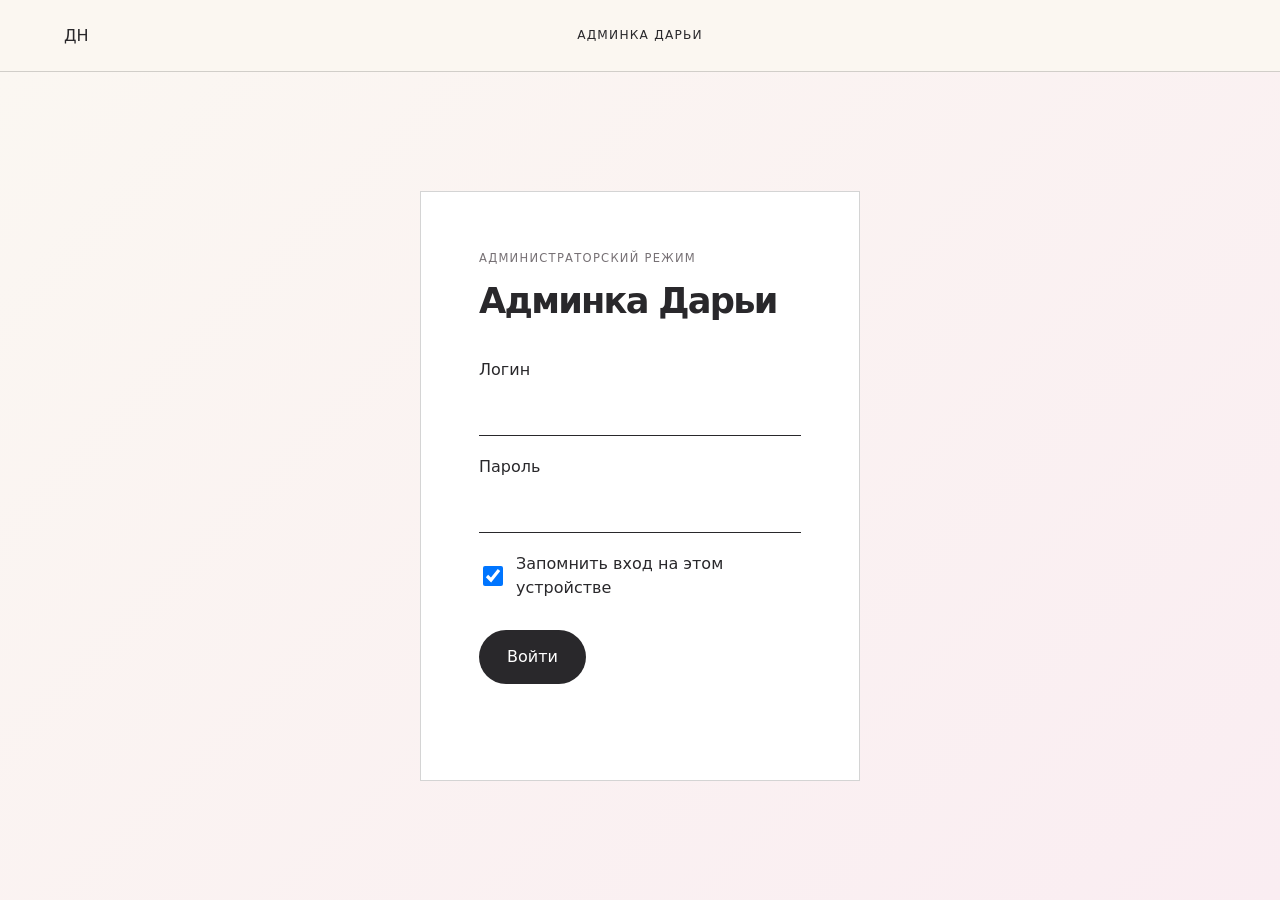
<file: admin.html>
<!doctype html>
<html lang="ru">
<head>
  <meta charset="utf-8" />
  <meta name="viewport" content="width=device-width, initial-scale=1, viewport-fit=cover" />
  <meta name="theme-color" content="#fbf7f2" />
  <meta name="robots" content="noindex,nofollow" />
  <title>Админка Дарьи — Дарья Ненькова</title>
  <link rel="preconnect" href="https://fonts.googleapis.com" />
  <link rel="preconnect" href="https://fonts.gstatic.com" crossorigin />
  <link href="https://fonts.googleapis.com/css2?family=Ysabeau:wght@100..500&display=swap" rel="stylesheet" />
  <link rel="stylesheet" href="admin.css?v=20261127-2" />
</head>
<body>
  <header class="admin-header">
    <a href="index.html" aria-label="Вернуться на сайт">ДН</a>
    <span>Админка Дарьи</span>
    <button id="logout" type="button" hidden>Выйти</button>
  </header>

  <main>
    <section id="login-view" class="login-view" aria-labelledby="login-title">
      <form id="login-form" class="login-card">
        <p>Администраторский режим</p>
        <h1 id="login-title">Админка Дарьи</h1>
        <label><span id="login-label">Логин</span><input name="login" autocomplete="username" required /></label>
        <label>Пароль<input name="password" type="password" autocomplete="current-password" required /></label>
        <label class="remember-login"><input name="remember" type="checkbox" checked /> Запомнить вход на этом устройстве</label>
        <button type="submit">Войти</button>
        <output id="login-message" role="status"></output>
      </form>
    </section>

    <section id="dashboard" class="dashboard" hidden>
      <iframe id="admin-site-preview" title="Сайт Дарьи в режиме редактирования" scrolling="no"></iframe>
      <div class="admin-tools">
        <button id="preview-mode" type="button" aria-pressed="false">Смотреть как посетитель</button>
        <a href="./#portfolio" target="_blank" rel="noopener">Открыть портфолио</a>
        <button id="open-sold-editor" type="button">Проданные картины</button>
        <label>Раздел для редактирования
          <select id="edit-section"><option value="">Выберите раздел</option><option value="about">Обо мне</option><option value="portfolio">Портфолио</option><option value="sold">Проданные картины</option><option value="pricing">Стоимость картины</option><option value="order">Как заказать картину</option><option value="contacts">Контакты</option></select>
        </label>
        <button id="edit-section-text" type="button">Изменить текст</button>
        <button id="new-work" type="button">Добавить картину</button>
        <button id="publish-local" class="publish-local" type="button" hidden>Опубликовать изменения</button>
        <h2>Изменения</h2>
        <ul id="changes-list"></ul>
        <output id="draft-status" role="status"></output>
      </div>
      <div class="library-head"><h2>Добавленные картины</h2><span id="work-count"></span></div>
      <div id="work-list" class="work-list"></div>
      <p id="empty-library">Здесь появятся добавленные картины.</p>
      <section id="built-in-works"><h2>Картины на сайте</h2><div id="built-in-list" class="work-list"></div></section>
    </section>
  </main>

  <dialog id="editor" class="editor">
    <div class="editor-head"><div><p>Новая работа</p><h2>Добавить картину</h2></div><button id="close-editor" type="button">Закрыть</button></div>
    <form id="artwork-form">
      <div class="editor-layout">
        <div class="preview-column">
          <div id="crop-preview" class="crop-preview"><span>Выберите главное фото</span><img alt="Предпросмотр картины" /></div>
          <label class="file-button">Добавить фото<input id="artwork-images" name="images" type="file" accept="image/*" multiple /></label>
          <p class="file-help">До восьми фото. Обложка видна в каталоге, остальные фото — в карточке. Новые снимки автоматически сжимаются до 280 КБ каждый.</p>
          <p id="photo-count" role="status"></p>
          <ul id="selected-photos" aria-label="Фотографии картины"></ul>
        </div>
        <div class="fields-column">
          <label>Название картины<input name="title" required maxlength="100" placeholder="Например, «Тишина сада»" /></label>
          <div class="field-row"><label>Год<input name="year" inputmode="numeric" value="2026" maxlength="4" required /></label><label>В какой раздел добавить<select name="status"><option>В портфолио</option><option>В наличии</option><option>Продана</option></select></label></div>
          <label>Материалы<input name="materials" maxlength="120" placeholder="Холст, масло" /></label>
          <button id="add-description" type="button" class="publish-local" aria-controls="artwork-description-field" aria-expanded="false">Добавить описание</button>
          <label id="artwork-description-field" hidden>Описание<textarea name="description" rows="7" maxlength="1200" placeholder="История картины, идея и вдохновение"></textarea></label>
          <label>Размер<input name="size" maxlength="60" placeholder="80 × 100 см" /></label>
          <label>Стоимость, ₽<input name="price" inputmode="numeric" placeholder="Необязательно" /></label>
          <button class="save-work" type="submit">Опубликовать</button>
          <output id="save-message" role="status"></output>
        </div>
      </div>
    </form>
  </dialog>

  <script src="artwork-pages.js?v=20261127-4"></script>
  <dialog id="publish-confirm" class="publish-confirm">
    <form method="dialog">
      <h2 id="publish-title">Опубликовать изменения?</h2>
      <p id="publish-hint"></p>
      <button type="submit">Отмена</button>
      <button id="confirm-publish" class="publish-local" type="button">Подтвердить</button>
    </form>
  </dialog>
  <dialog id="text-editor" class="publish-confirm">
    <form method="dialog" id="text-form">
      <h2 id="text-heading"></h2>
      <div id="text-fields"></div>
      <button value="cancel">Отмена</button>
      <button id="apply-text" value="save" class="publish-local">Сохранить черновик</button>
    </form>
  </dialog>
  <script>window.DARIA_CATALOG_CONFIG = { url: '', publishableKey: '' };</script>
  <script src="catalog-api.js?v=1"></script>
  <script src="admin.js?v=20261127-16"></script>
</body>
</html>
</file>
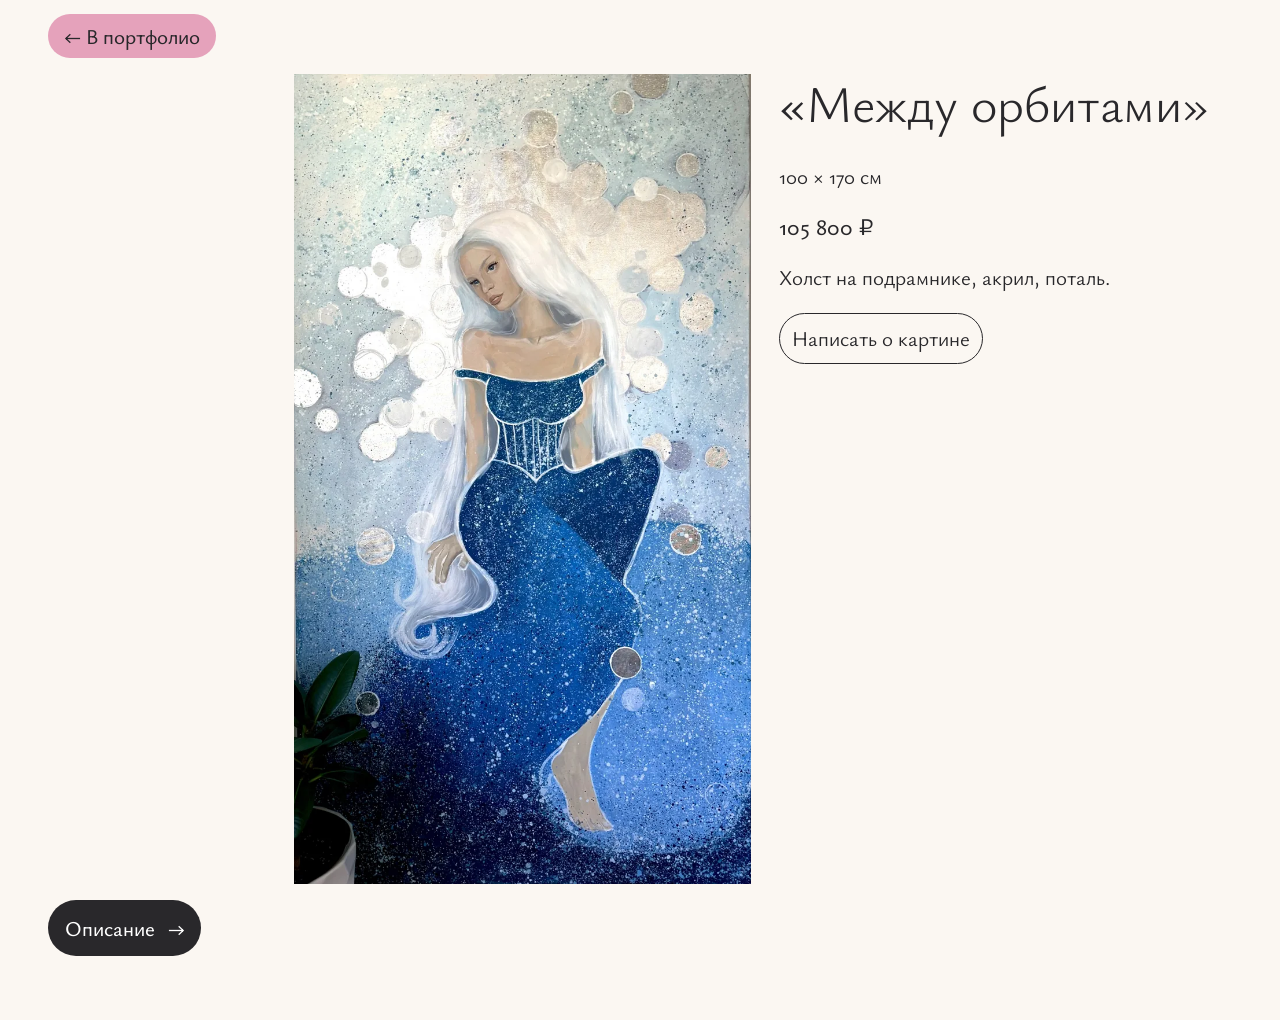
<file: between-orbits.html>
<!doctype html>
<html lang="ru">
<head>
  <meta charset="utf-8" />
  <meta name="viewport" content="width=device-width, initial-scale=1" />
  <title>Между орбитами — Дарья Ненькова</title>
  <link href="https://fonts.googleapis.com/css2?family=Ysabeau:wght@100..500&display=swap" rel="stylesheet" />
  <link rel="stylesheet" href="styles.css?v=20261126-13" />
</head>
<body>
  <main class="artwork-page">
    <a href="index.html#portfolio">← В портфолио</a>
    <img src="between-orbits-detail.webp" alt="Картина «Между орбитами»" />
    <div class="artwork-page-details">
    <h1>«Между орбитами»</h1>
    <p>100 × 170 см</p>
    <p class="artwork-price">105 800 ₽</p>
    <p>Холст на подрамнике, акрил, поталь.</p>
    </div>
    <details class="artwork-description">
      <summary>Описание <span aria-hidden="true">→</span></summary>
    <p>На картине «Между орбитами» девушка парит в невесомости: её синее платье сливается с космической глубиной, а белые волосы струятся, как лунный свет. Вокруг — пузырьки-орбиты, застывшие мгновения между мирами. Она не стремится ни вверх, ни вниз — ей хорошо в этом «между», где время замирает, а тишина звенит звёздами.</p>
    </details>

  </main>
  <script src="artwork-contact.js"></script>
</body>
</html>
</file>
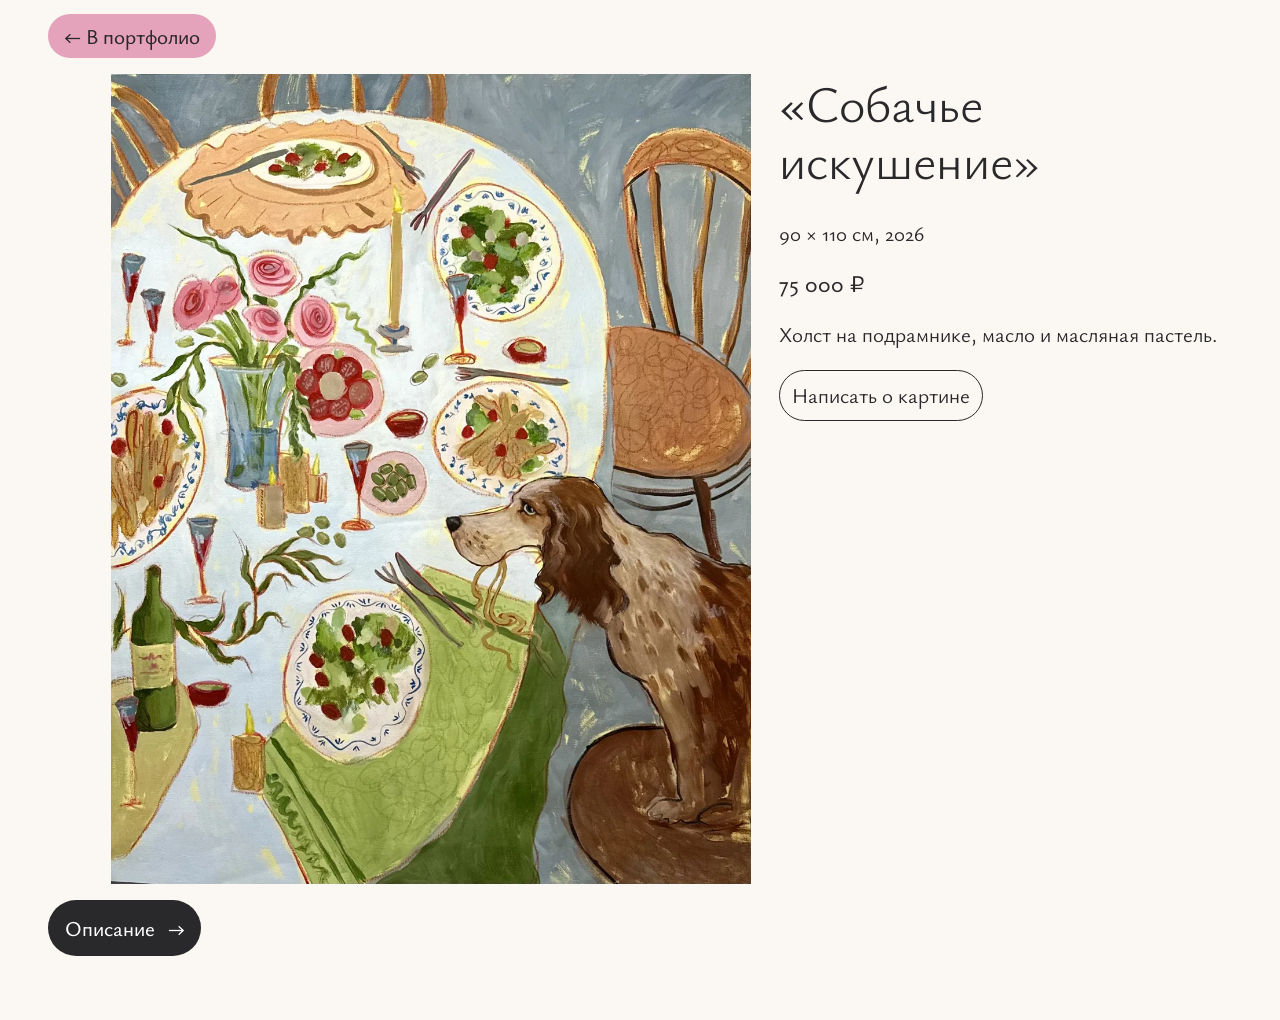
<file: dog-temptation.html>
<!doctype html>
<html lang="ru">
<head>
  <meta charset="utf-8" />
  <meta name="viewport" content="width=device-width, initial-scale=1" />
  <title>Собачье искушение — Дарья Ненькова</title>
  <link href="https://fonts.googleapis.com/css2?family=Ysabeau:wght@100..500&display=swap" rel="stylesheet" />
  <link rel="stylesheet" href="styles.css?v=20261126-13" />
</head>
<body>
  <main class="artwork-page">
    <a href="index.html#portfolio">← В портфолио</a>
    <img src="dog-temptation-detail.webp" alt="Картина «Собачье искушение»" width="1736" height="2200" />
    <div class="artwork-page-details">
    <h1>«Собачье искушение»</h1>
    <p>90 × 110 см, 2026</p>
    <p class="artwork-price">75 000 ₽</p>
    <p>Холст на подрамнике, масло и масляная пастель.</p>
    </div>
    <details class="artwork-description">
      <summary>Описание <span aria-hidden="true">→</span></summary>
    <p>Главный герой здесь — собака: в её взгляде читается и робость, и решимость.<br />
      Мне хотелось запечатлеть этот миг перед шалостью, когда секунды тянутся особенно долго. Картина — о маленьких домашних драмах, которые делают нашу жизнь живой и настоящей.</p>
    </details>

  </main>
  <script src="artwork-contact.js"></script>
</body>
</html>
</file>
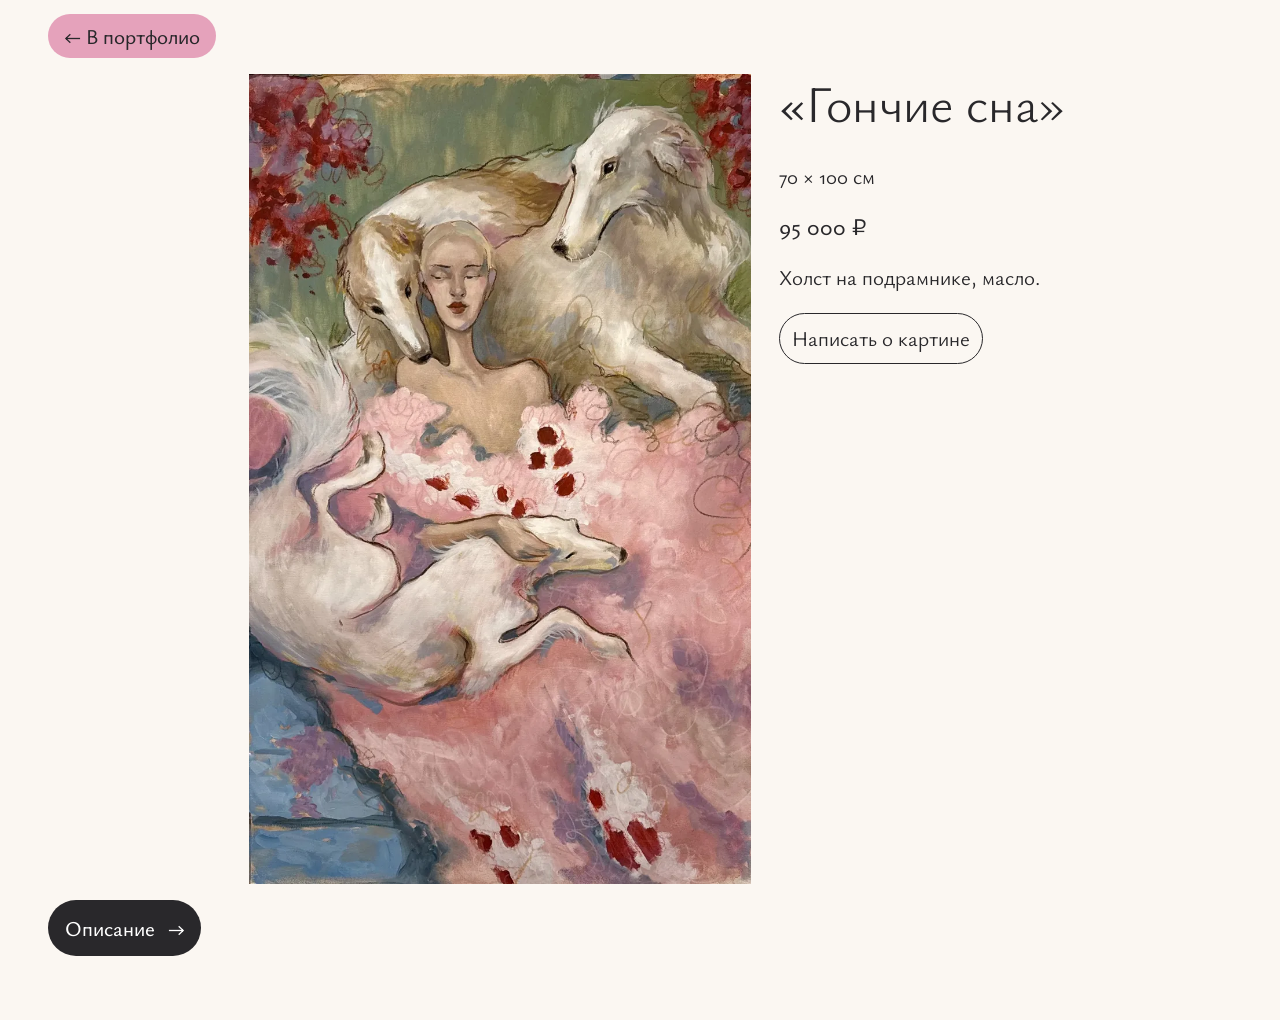
<file: dream-hounds.html>
<!doctype html>
<html lang="ru">
<head>
  <meta charset="utf-8" />
  <meta name="viewport" content="width=device-width, initial-scale=1" />
  <title>Гончие сна — Дарья Ненькова</title>
  <link href="https://fonts.googleapis.com/css2?family=Ysabeau:wght@100..500&display=swap" rel="stylesheet" />
  <link rel="stylesheet" href="styles.css?v=20261126-13" />
</head>
<body>
  <main class="artwork-page">
    <a href="index.html#portfolio">← В портфолио</a>
    <img src="dream-hounds-detail.webp" alt="Картина «Гончие сна»" />
    <div class="artwork-page-details">
    <h1>«Гончие сна»</h1>
    <p>70 × 100 см</p>
    <p class="artwork-price">95 000 ₽</p>
    <p>Холст на подрамнике, масло.</p>
    </div>
    <details class="artwork-description">
      <summary>Описание <span aria-hidden="true">→</span></summary>
    <p>Картина выполнена в стиле <strong>ар-деко</strong> с заметными отсылками к эстетике <strong>рококо</strong> и мягкой импрессионистской манерой письма.</p>
    </details>

  </main>
  <script src="artwork-contact.js"></script>
</body>
</html>
</file>
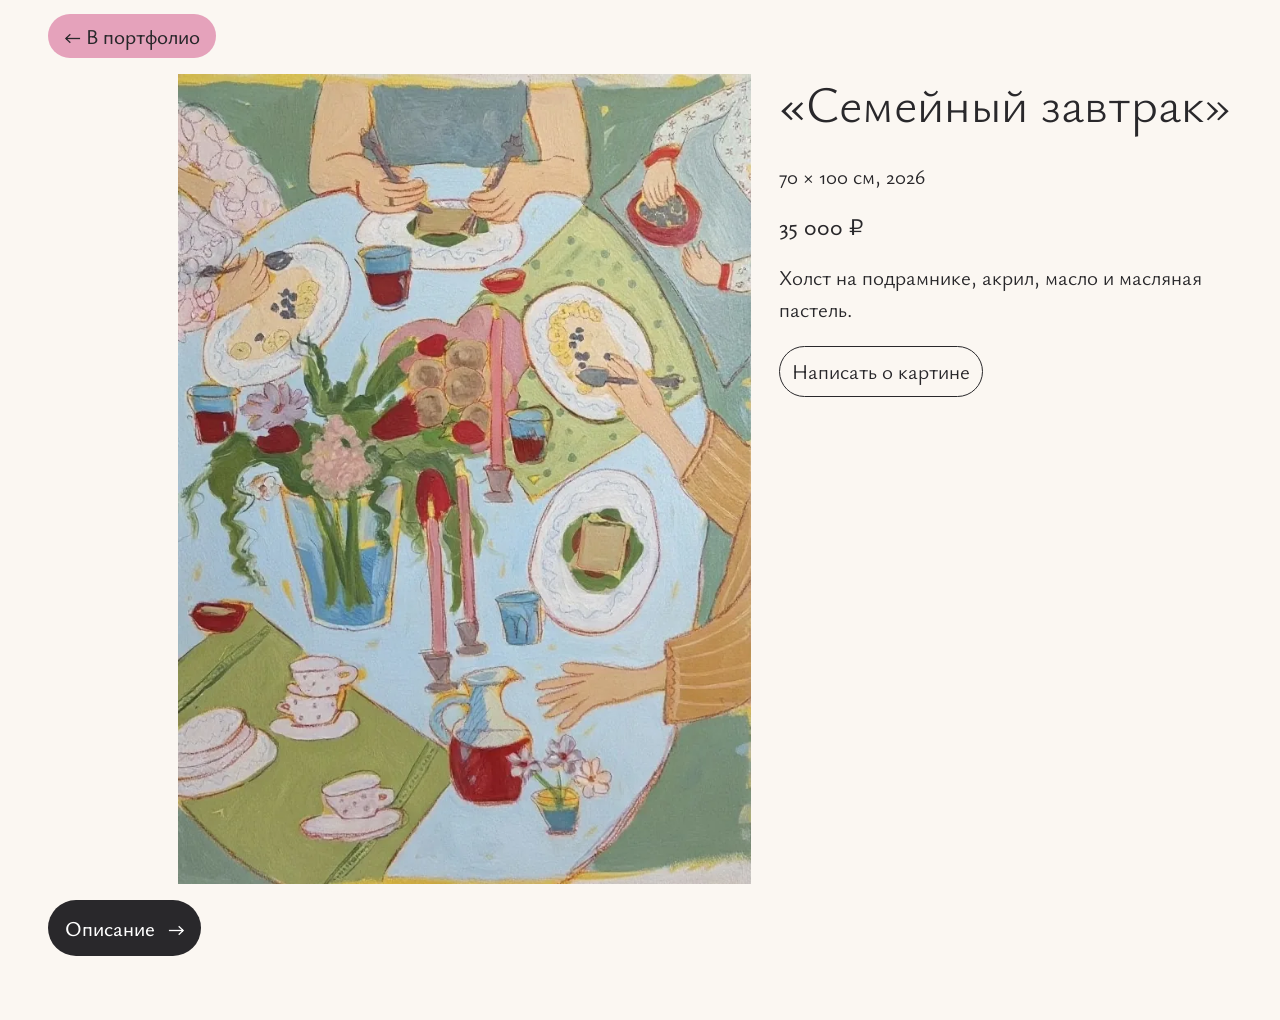
<file: family-breakfast.html>
<!doctype html>
<html lang="ru">
<head>
  <meta charset="utf-8" />
  <meta name="viewport" content="width=device-width, initial-scale=1" />
  <title>Семейный завтрак — Дарья Ненькова</title>
  <link href="https://fonts.googleapis.com/css2?family=Ysabeau:wght@100..500&display=swap" rel="stylesheet" />
  <link rel="stylesheet" href="styles.css?v=20261126-13" />
</head>
<body>
  <main class="artwork-page">
    <a href="index.html#portfolio">← В портфолио</a>
    <img src="family-breakfast-detail.webp" alt="Картина «Семейный завтрак»" />
    <div class="artwork-page-details">
    <h1>«Семейный завтрак»</h1>
    <p>70 × 100 см, 2026</p>
    <p class="artwork-price">35 000 ₽</p>
    <p>Холст на подрамнике, акрил, масло и масляная пастель.</p>
    </div>
    <details class="artwork-description">
      <summary>Описание <span aria-hidden="true">→</span></summary>
    <p>На картине — фрагмент застолья: вид сверху на круглый стол с тарелками, чашками, кувшином, вазой с цветами и свечами. Вокруг — руки и фрагменты фигур людей. Композиция в стилистике наивного искусства, с мягкой пастельной палитрой и нарочито упрощёнными формами, передаёт атмосферу уютного совместного обеда или ужина.</p>
    </details>

  </main>
  <script src="artwork-contact.js"></script>
</body>
</html>
</file>
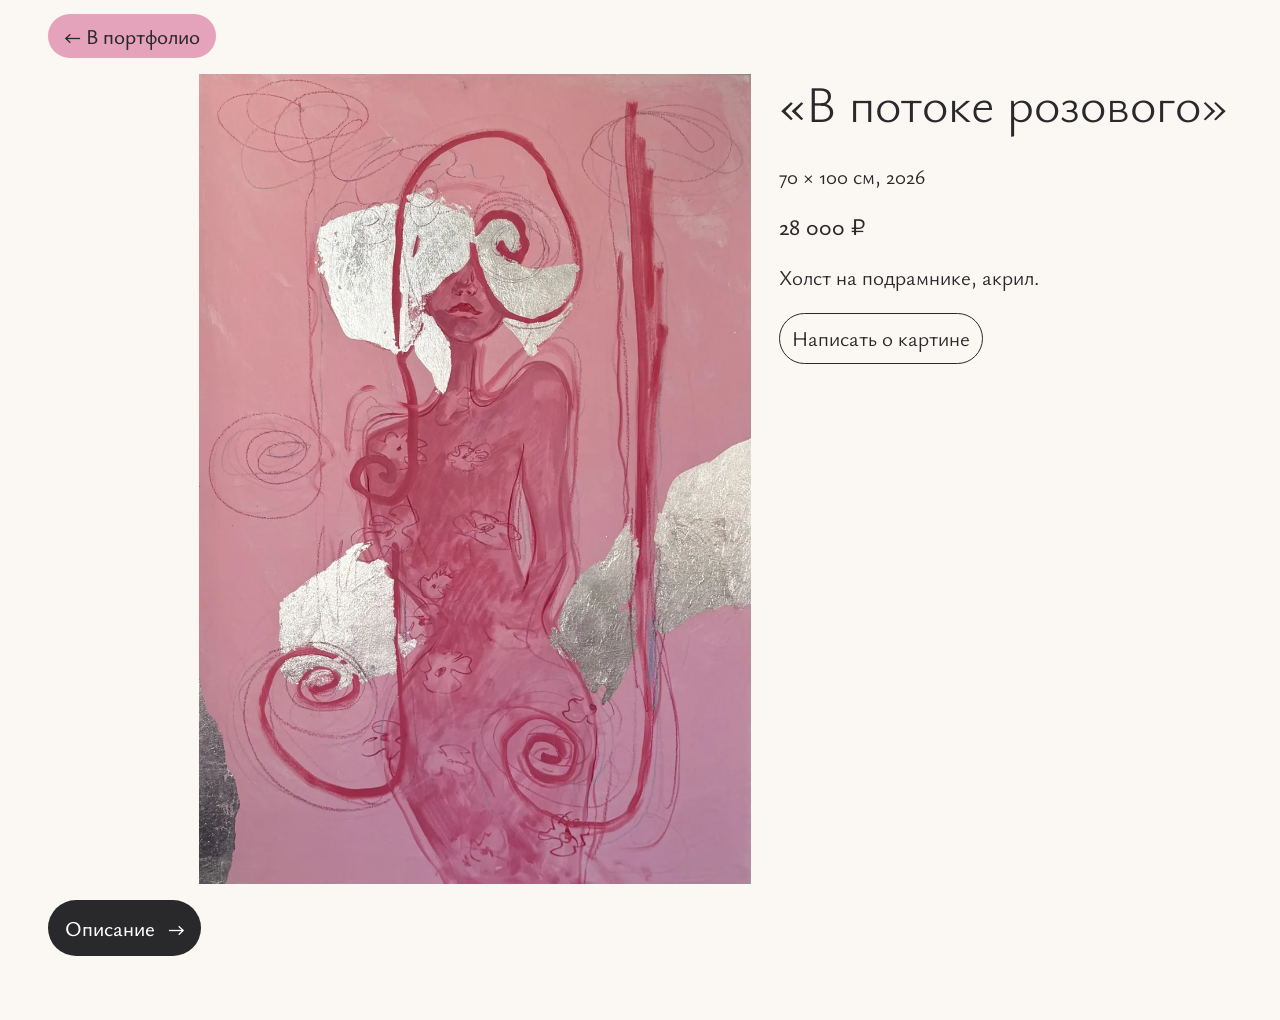
<file: in-the-flow-of-pink.html>
<!doctype html>
<html lang="ru">
<head>
  <meta charset="utf-8" />
  <meta name="viewport" content="width=device-width, initial-scale=1" />
  <title>В потоке розового — Дарья Ненькова</title>
  <link href="https://fonts.googleapis.com/css2?family=Ysabeau:wght@100..500&display=swap" rel="stylesheet" />
  <link rel="stylesheet" href="styles.css?v=20261126-13" />
</head>
<body>
  <main class="artwork-page">
    <a href="index.html#portfolio">← В портфолио</a>
    <img src="in-the-flow-of-pink-detail.webp" alt="Картина «В потоке розового»" />
    <div class="artwork-page-details">
    <h1>«В потоке розового»</h1>
    <p>70 × 100 см, 2026</p>
    <p class="artwork-price">28 000 ₽</p>
    <p>Холст на подрамнике, акрил.</p>
    </div>
    <details class="artwork-description">
      <summary>Описание <span aria-hidden="true">→</span></summary>
    <p>Абстрактная картина в розовых тонах: стилизованный женский силуэт, плавные завитки, лёгкая недосказанность образа.</p>
    </details>

  </main>
  <script src="artwork-contact.js"></script>
</body>
</html>
</file>
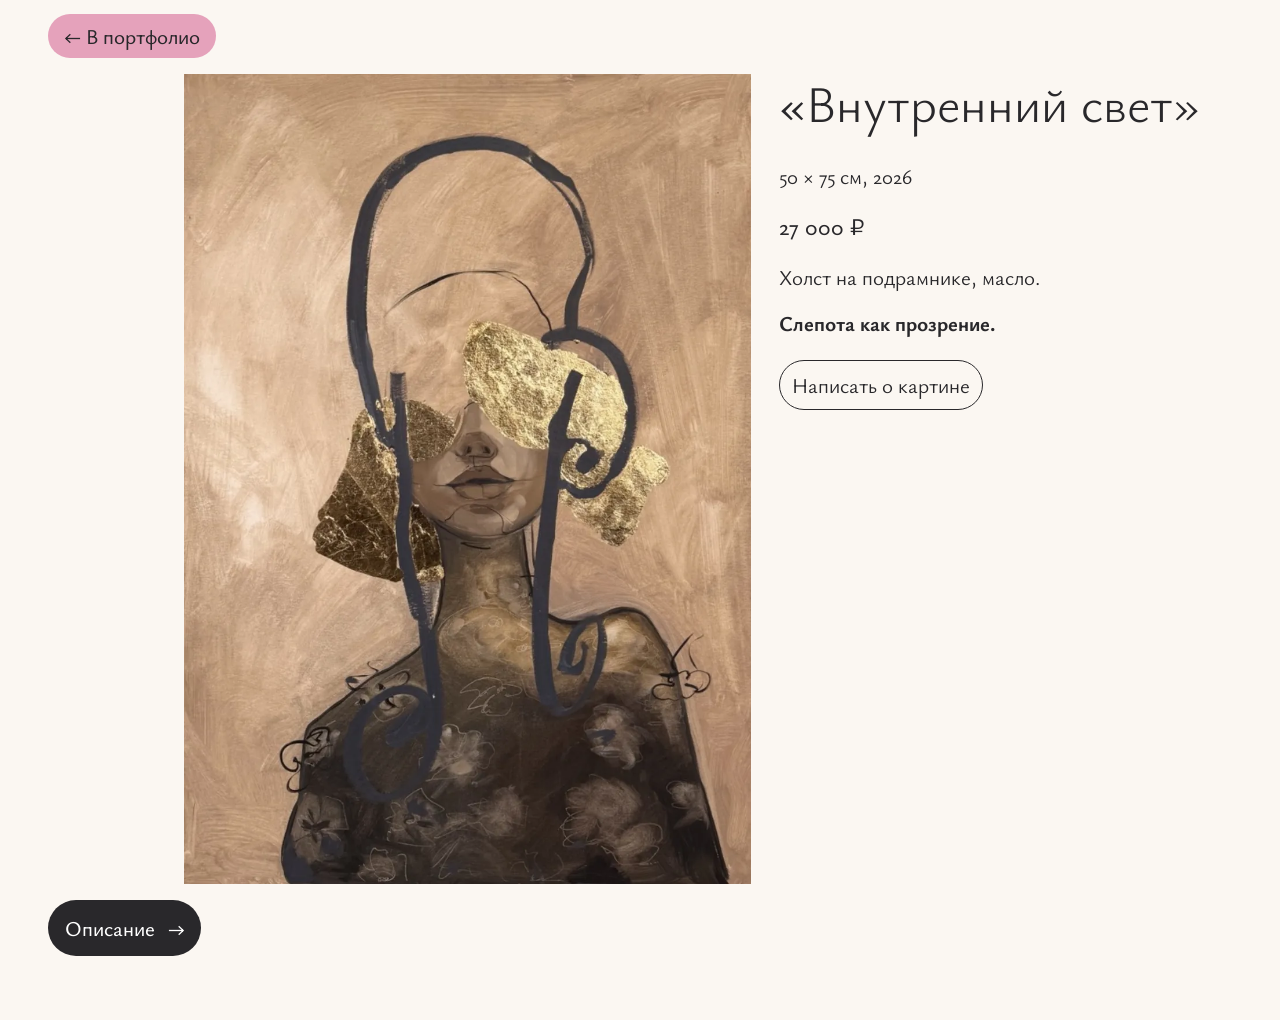
<file: inner-light.html>
<!doctype html>
<html lang="ru">
<head>
  <meta charset="utf-8" />
  <meta name="viewport" content="width=device-width, initial-scale=1" />
  <title>Внутренний свет — Дарья Ненькова</title>
  <link href="https://fonts.googleapis.com/css2?family=Ysabeau:wght@100..500&display=swap" rel="stylesheet" />
  <link rel="stylesheet" href="styles.css?v=20261126-13" />
</head>
<body>
  <main class="artwork-page">
    <a href="index.html#portfolio">← В портфолио</a>
    <img src="inner-light-detail.webp" alt="Картина «Внутренний свет»" />
    <div class="artwork-page-details">
    <h1>«Внутренний свет»</h1>
    <p>50 × 75 см, 2026</p>
    <p class="artwork-price">27 000 ₽</p>
    <p>Холст на подрамнике, масло.</p>
    <p><strong>Слепота как прозрение.</strong></p>
    </div>
    <details class="artwork-description">
      <summary>Описание <span aria-hidden="true">→</span></summary>
    <p><strong>Слепота как прозрение.</strong> Золото, закрывающее глаз, можно трактовать как замену обычного зрения внутренним видением: героиня «видит» не глазами, а интуицией или памятью. В целом, работа балансирует между личной исповедью и универсальным символом: это размышление о том, что скрыто от взгляда, и о цене, которую мы придаём невидимому.</p>
    </details>

  </main>
  <script src="artwork-contact.js"></script>
</body>
</html>
</file>
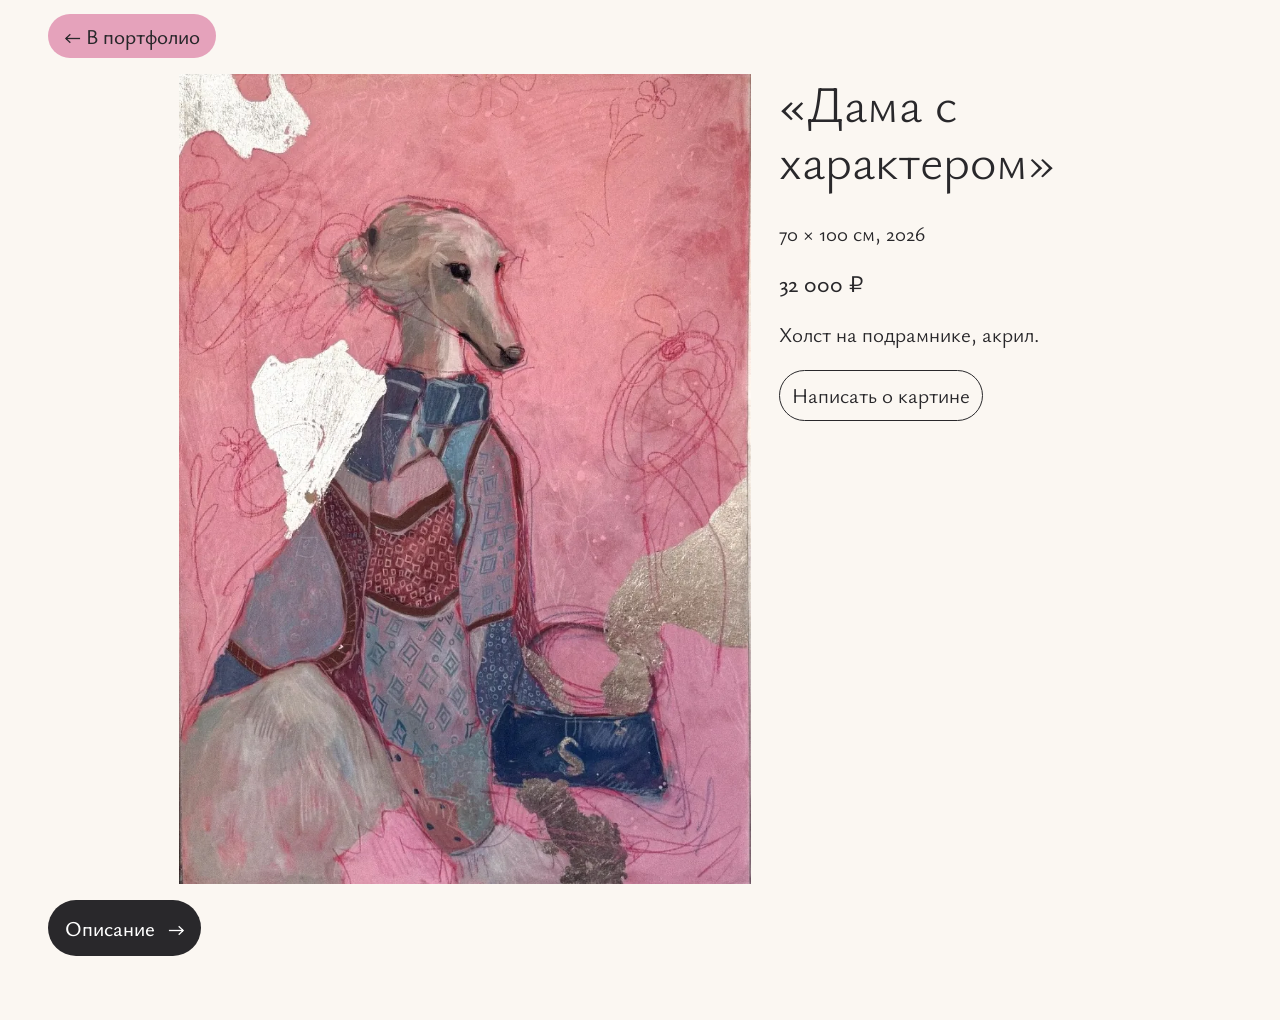
<file: lady-with-character.html>
<!doctype html>
<html lang="ru">
<head>
  <meta charset="utf-8" />
  <meta name="viewport" content="width=device-width, initial-scale=1" />
  <title>Дама с характером — Дарья Ненькова</title>
  <link href="https://fonts.googleapis.com/css2?family=Ysabeau:wght@100..500&display=swap" rel="stylesheet" />
  <link rel="stylesheet" href="styles.css?v=20261126-13" />
</head>
<body>
  <main class="artwork-page">
    <a href="index.html#portfolio">← В портфолио</a>
    <img src="lady-with-character-detail.webp" alt="Картина «Дама с характером»" />
    <div class="artwork-page-details">
    <h1>«Дама с характером»</h1>
    <p>70 × 100 см, 2026</p>
    <p class="artwork-price">32 000 ₽</p>
    <p>Холст на подрамнике, акрил.</p>
    </div>
    <details class="artwork-description">
      <summary>Описание <span aria-hidden="true">→</span></summary>
    <p>Левретка Амели в платье с узором и синей сумочкой ждёт начала бала в галерее «Розовый рассвет». Розовый фон — как предвкушение праздника, а лёгкие линии — её мечущиеся от волнения мысли. Вот-вот она шагнёт в зал — и все взгляды будут на ней.</p>
    </details>

  </main>
  <script src="artwork-contact.js"></script>
</body>
</html>
</file>
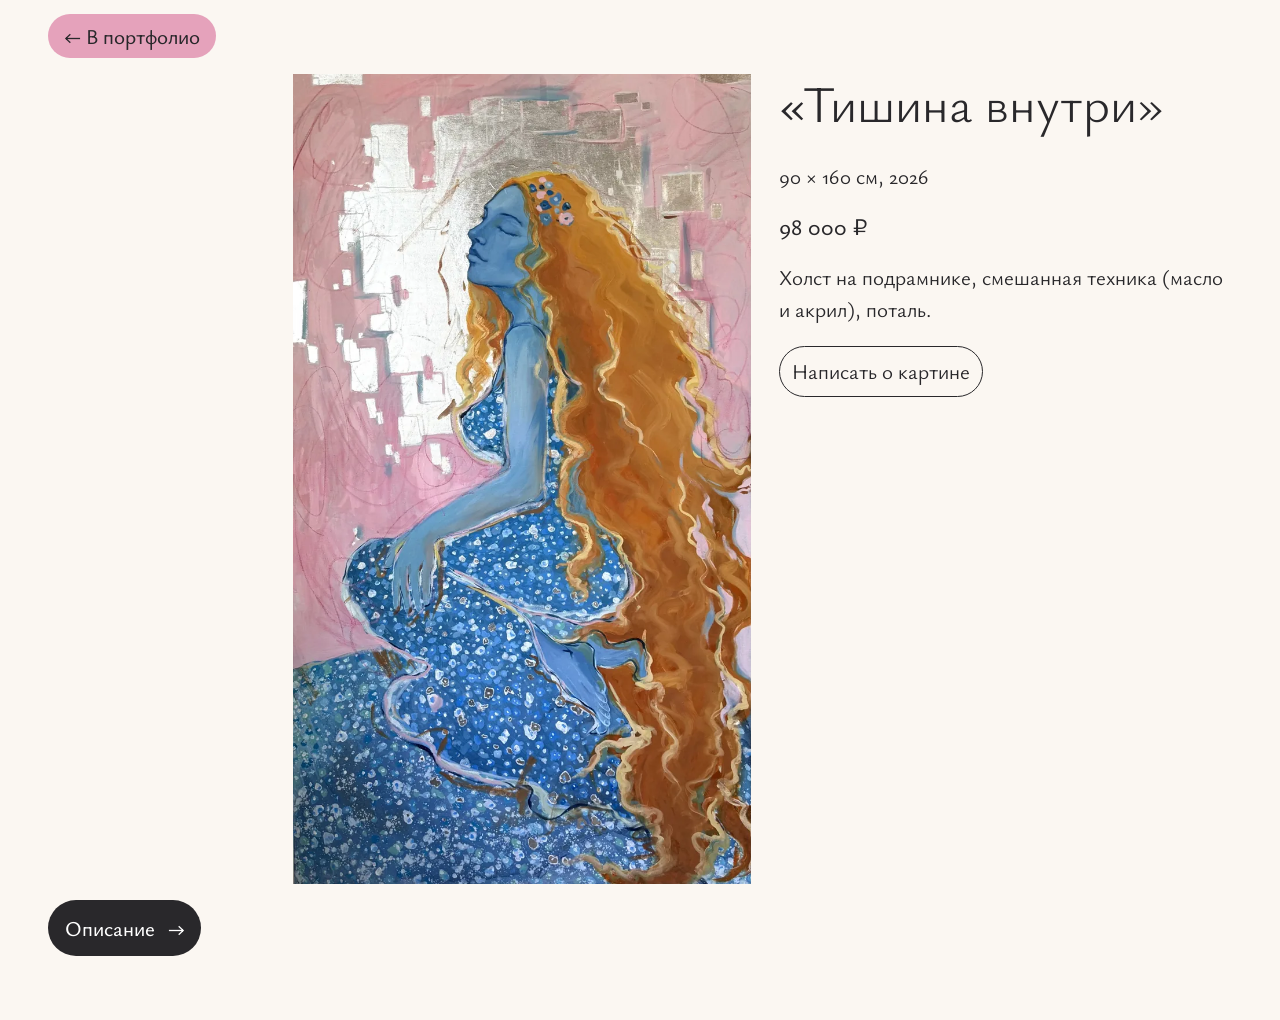
<file: silence-within.html>
<!doctype html>
<html lang="ru">
<head>
  <meta charset="utf-8" />
  <meta name="viewport" content="width=device-width, initial-scale=1" />
  <title>Тишина внутри — Дарья Ненькова</title>
  <link href="https://fonts.googleapis.com/css2?family=Ysabeau:wght@100..500&display=swap" rel="stylesheet" />
  <link rel="stylesheet" href="styles.css?v=20261126-13" />
</head>
<body>
  <main class="artwork-page">
    <a href="index.html#portfolio">← В портфолио</a>
    <img src="silence-within-detail.webp" alt="Картина «Тишина внутри»" />
    <div class="artwork-page-details">
    <h1>«Тишина внутри»</h1>
    <p>90 × 160 см, 2026</p>
    <p class="artwork-price">98 000 ₽</p>
    <p>Холст на подрамнике, смешанная техника (масло и акрил), поталь.</p>
    </div>
    <details class="artwork-description">
      <summary>Описание <span aria-hidden="true">→</span></summary>
    <p>Девушка на картине «Тишина внутри» укрылась от суеты и прислушалась к себе. Тёплые волны волос и прохладный силуэт будто балансируют между внешним шумом и внутренней тишиной — и зовут зрителя тоже ненадолго остановиться и выдохнуть.</p>
    </details>

  </main>
  <script src="artwork-contact.js"></script>
</body>
</html>
</file>
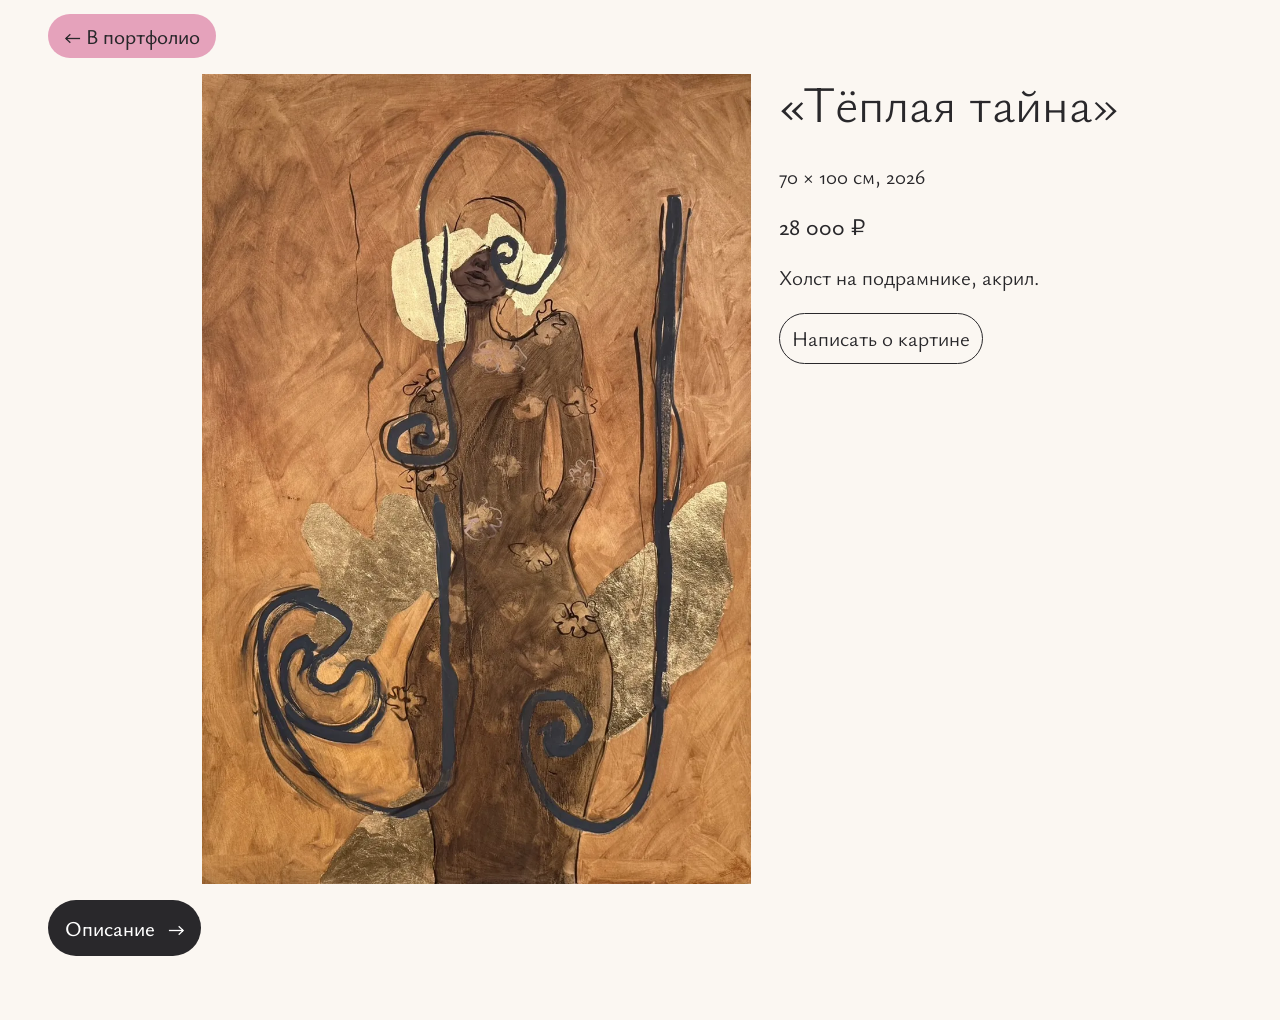
<file: warm-mystery.html>
<!doctype html>
<html lang="ru">
<head>
  <meta charset="utf-8" />
  <meta name="viewport" content="width=device-width, initial-scale=1" />
  <title>Тёплая тайна — Дарья Ненькова</title>
  <link href="https://fonts.googleapis.com/css2?family=Ysabeau:wght@100..500&display=swap" rel="stylesheet" />
  <link rel="stylesheet" href="styles.css?v=20261126-13" />
</head>
<body>
  <main class="artwork-page">
    <a href="index.html#portfolio">← В портфолио</a>
    <img src="warm-mystery-detail.webp" alt="Картина «Тёплая тайна»" />
    <div class="artwork-page-details">
    <h1>«Тёплая тайна»</h1>
    <p>70 × 100 см, 2026</p>
    <p class="artwork-price">28 000 ₽</p>
    <p>Холст на подрамнике, акрил.</p>
    </div>
    <details class="artwork-description">
      <summary>Описание <span aria-hidden="true">→</span></summary>
    <p>Стилизованный женский силуэт в тёплой коричнево-бежевой гамме; выразительные тёмно-синие завитки и линии, фактурные серебристо-серые вставки, мелкие цветочные узоры — образ с мистическим оттенком.</p>
    </details>

  </main>
  <script src="artwork-contact.js"></script>
</body>
</html>
</file>
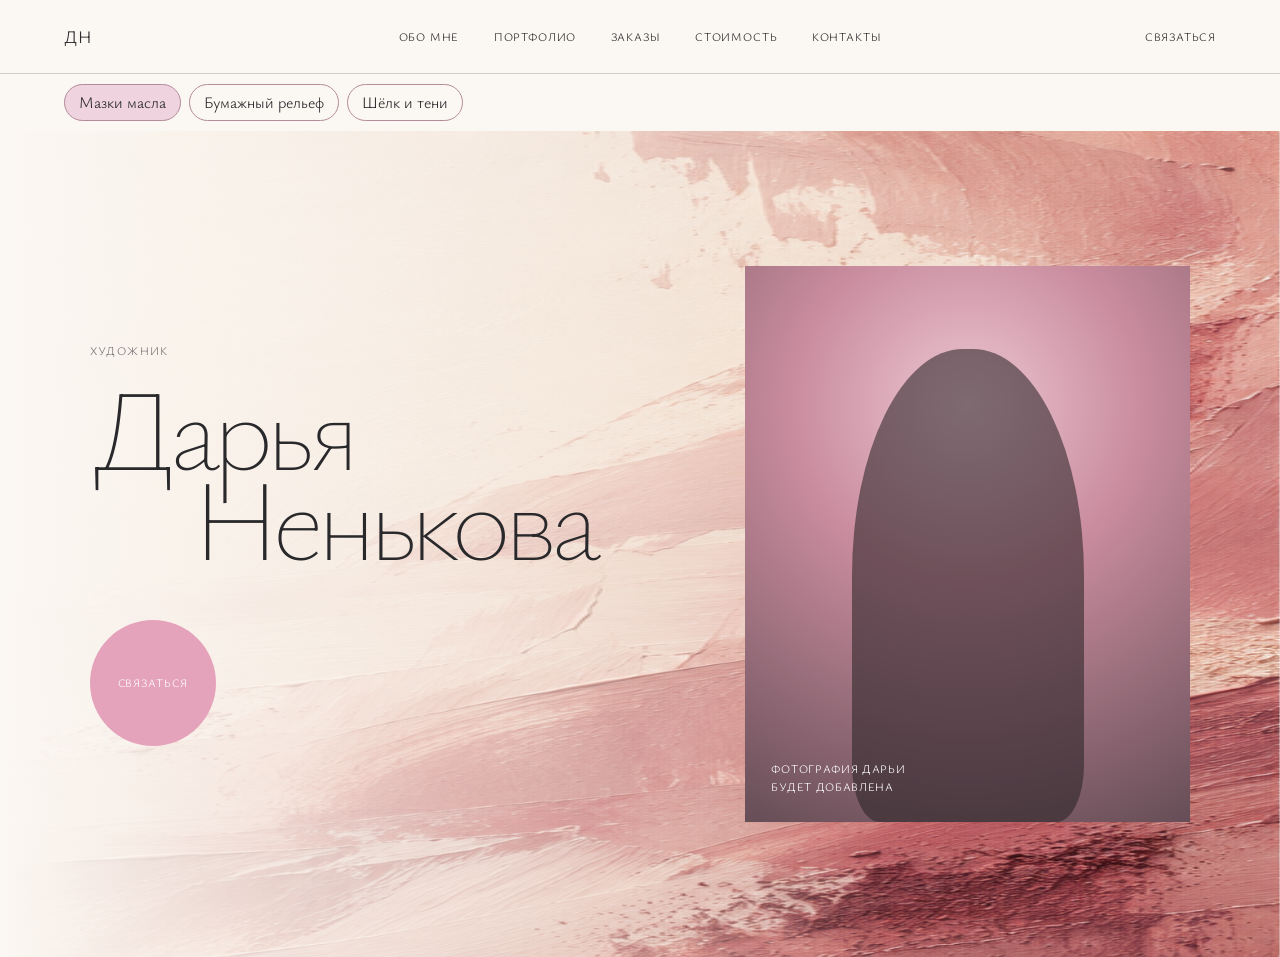
<file: Первый экран.html>
<!doctype html>
<html lang="ru">
<head>
  <meta charset="utf-8" />
  <meta name="viewport" content="width=device-width, initial-scale=1, viewport-fit=cover" />
  <meta name="theme-color" content="#fbf7f2" />
  <meta name="description" content="Дарья Ненькова — художница. Авторские картины и работы на заказ." />
  <title>Дарья Ненькова — художница</title>
  <link rel="preconnect" href="https://fonts.googleapis.com" />
  <link rel="preconnect" href="https://fonts.gstatic.com" crossorigin />
  <link href="https://fonts.googleapis.com/css2?family=Ysabeau:wght@100..500&display=swap" rel="stylesheet" />
  <style>
:root {
  --paper: #fbf7f2;
  --blue: #edf4ff;
  --blush: #faedf2;
  --rose: #e5a2bb;
  --rose-dark: #be718f;
  --ink: #29282b;
  --muted: #777175;
  --line: rgba(41, 40, 43, .2);
  --font: Ysabeau, Arial, sans-serif;
}

* { box-sizing: border-box; }
html { width: 100%; scroll-behavior: smooth; }
body { width: 100%; min-width: 0; margin: 0; overflow-x: hidden; background: var(--paper); color: var(--ink); font: 300 16px/1.55 var(--font); }
body:has(dialog[open]) { overflow: hidden; }
img { display: block; max-width: 100%; }
a { color: inherit; text-decoration: none; }
button { color: inherit; font: inherit; }

.site-header { position: sticky; z-index: 20; top: 0; min-height: 74px; display: grid; grid-template-columns: 1fr auto 1fr; align-items: center; gap: 30px; padding: 0 clamp(22px, 5vw, 80px); border-bottom: 1px solid var(--line); background: rgba(251, 247, 242, .94); backdrop-filter: blur(14px); }
.brand { justify-self: start; font-size: 1.1rem; font-weight: 300; letter-spacing: .08em; }
.site-nav { display: flex; gap: clamp(18px, 2.7vw, 42px); font-size: .72rem; letter-spacing: .07em; text-transform: uppercase; }
.site-nav a, .header-contact { transition: color .2s; }
.site-nav a:hover, .header-contact:hover { color: var(--rose-dark); }
.header-contact { justify-self: end; font-size: .72rem; letter-spacing: .07em; text-transform: uppercase; }
.menu-toggle { display: none; justify-self: end; padding: 0; border: 0; background: transparent; text-transform: uppercase; }

.hero { position: relative; min-height: calc(100svh - 74px); display: grid; grid-template-columns: minmax(0, 1.12fr) minmax(320px, .88fr); align-items: center; gap: clamp(45px, 7vw, 120px); padding: clamp(70px, 10vh, 130px) clamp(24px, 7vw, 110px); overflow: hidden; }
.hero-copy { position: relative; z-index: 2; }
.eyebrow, .section-index, .section-title > p { margin: 0 0 22px; color: var(--muted); font-size: .73rem; letter-spacing: .12em; text-transform: uppercase; }
.hero h1 { max-width: 750px; margin: 0; font: 100 clamp(5rem, 9vw, 10.5rem)/.78 var(--font); letter-spacing: -.06em; }
.hero h1 span { display: block; }
.hero h1 span + span { margin-left: clamp(40px, 8vw, 130px); }
.circle-link { width: 126px; aspect-ratio: 1; display: inline-flex; align-items: center; justify-content: center; margin-top: 58px; border-radius: 50%; background: var(--rose); color: white; font-size: .71rem; letter-spacing: .08em; text-transform: uppercase; transition: transform .25s, background .25s; }
.circle-link:hover { transform: scale(1.05); background: var(--rose-dark); }
.hero-portrait { position: relative; z-index: 2; width: min(100%, 510px); aspect-ratio: 4 / 5; display: flex; align-items: flex-end; padding: 26px; justify-self: end; background: radial-gradient(circle at 50% 25%, #edc7d2 0, #c98c9e 37%, #654d56 100%); color: white; font-size: .72rem; letter-spacing: .06em; text-transform: uppercase; }
.hero-portrait::before { content: ""; position: absolute; inset: 15% 24% 0; border-radius: 48% 48% 12% 12%; background: rgba(41, 35, 39, .56); }
.hero-portrait.cms-has-image::before { display: none; }
.hero-portrait span { position: relative; z-index: 1; }
.hero { background: radial-gradient(ellipse at 78% 82%, #f3dce4 0%, transparent 64%), var(--paper); }

.section-pad { padding: clamp(90px, 12vw, 170px) clamp(22px, 7vw, 110px); }
.section-title { margin-bottom: clamp(55px, 7vw, 95px); }
.section-title.centered { text-align: center; }
.section-title h2, .pricing h2, .contacts h2 { max-width: 1050px; margin: 0; font: 100 clamp(3.1rem, 6.2vw, 7rem)/.98 var(--font); letter-spacing: -.045em; }

.about { background: #fffaf6; }
.about-layout { display: grid; grid-template-columns: minmax(0, 1fr) minmax(0, .86fr); gap: clamp(50px, 9vw, 150px); align-items: center; }
.about-photo { min-height: 560px; display: flex; align-items: flex-end; padding: 24px; background: linear-gradient(145deg, rgba(255,255,255,.15), transparent), url('met-437984.jpg') center / cover; color: white; font-size: .75rem; letter-spacing: .08em; text-transform: uppercase; }
.about-text { max-width: 600px; }
.about-text .lead { margin-top: 0; font-size: clamp(1.45rem, 2.2vw, 2.25rem); line-height: 1.32; }
.about-text p:not(.lead) { color: var(--muted); }
.soft-button { min-height: 58px; display: inline-flex; align-items: center; justify-content: center; margin-top: 30px; padding: 0 34px; border-radius: 999px; background: var(--rose); color: white; font-size: .73rem; letter-spacing: .08em; text-transform: uppercase; transition: background .25s, transform .25s; }
.soft-button:hover { background: var(--rose-dark); transform: translateY(-2px); }

.portfolio { background: var(--blue); }
.commissions { background: var(--blush); }
.project-card { width: min(100%, 820px); display: block; margin: 0 auto; padding: 0; border: 0; background: transparent; text-align: left; cursor: pointer; }
.project-cover { display: block; overflow: hidden; background: #dce7f6; }
.project-cover img { width: 100%; aspect-ratio: 16 / 10; object-fit: cover; transition: transform .8s cubic-bezier(.2,.7,.2,1); }
.project-card:hover .project-cover img { transform: scale(1.018); }
.project-copy { display: flex; align-items: baseline; justify-content: space-between; gap: 24px; padding-top: 20px; border-bottom: 1px solid var(--ink); padding-bottom: 16px; }
.project-copy strong { font: 200 clamp(1.8rem, 3.5vw, 3.8rem)/1 var(--font); }
.project-copy small { color: var(--muted); font-size: .82rem; letter-spacing: .09em; }
.project-note { width: min(100%, 820px); }
.art-grid { width: min(100%, 1120px); display: grid; grid-template-columns: repeat(2, minmax(0, 1fr)); gap: clamp(44px, 6vw, 88px) clamp(24px, 4vw, 64px); margin: 0 auto; }
.art-card { min-width: 0; padding: 0; border: 0; background: transparent; text-align: left; cursor: pointer; }
.art-card img { width: 100%; aspect-ratio: 4 / 5; object-fit: cover; background: #e8e3df; transition: transform .65s cubic-bezier(.2,.7,.2,1), filter .3s; }
.art-card:hover img { transform: translateY(-6px); filter: saturate(1.04); }
.art-card-copy { display: flex; justify-content: space-between; gap: 20px; padding-top: 16px; }
.art-card-copy strong { font-size: clamp(1.05rem, 1.5vw, 1.4rem); font-weight: 300; line-height: 1.25; }
.art-card-copy small { color: var(--muted); font-size: .75rem; text-align: right; }
.section-note { max-width: 1120px; margin: 52px auto 0; color: var(--muted); font-size: .8rem; }
.compact .art-card img { aspect-ratio: 1 / 1; }

.pricing { display: grid; grid-template-columns: minmax(0, 1fr) minmax(360px, .72fr); gap: clamp(55px, 9vw, 140px); align-items: center; background: white; }
.pricing-copy { max-width: 720px; }
.pricing-lead { max-width: 650px; margin: 42px 0 28px; font-size: clamp(1.25rem, 2vw, 1.85rem); line-height: 1.35; }
.pricing ul { margin: 0; padding: 0; list-style: none; font-size: clamp(1.18rem, 1.8vw, 1.65rem); }
.pricing li::before { content: "•"; margin-right: 10px; color: var(--rose-dark); }
.pricing-art { margin: 0; }
.pricing-art img { width: 100%; aspect-ratio: 4 / 5; object-fit: cover; }
.pricing-art figcaption { padding-top: 13px; color: var(--muted); font-size: .78rem; }

.order { background: #f6f0ea; }
.order-layout { display: grid; grid-template-columns: minmax(320px, .75fr) minmax(0, 1.25fr); gap: clamp(55px, 9vw, 140px); align-items: start; }
.wrapped-art { min-height: 600px; display: flex; align-items: flex-end; padding: 24px; background: linear-gradient(120deg, transparent 49.2%, #b94862 49.4%, #b94862 51%, transparent 51.2%), linear-gradient(30deg, #c9b49f, #9d8775); color: white; font-size: .72rem; letter-spacing: .08em; text-transform: uppercase; }
.order-steps { border-top: 1px solid var(--ink); }
.order-steps article { display: grid; grid-template-columns: 52px 1fr; gap: 22px; padding: 28px 0; border-bottom: 1px solid var(--line); }
.order-steps article > span { color: var(--rose-dark); font-size: .75rem; letter-spacing: .08em; }
.order-steps h3 { margin: 0 0 7px; font-size: 1.35rem; font-weight: 300; }
.order-steps p { max-width: 690px; margin: 0; color: var(--muted); }
.order-steps article p + p { margin-top: 12px; }
.order-steps strong { color: var(--ink); font-weight: 500; }
.order-includes { margin: 28px 0 0; padding: 22px 24px; background: var(--blush); color: var(--ink) !important; }
.order-includes h3 { margin: 0 0 12px; font-size: 1.15rem; font-weight: 400; }
.order-includes ul { margin: 0 0 20px; padding-left: 20px; }
.order-includes p { color: var(--ink); }

.contacts { background: #f1d9e3; }
.contacts h2 { max-width: 940px; }
.contacts-intro { max-width: 610px; margin: 35px 0 70px; font-size: 1.25rem; }
.contact-links { max-width: 920px; margin-left: auto; border-top: 1px solid var(--ink); }
.contact-links a { min-height: 98px; display: grid; grid-template-columns: 1fr auto; gap: 20px; align-items: center; border-bottom: 1px solid var(--ink); }
.contact-links span { font: 200 clamp(1.65rem, 3vw, 2.7rem)/1 var(--font); }
.contact-links small { color: var(--muted); }
footer { min-height: 90px; display: flex; align-items: center; justify-content: space-between; gap: 24px; padding: 24px clamp(22px, 7vw, 110px); border-top: 1px solid var(--line); background: #f1d9e3; font-size: .7rem; letter-spacing: .08em; text-transform: uppercase; }
.footer-actions { display: flex; gap: 28px; }

.project-dialog { width: min(1180px, calc(100% - 32px)); max-height: calc(100svh - 32px); padding: 0 clamp(22px, 6vw, 80px) clamp(50px, 7vw, 90px); border: 0; background: var(--blue); color: var(--ink); }
.project-dialog::backdrop { background: rgba(24, 22, 24, .72); backdrop-filter: blur(5px); }
.project-dialog-head { position: sticky; z-index: 3; top: 0; display: flex; align-items: flex-start; justify-content: space-between; gap: 30px; padding: 38px 0 32px; background: rgba(237,244,255,.96); border-bottom: 1px solid var(--line); }
.project-dialog-head p { margin: 0 0 8px; color: var(--muted); font-size: .72rem; letter-spacing: .1em; text-transform: uppercase; }
.project-dialog-head h2 { margin: 0; font: 100 clamp(2.8rem, 6vw, 6.3rem)/.92 var(--font); letter-spacing: -.045em; }
.project-close { padding: 10px 0; border: 0; background: transparent; font-size: .72rem; letter-spacing: .08em; text-transform: uppercase; cursor: pointer; }
.project-grid { padding-top: clamp(36px, 6vw, 72px); }

.work-dialog { width: min(1180px, calc(100% - 32px)); max-height: calc(100svh - 32px); padding: 0; border: 0; background: var(--paper); color: var(--ink); }
.work-dialog::backdrop { background: rgba(24, 22, 24, .76); backdrop-filter: blur(5px); }
.dialog-close { position: sticky; z-index: 3; top: 0; width: 100%; min-height: 54px; padding: 0 clamp(20px, 4vw, 50px); border: 0; border-bottom: 1px solid var(--line); background: rgba(251,247,242,.96); text-align: right; text-transform: uppercase; cursor: pointer; }
.dialog-layout { display: grid; grid-template-columns: minmax(0, 1.25fr) minmax(300px, .75fr); gap: clamp(35px, 6vw, 80px); padding: clamp(24px, 5vw, 70px); }
.dialog-gallery { position: relative; min-width: 0; }
.dialog-gallery > img { width: 100%; max-height: 68svh; object-fit: contain; background: #eee8e4; }
.gallery-arrow { position: absolute; z-index: 2; top: 42%; min-height: 42px; padding: 0 14px; border: 0; background: rgba(251,247,242,.88); font-size: .7rem; text-transform: uppercase; cursor: pointer; }
.gallery-arrow.prev { left: 10px; }
.gallery-arrow.next { right: 10px; }
.dialog-thumbs { display: flex; gap: 10px; margin-top: 14px; }
.dialog-thumbs button { width: 68px; aspect-ratio: 1; padding: 0; border: 1px solid transparent; background: none; cursor: pointer; }
.dialog-thumbs button.is-active { border-color: var(--ink); }
.dialog-thumbs img { width: 100%; height: 100%; object-fit: cover; }
.dialog-copy > p:first-child { margin: 0 0 16px; color: var(--muted); font-size: .72rem; letter-spacing: .1em; text-transform: uppercase; }
.dialog-copy h2 { margin: 0 0 24px; font: 100 clamp(2.8rem, 5vw, 5.5rem)/.95 var(--font); }
.dialog-copy dl { margin: 36px 0; border-top: 1px solid var(--line); }
.dialog-copy dl div { display: grid; grid-template-columns: 100px 1fr; gap: 20px; padding: 14px 0; border-bottom: 1px solid var(--line); }
.dialog-copy dt { color: var(--muted); }
.dialog-copy dd { margin: 0; }
.dialog-contact { min-height: 52px; display: inline-flex; align-items: center; justify-content: center; padding: 0 26px; background: var(--ink); color: white; font-size: .72rem; letter-spacing: .06em; text-transform: uppercase; }

@media (max-width: 920px) {
  .site-header { grid-template-columns: 1fr auto; }
  .site-nav { position: absolute; left: 0; right: 0; top: 74px; display: none; flex-direction: column; align-items: flex-start; gap: 20px; padding: 28px 24px 34px; border-bottom: 1px solid var(--line); background: var(--paper); }
  .site-nav.is-open { display: flex; }
  .menu-toggle { display: block; }
  .header-contact { display: none; }
  .pricing, .order-layout { grid-template-columns: 1fr 1fr; gap: 55px; }
  .dialog-layout { grid-template-columns: 1fr; }
}

@media (max-width: 720px) {
  .site-header { min-height: 64px; padding: 0 max(20px, env(safe-area-inset-right)) 0 max(20px, env(safe-area-inset-left)); }
  .site-nav { top: 64px; }
  .hero { min-height: 680px; display: block; padding: 34px max(20px, env(safe-area-inset-right)) 42px max(20px, env(safe-area-inset-left)); }
  .hero-copy { position: relative; z-index: 3; }
  .hero .eyebrow { margin-bottom: 12px; }
  .hero h1 { font-size: clamp(4.2rem, 20vw, 6.2rem); line-height: .82; }
  .hero h1 span + span { margin: 10px 0 0 32px; }
  .circle-link {
    position: absolute;
    z-index: 4;
    top: 520px;
    right: 0;
    width: 100px;
    margin: 0;
  }
  .hero-portrait { position: absolute; z-index: 1; top: 285px; left: max(20px, env(safe-area-inset-left)); width: calc(100% - 78px); }
  .section-pad { padding: 88px max(20px, env(safe-area-inset-right)) 88px max(20px, env(safe-area-inset-left)); }
  .section-title { margin-bottom: 52px; }
  .section-title h2, .pricing h2, .contacts h2 { font-size: clamp(2.7rem, 13vw, 4.2rem); }
  .pricing h2, .order .section-title h2 { font-size: clamp(1.85rem, 8.2vw, 2.15rem); letter-spacing: -.04em; white-space: nowrap; }
  .commissions .section-title h2 { font-size: clamp(1.55rem, 7.1vw, 1.9rem); line-height: 1.12; letter-spacing: -.04em; white-space: nowrap; }
  .about-layout, .pricing, .order-layout { grid-template-columns: 1fr; gap: 44px; }
  .about-photo { min-height: 430px; }
  .about-text .lead { font-size: 1.35rem; }
  .art-grid { grid-template-columns: repeat(2, minmax(0, 1fr)); gap: 42px 16px; }
  .art-card-copy { min-height: 78px; flex-direction: column; justify-content: flex-start; gap: 4px; padding-top: 11px; }
  .art-card-copy strong { font-size: 1rem; }
  .art-card-copy small { font-size: .68rem; text-align: left; }
  .section-note { margin-top: 36px; }
  .pricing-art { width: calc(100% - 35px); justify-self: end; }
  .wrapped-art { min-height: 440px; }
  .order-steps article { grid-template-columns: 38px 1fr; gap: 12px; }
  .contacts-intro { font-size: 1.08rem; }
  .contact-links a { min-height: 80px; }
  footer { min-height: 130px; flex-direction: column; align-items: flex-start; justify-content: center; }
  footer span:nth-child(2) { display: none; }
  .footer-actions { width: 100%; justify-content: space-between; }
  .project-cover img { aspect-ratio: 4 / 5; }
  .project-copy { padding-top: 13px; }
  .project-copy strong { font-size: 1.65rem; }
  .project-dialog { width: 100%; max-height: 100svh; padding: 0 20px 50px; margin: 0; }
  .project-dialog-head { padding: 26px 0 22px; }
  .project-dialog-head h2 { font-size: 2.7rem; }
  .work-dialog { width: 100%; max-height: 100svh; margin: 0; }
  .dialog-layout { gap: 30px; padding: 20px 20px 50px; }
  .dialog-gallery > img { max-height: 56svh; }
  .dialog-copy h2 { font-size: 3rem; }
}

@media (max-width: 360px) {
  .hero h1 { font-size: 4rem; }
  .art-grid { gap-inline: 12px; }
}

@media (prefers-reduced-motion: reduce) {
  html { scroll-behavior: auto; }
  *, *::before, *::after { transition-duration: .01ms !important; }
}
.background-picker { display:flex; flex-wrap:wrap; gap:8px; align-items:center; padding:10px clamp(20px,5vw,80px); background:#fbf7f2; }
.background-picker button { border:1px solid #b38c99; border-radius:99px; padding:5px 14px; background:transparent; cursor:pointer; }
.background-picker button[aria-pressed="true"] { background:#efd3de; }
.hero[data-background]::before { content:""; position:absolute; inset:0; pointer-events:none; }
/* Repeated offset marks give the paper a printed, rather than uniform, surface. */
.hero[data-background="paper"]::before {
  background:radial-gradient(ellipse at 18% 75%, #edc9d6 0%, transparent 56%),
    radial-gradient(circle, #85576855 .7px, transparent 1px) 0 0 / 9px 11px,
    radial-gradient(circle, #85576844 .6px, transparent 1px) 3px 4px / 13px 7px;
}
.hero[data-background="arch"]::before {
  inset:18% -10% -30% 37%;
  background:#efd3dd;
  border-radius:50% 50% 0 0 / 35% 35% 0 0;
  box-shadow:0 0 0 16px #f5e4e9;
}
.hero[data-background="floral"]::before {
  background: url("data:image/svg+xml,%3Csvg xmlns='http://www.w3.org/2000/svg' width='160' height='180' viewBox='0 0 160 180'%3E%3Cg fill='none' stroke='%23bf8098' stroke-opacity='.48' stroke-width='1.4'%3E%3Cpath d='M30 150Q45 104 32 65M39 119Q15 117 13 96Q39 96 39 119ZM39 96Q59 90 62 72Q42 75 39 96ZM108 115Q126 87 119 42M122 84Q142 78 146 63Q129 63 122 84Z'/%3E%3Cpath d='M32 65C7 61 14 40 28 52C23 26 48 31 38 52C56 45 57 66 32 65ZM119 42C98 38 103 21 114 30C111 10 131 12 124 30C140 23 140 43 119 42Z'/%3E%3C/g%3E%3C/svg%3E") 0 0 / 160px 180px, #faedf0;
}
.hero[data-background]::before {
  inset:0;
  border-radius:0;
  box-shadow:none;
  background:linear-gradient(90deg,#fbf7f2 0%,#fbf7f200 70%), url("hero-background-art.png") var(--art-position) center / 301% 100% no-repeat;
}
.hero[data-background="paper"] { --art-position:0%; }
.hero[data-background="arch"] { --art-position:50%; }
.hero[data-background="floral"] { --art-position:100%; }
  </style>
</head>
<body>
  <header class="site-header">
    <a class="brand" href="#top" aria-label="В начало страницы">ДН</a>
    <button class="menu-toggle" type="button" aria-expanded="false" aria-controls="site-nav">Меню</button>
    <nav id="site-nav" class="site-nav" aria-label="Основная навигация">
      <a href="#about">Обо мне</a><a href="#portfolio">Портфолио</a><a href="#commissions">Заказы</a><a href="#pricing">Стоимость</a><a href="#contacts">Контакты</a>
    </nav>
    <a class="header-contact" href="#contacts">Связаться</a>
  </header>

  <div class="background-picker" role="group" aria-label="Варианты фона">
    <button type="button" data-option="arch" aria-pressed="true">Мазки масла</button>
    <button type="button" data-option="paper" aria-pressed="false">Бумажный рельеф</button>
    <button type="button" data-option="floral" aria-pressed="false">Шёлк и тени</button>
  </div>
  <main>
    <section id="top" class="hero" data-background="arch" aria-labelledby="hero-title">
      <div class="hero-copy">
        <p class="eyebrow">Художник</p>
        <h1 id="hero-title"><span>Дарья</span><span>Ненькова</span></h1>
        <a class="circle-link" href="#contacts">Связаться</a>
      </div>
      <div class="hero-portrait" role="img" aria-label="Место для фотографии Дарьи Неньковой"><span>Фотография Дарьи<br />будет добавлена</span></div>
    </section>

  </main>
  <script>
    const options = document.querySelectorAll('[data-option]');
    options.forEach(button => button.addEventListener('click', () => {
      document.querySelector('#top').dataset.background = button.dataset.option;
      options.forEach(option => option.setAttribute('aria-pressed', String(option === button)));
    }));
    const menu = document.querySelector('.menu-toggle');
    menu.addEventListener('click', () => {
      const open = document.querySelector('#site-nav').classList.toggle('is-open');
      menu.setAttribute('aria-expanded', String(open));
    });
  </script>
</body>
</html>
</file>
<file: styles.css>
:root {
  --paper: #fbf7f2;
  --blue: #edf4ff;
  --blush: #faedf2;
  --rose: #e5a2bb;
  --rose-dark: #be718f;
  --ink: #29282b;
  --muted: #777175;
  --line: rgba(41, 40, 43, .2);
  --font: Ysabeau, Arial, sans-serif;
}

* { box-sizing: border-box; }
html { width: 100%; scroll-behavior: smooth; }
body { width: 100%; min-width: 0; margin: 0; overflow-x: hidden; background: var(--paper); color: var(--ink); font: 300 16px/1.55 var(--font); }
body:has(dialog[open]) { overflow: hidden; }
img { display: block; max-width: 100%; }
a { color: inherit; text-decoration: none; }
button { color: inherit; font: inherit; }

.site-header { position: sticky; z-index: 20; top: 0; min-height: 74px; display: grid; grid-template-columns: 1fr auto 1fr; align-items: center; gap: 30px; padding: 0 clamp(22px, 5vw, 80px); border-bottom: 1px solid var(--line); background: rgba(251, 247, 242, .94); backdrop-filter: blur(14px); }
.brand { justify-self: start; font-size: 1.1rem; font-weight: 300; letter-spacing: .08em; }
.site-nav { display: flex; gap: clamp(18px, 2.7vw, 42px); font-size: .72rem; letter-spacing: .07em; text-transform: uppercase; }
.site-nav a, .header-contact { transition: color .2s; }
.site-nav a:hover, .header-contact:hover { color: var(--rose-dark); }
.header-contact { justify-self: end; font-size: .72rem; letter-spacing: .07em; text-transform: uppercase; }
.menu-toggle { display: none; justify-self: end; padding: 0; border: 0; background: transparent; text-transform: uppercase; }

.hero { position: relative; min-height: calc(100svh - 74px); display: grid; grid-template-columns: minmax(0, 1.12fr) minmax(320px, .88fr); align-items: center; gap: clamp(45px, 7vw, 120px); padding: clamp(70px, 10vh, 130px) clamp(24px, 7vw, 110px); overflow: hidden; }
.hero-copy { position: relative; z-index: 2; }
.eyebrow, .section-index, .section-title > p { margin: 0 0 22px; color: var(--muted); font-size: .73rem; letter-spacing: .12em; text-transform: uppercase; }
.hero h1 { max-width: 750px; margin: 0; font: 100 clamp(5rem, 9vw, 10.5rem)/.78 var(--font); letter-spacing: -.06em; }
.hero h1 span { display: block; }
.hero h1 span + span { margin-left: clamp(40px, 8vw, 130px); }
.circle-link { width: 126px; aspect-ratio: 1; display: inline-flex; align-items: center; justify-content: center; margin-top: 58px; border-radius: 50%; background: var(--rose); color: white; font-size: .71rem; letter-spacing: .08em; text-transform: uppercase; transition: transform .25s, background .25s; }
.circle-link:hover { transform: scale(1.05); background: var(--rose-dark); }
.hero-portrait { position: relative; z-index: 2; width: min(100%, 510px); aspect-ratio: 4 / 5; display: flex; align-items: flex-end; padding: 26px; justify-self: end; background: radial-gradient(circle at 50% 25%, #edc7d2 0, #c98c9e 37%, #654d56 100%); color: white; font-size: .72rem; letter-spacing: .06em; text-transform: uppercase; }
.hero-portrait::before { content: ""; position: absolute; inset: 15% 24% 0; border-radius: 48% 48% 12% 12%; background: rgba(41, 35, 39, .56); }
.hero-portrait.cms-has-image::before { display: none; }
.hero-portrait:has(> img) { padding: 0; background: transparent; }
.hero-portrait > img { position: absolute; inset: 0; width: 100%; height: 100%; object-fit: contain; object-position: left center; }
.hero-portrait span { position: relative; z-index: 1; }
.hero {
  background: linear-gradient(90deg, #fbf7f2 0%, #fbf7f200 70%),
    url("hero-background-art.webp") center / 301% 100% no-repeat, var(--paper);
}

.section-pad { padding: clamp(90px, 12vw, 170px) clamp(22px, 7vw, 110px); }
.section-title { margin-bottom: clamp(55px, 7vw, 95px); }
.section-title.centered { text-align: center; }
.section-title h2, .pricing h2, .contacts h2 { max-width: 1050px; margin: 0; font: 100 clamp(3.1rem, 6.2vw, 7rem)/.98 var(--font); letter-spacing: -.045em; }

.about { background: #fffaf6; }
.about-layout { display: grid; grid-template-columns: minmax(0, 1fr) minmax(0, .86fr); gap: clamp(50px, 9vw, 150px); align-items: center; }
.about-photo { min-height: 560px; display: flex; align-items: flex-end; padding: 24px; background: linear-gradient(145deg, rgba(255,255,255,.15), transparent), url('met-437984.jpg') center / cover; color: white; font-size: .75rem; letter-spacing: .08em; text-transform: uppercase; }
.about-text { max-width: 600px; }
#about .about-layout > img { width: min(calc(100% - 12px), 415px); height: auto; justify-self: center; position: relative; left: 6px; top: 6px; }
#about { padding-bottom: clamp(24px, 4vw, 56px); }
#portfolio { padding-top: clamp(32px, 5vw, 68px); }
.about-text .lead { margin-top: 0; font-size: clamp(1.45rem, 2.2vw, 2.25rem); line-height: 1.32; }
.about-text p:not(.lead) { color: var(--muted); }
#about-full p { color: var(--ink); font-size: clamp(1.2rem, 2vw, 1.4rem); font-weight: 400; line-height: 1.55; }
.soft-button { min-height: 58px; display: inline-flex; align-items: center; justify-content: center; margin-top: 30px; padding: 0 34px; border-radius: 999px; background: var(--rose); color: white; font-size: .73rem; letter-spacing: .08em; text-transform: uppercase; transition: background .25s, transform .25s; }
.soft-button:hover { background: var(--rose-dark); transform: translateY(-2px); }

.portfolio { background: var(--blue); }
.commissions { background: var(--blush); }
.project-card { width: min(100%, 820px); display: block; margin: 0 auto; padding: 0; border: 0; background: transparent; text-align: left; cursor: pointer; }
.project-cover { display: block; overflow: hidden; background: #dce7f6; }
.project-cover img { width: 100%; aspect-ratio: 16 / 10; object-fit: cover; transition: transform .8s cubic-bezier(.2,.7,.2,1); }
.project-card:hover .project-cover img { transform: scale(1.018); }
.project-copy { display: flex; align-items: baseline; justify-content: space-between; gap: 24px; padding-top: 20px; border-bottom: 1px solid var(--ink); padding-bottom: 16px; }
.project-copy strong { font: 200 clamp(1.8rem, 3.5vw, 3.8rem)/1 var(--font); }
.project-copy small { color: var(--muted); font-size: .82rem; letter-spacing: .09em; }
.project-note { width: min(100%, 820px); }
.art-grid { width: min(100%, 1120px); display: grid; grid-template-columns: repeat(2, minmax(0, 1fr)); gap: clamp(44px, 6vw, 88px) clamp(24px, 4vw, 64px); margin: 0 auto; }
.art-card { min-width: 0; padding: 0; border: 0; background: transparent; text-align: left; cursor: pointer; }
.artwork-page { max-width: 880px; margin: auto; padding: 24px clamp(20px, 5vw, 48px) 64px; font-size: 1.125rem; }
.artwork-page > img { width: 100%; height: auto; margin: 20px 0 26px; }
.artwork-page h1 { font-size: clamp(1.9rem, 5vw, 3.2rem); font-weight: 300; line-height: 1.12; }
.artwork-page .artwork-price { font-size: 1.5rem; font-weight: 500; }
.artwork-page { max-width: 1440px; display: grid; grid-template-columns: minmax(0, 1.55fr) minmax(0, 1fr); align-items: start; column-gap: clamp(12px, 3vw, 48px); row-gap: 16px; padding-top: 14px; }
.artwork-page > a { grid-area: 1 / 1 / 2 / -1; justify-self: start; display: inline-flex; align-items: center; min-height: 44px; padding: 0 16px; background: var(--rose); border-radius: 999px; color: var(--ink); font-weight: 500; }
.artwork-page > img { grid-area: 2 / 1; margin: 0; width: 100%; max-height: calc(100svh - 90px); object-fit: contain; object-position: top left; }
.artwork-page-details > p { margin: .65em 0; }
.artwork-description summary { display: inline-flex; align-items: center; gap: .6em; padding: .55em .8em; background: var(--ink); color: white; border-radius: 999px; cursor: pointer; font-weight: 500; }
.artwork-description summary::-webkit-details-marker { display: none; }
.artwork-description[open] summary span { transform: rotate(90deg); }
.artwork-page-details { grid-area: 2 / 2; min-width: 0; overflow-wrap: anywhere; font-weight: 400; }
.artwork-page-details h1 { margin: 0 0 .55em; }
.artwork-page { max-width: 1600px; column-gap: clamp(12px, 2.2vw, 32px); font-size: clamp(1.125rem, 1.65vw, 1.5rem); }
.artwork-page > img { width: auto; max-width: 100%; justify-self: end; }
#portfolio-artwork { width: min(1600px, calc(100% - 24px)); }
#portfolio-artwork .artwork-page { padding: 12px; row-gap: 8px; }
#portfolio-artwork .artwork-page > img { max-height: calc(100svh - 112px); object-fit: contain; }
.artwork-page > .artwork-description { grid-column: 1 / -1; }
#portfolio-artwork .artwork-page { grid-template-columns: minmax(0, 1.65fr) minmax(0, 1fr); }
#portfolio-artwork .artwork-page > img { width: 100%; justify-self: stretch; }
#portfolio-artwork .artwork-description summary[hidden] { display: none; }
.artwork-description-button { margin-top: 6px; padding: 8px 12px; border: 0; border-radius: 999px; background: var(--ink); color: white; cursor: pointer; }
.artwork-description-button span { display: inline-block; width: 0; opacity: 0; transform: translateY(-4px); transition: width .2s, opacity .2s, transform .2s; }
.artwork-description-button[aria-expanded="true"] span { width: 1.2em; opacity: 1; transform: translateY(0); }
#portfolio-artwork .artwork-description[open] > p { margin: .6em 0 0; animation: artwork-enter .2s ease-out both; }
.catalog-tools { width: min(100%, 1120px); margin: 18px auto; display: flex; flex-wrap: wrap; gap: 12px; }
.catalog-tools select, .catalog-tools button { font: inherit; color: var(--ink); background: var(--paper); border: 1px solid var(--ink); border-radius: 999px; padding: 6px 12px; }
.catalog-tools button:not([hidden]) { cursor: pointer; }
#project-grid > [hidden] { display: none; }
@media (max-width: 720px) {
  .artwork-page { grid-template-columns: minmax(0, 1.3fr) minmax(0, 1fr); }
  #portfolio-artwork .artwork-page { grid-template-columns: minmax(0, 1.55fr) minmax(0, 1fr); column-gap: 9px; }
}
#work-dialog .dialog-gallery > img { max-height: min(65svh, calc(100svh - 155px)); object-fit: contain; }
#portfolio-artwork.is-closing { animation: artwork-enter .22s ease-in reverse both; }
#pricing-carousel img { height: auto; object-fit: contain; }
#pricing-carousel img { aspect-ratio: 4 / 5; }
@media (min-width: 921px) {
  .about-text, .order-steps, .contacts-intro { font-size: 1.2rem; }
  .art-card-copy strong { font-size: 1.5rem; }
}
@media (prefers-reduced-motion: reduce) {
  #portfolio-artwork.is-closing { animation: none; }
}
@media (max-width: 600px) {
  .artwork-page { padding-inline: 10px; grid-template-columns: minmax(0, 1.1fr) minmax(0, 1fr); font-size: 1.0625rem; }
  .artwork-page h1 { font-size: clamp(1.2rem, 5vw, 1.9rem); font-weight: 400; }
  .artwork-page .artwork-price { font-size: 1.2rem; }
}
.art-card img { width: 100%; aspect-ratio: 4 / 5; object-fit: cover; background: #e8e3df; transition: transform .65s cubic-bezier(.2,.7,.2,1), filter .3s; }
.art-card:hover img { transform: translateY(-6px); filter: saturate(1.04); }
.art-card-copy { display: flex; justify-content: space-between; gap: 20px; padding-top: 16px; }
.art-card-copy strong { font-size: clamp(1.05rem, 1.5vw, 1.4rem); font-weight: 300; line-height: 1.25; }
.art-card-copy small { color: var(--muted); font-size: .75rem; text-align: right; }
#portfolio .art-card-copy > span, #commissions .art-card-copy small { color: var(--ink); font-size: 1.125rem; font-weight: 400; text-align: left; }
#commissions .art-card-copy { flex-direction: column; gap: 5px; }
#commissions .art-card-copy strong { font-size: clamp(1.2rem, 2vw, 1.5rem); font-weight: 400; }
.section-note { max-width: 1120px; margin: 52px auto 0; color: var(--muted); font-size: .8rem; }
.compact .art-card img { aspect-ratio: 1 / 1; }

.pricing { display: grid; grid-template-columns: minmax(0, 1fr) minmax(360px, .72fr); gap: clamp(55px, 9vw, 140px); align-items: center; background: white; }
.pricing-copy { max-width: 720px; }
.pricing-lead { max-width: 650px; margin: 42px 0 28px; font-size: clamp(1.25rem, 2vw, 1.85rem); line-height: 1.35; }
.pricing ul { margin: 0; padding: 0; list-style: none; font-size: clamp(1.18rem, 1.8vw, 1.65rem); }
.pricing li::before { content: "•"; margin-right: 10px; color: var(--rose-dark); }
.pricing-art { margin: 0; }
.pricing-art img { width: 100%; aspect-ratio: 4 / 5; object-fit: cover; }
.pricing-art figcaption { padding-top: 13px; color: var(--muted); font-size: .78rem; }

.order { background: #f6f0ea; }
.order-layout { display: grid; grid-template-columns: minmax(320px, .75fr) minmax(0, 1.25fr); gap: clamp(55px, 9vw, 140px); align-items: start; }
.wrapped-art { min-height: 600px; display: flex; align-items: flex-end; padding: 24px; background: linear-gradient(120deg, transparent 49.2%, #b94862 49.4%, #b94862 51%, transparent 51.2%), linear-gradient(30deg, #c9b49f, #9d8775); color: white; font-size: .72rem; letter-spacing: .08em; text-transform: uppercase; }
.order-steps { border-top: 1px solid var(--ink); }
.order-steps article { display: grid; grid-template-columns: 52px 1fr; gap: 22px; padding: 28px 0; border-bottom: 1px solid var(--line); }
.order-steps article > span { color: var(--rose-dark); font-size: .75rem; letter-spacing: .08em; }
.order-steps h3 { margin: 0 0 7px; font-size: 1.35rem; font-weight: 300; }
.order-steps p { max-width: 690px; margin: 0; color: var(--muted); }
.order-steps article p + p { margin-top: 12px; }
.order-steps strong { color: var(--ink); font-weight: 500; }
.order-includes { margin: 28px 0 0; padding: 22px 24px; background: var(--blush); color: var(--ink) !important; }
.order-includes h3 { margin: 0 0 12px; font-size: 1.15rem; font-weight: 400; }
.order-includes ul { margin: 0 0 20px; padding-left: 20px; }
.order-includes p { color: var(--ink); }

.contacts { background: #f1d9e3; }
.contacts h2 { max-width: 940px; }
.contacts-intro { max-width: 610px; margin: 35px 0 70px; font-size: 1.25rem; }
.contact-links { max-width: 920px; margin-left: auto; border-top: 1px solid var(--ink); }
.contact-links a { min-height: 98px; display: grid; grid-template-columns: 1fr auto; gap: 20px; align-items: center; border-bottom: 1px solid var(--ink); }
.contact-links span { font: 200 clamp(1.65rem, 3vw, 2.7rem)/1 var(--font); }
.contact-links small { color: var(--muted); }
.contact-links .contact-pill { border: 1px solid var(--ink); border-radius: 999px; padding: 7px 12px; color: var(--ink); font-size: 1rem; font-weight: 500; white-space: nowrap; }
.contact-links a:has(.contact-pill) { gap: 8px; }
.contact-links a:hover .contact-pill, .contact-links a:focus-visible .contact-pill { background: var(--ink); color: white; }
footer { min-height: 90px; display: flex; align-items: center; justify-content: space-between; gap: 24px; padding: 24px clamp(22px, 7vw, 110px); border-top: 1px solid var(--line); background: #f1d9e3; font-size: .7rem; letter-spacing: .08em; text-transform: uppercase; }
.footer-actions { display: flex; gap: 28px; }

.project-dialog { width: min(1180px, calc(100% - 32px)); max-height: calc(100svh - 32px); padding: 0 clamp(22px, 6vw, 80px) clamp(50px, 7vw, 90px); border: 0; background: var(--blue); color: var(--ink); }
.project-dialog::backdrop { background: rgba(24, 22, 24, .72); backdrop-filter: blur(5px); }
.project-dialog-head { position: sticky; z-index: 3; top: 0; display: flex; align-items: flex-start; justify-content: space-between; gap: 30px; padding: 38px 0 32px; background: rgba(237,244,255,.96); border-bottom: 1px solid var(--line); }
.project-dialog-head p { margin: 0 0 8px; color: var(--muted); font-size: .72rem; letter-spacing: .1em; text-transform: uppercase; }
.project-dialog-head h2 { margin: 0; font: 100 clamp(2.8rem, 6vw, 6.3rem)/.92 var(--font); letter-spacing: -.045em; }
.project-close { padding: 10px 0; border: 0; background: transparent; font-size: .72rem; letter-spacing: .08em; text-transform: uppercase; cursor: pointer; }
.project-grid { padding-top: clamp(36px, 6vw, 72px); }

.work-dialog { width: min(1180px, calc(100% - 32px)); max-height: calc(100svh - 32px); padding: 0; border: 0; background: var(--paper); color: var(--ink); }
.work-dialog::backdrop { background: rgba(24, 22, 24, .76); backdrop-filter: blur(5px); }
.work-dialog[open] { animation: artwork-enter .32s ease-out both; }
.work-dialog[open] .dialog-copy { animation: artwork-enter .42s .08s ease-out both; }
@keyframes artwork-enter {
  from { opacity: 0; transform: translateY(18px); }
  to { opacity: 1; transform: translateY(0); }
}
@media (prefers-reduced-motion: reduce) {
  .work-dialog[open], .work-dialog[open] .dialog-copy { animation: none; }
}
#portfolio .art-card-copy { flex-direction: column; align-items: flex-start; gap: 5px; }
#portfolio .art-card-copy small, #dialog-price { color: var(--ink); font-size: 1rem; }
#portfolio .art-card-copy, #sold .art-card-copy { flex-direction: column; align-items: flex-start; gap: 6px; overflow-wrap: anywhere; }
#portfolio .art-card-copy strong, #sold .art-card-copy strong { font-size: clamp(1.125rem, 2.2vw, 1.5rem); }
#portfolio .art-card-copy small, #sold .art-card-copy small, #dialog-price {
  color: var(--ink);
  font-size: clamp(1.15rem, 2.4vw, 1.55rem);
  font-weight: 500;
  text-align: left;
}
#dialog-description { font-size: clamp(1.125rem, 2vw, 1.25rem); line-height: 1.6; white-space: pre-line; overflow-wrap: anywhere; }
.dialog-close { position: sticky; z-index: 3; top: 0; width: 100%; min-height: 54px; padding: 0 clamp(20px, 4vw, 50px); border: 0; border-bottom: 1px solid var(--line); background: rgba(251,247,242,.96); text-align: right; text-transform: uppercase; cursor: pointer; }
.dialog-layout { display: grid; grid-template-columns: minmax(0, 1.25fr) minmax(300px, .75fr); gap: clamp(35px, 6vw, 80px); padding: clamp(24px, 5vw, 70px); }
.dialog-gallery { position: relative; min-width: 0; }
.dialog-gallery > img { width: 100%; max-height: 68svh; object-fit: contain; background: #eee8e4; }
.gallery-controls { display:grid; grid-template-columns:44px minmax(0,1fr) 44px; align-items:center; gap:8px; margin-top:12px; }
.gallery-controls[hidden] { display:none; }
.gallery-arrow { width:44px; height:44px; border:1px solid var(--line); border-radius:50%; background:transparent; font-size:1.25rem; cursor:pointer; }
.gallery-controls .dialog-thumbs { justify-content:center; flex-wrap:wrap; gap:6px; margin-top:0; }
.gallery-controls .dialog-thumbs button { width:clamp(24px, 5vw, 52px); }
.gallery-controls .dialog-thumbs button { min-width:0; }
#description-more summary { cursor:pointer; color:var(--ink); font-weight:500; }
#description-rest { margin:10px 0 0; font-size:1.125rem; line-height:1.6; white-space:pre-line; overflow-wrap:anywhere; }
@media (prefers-reduced-motion:no-preference) {
  #description-more[open] .description-reveal { animation:artwork-enter .25s ease-out both; }
}
.dialog-thumbs { display: flex; gap: 10px; margin-top: 14px; }
.dialog-thumbs button { width: 68px; aspect-ratio: 1; padding: 0; border: 1px solid transparent; background: none; cursor: pointer; }
.dialog-thumbs button.is-active { border-color: var(--ink); }
.dialog-thumbs img { width: 100%; height: 100%; object-fit: cover; }
.dialog-copy > p:first-child { margin: 0 0 16px; color: var(--muted); font-size: .72rem; letter-spacing: .1em; text-transform: uppercase; }
.dialog-copy h2 { margin: 0 0 24px; font: 100 clamp(2.8rem, 5vw, 5.5rem)/.95 var(--font); }
.dialog-copy dl { margin: 36px 0; border-top: 1px solid var(--line); }
.dialog-copy dl div { display: grid; grid-template-columns: 100px 1fr; gap: 20px; padding: 14px 0; border-bottom: 1px solid var(--line); }
.dialog-copy dt { color: var(--muted); }
.dialog-copy dd { margin: 0; }
.dialog-contact { min-height: 52px; display: inline-flex; align-items: center; justify-content: center; padding: 0 26px; background: var(--ink); color: white; font-size: .72rem; letter-spacing: .06em; text-transform: uppercase; }

@media (max-width: 920px) {
  .site-header { grid-template-columns: 1fr auto; }
  .site-nav { position: absolute; left: 0; right: 0; top: 74px; display: none; flex-direction: column; align-items: flex-start; gap: 20px; padding: 28px 24px 34px; border-bottom: 1px solid var(--line); background: var(--paper); }
  .site-nav.is-open { display: flex; }
  .menu-toggle { display: block; }
  .header-contact { display: none; }
  .pricing, .order-layout { grid-template-columns: 1fr 1fr; gap: 55px; }
  .dialog-layout { grid-template-columns: 1fr; }
}

@media (max-width: 720px) {
  .site-header { min-height: 64px; padding: 0 max(20px, env(safe-area-inset-right)) 0 max(20px, env(safe-area-inset-left)); }
  .site-nav { top: 64px; }
  .hero { min-height: 680px; display: block; padding: 34px max(20px, env(safe-area-inset-right)) 42px max(20px, env(safe-area-inset-left)); }
  .hero-copy { position: relative; z-index: 3; }
  .hero .eyebrow { margin-bottom: 12px; }
  .hero h1 { font-size: clamp(4.2rem, 20vw, 6.2rem); line-height: .82; }
  .hero h1 span + span { margin: 10px 0 0 32px; }
  .circle-link {
    position: absolute;
    z-index: 4;
    top: 520px;
    right: 0;
    width: 100px;
    margin: 0;
  }
  .hero-portrait { position: absolute; z-index: 1; top: 285px; left: max(20px, env(safe-area-inset-left)); width: calc(100% - 78px); }
  .section-pad { padding: 88px max(20px, env(safe-area-inset-right)) 88px max(20px, env(safe-area-inset-left)); }
  .section-title { margin-bottom: 52px; }
  .section-title h2, .pricing h2, .contacts h2 { font-size: clamp(2.7rem, 13vw, 4.2rem); }
  .pricing h2, .order .section-title h2 { font-size: clamp(1.85rem, 8.2vw, 2.15rem); letter-spacing: -.04em; white-space: nowrap; }
  .commissions .section-title h2 { font-size: clamp(1.55rem, 7.1vw, 1.9rem); line-height: 1.12; letter-spacing: -.04em; white-space: nowrap; }
  .about-layout, .pricing, .order-layout { grid-template-columns: 1fr; gap: 44px; }
  .about-photo { min-height: 430px; }
  .about-text .lead { font-size: 1.35rem; }
  .art-grid { grid-template-columns: repeat(2, minmax(0, 1fr)); gap: 42px 16px; }
  .art-card-copy { min-height: 78px; flex-direction: column; justify-content: flex-start; gap: 4px; padding-top: 11px; }
  .art-card-copy strong { font-size: 1rem; }
  .art-card-copy small { font-size: .68rem; text-align: left; }
  .section-note { margin-top: 36px; }
  .pricing-art { width: calc(100% - 35px); justify-self: end; }
  .wrapped-art { min-height: 440px; }
  .order-steps article { grid-template-columns: 38px 1fr; gap: 12px; }
  .contacts-intro { font-size: 1.08rem; }
  .contact-links a { min-height: 80px; }
  footer { min-height: 130px; flex-direction: column; align-items: flex-start; justify-content: center; }
  footer span:nth-child(2) { display: none; }
  .footer-actions { width: 100%; justify-content: space-between; }
  .project-cover img { aspect-ratio: 4 / 5; }
  .project-copy { padding-top: 13px; }
  .project-copy strong { font-size: 1.65rem; }
  .project-dialog { width: 100%; max-height: 100svh; padding: 0 20px 50px; margin: 0; }
  .project-dialog-head { padding: 26px 0 22px; }
  .project-dialog-head h2 { font-size: 2.7rem; }
  .work-dialog { width: 100%; max-height: 100svh; margin: 0; }
  .dialog-layout { gap: 30px; padding: 20px 20px 50px; }
  .dialog-gallery > img { max-height: 56svh; }
  .dialog-copy h2 { font-size: 3rem; }
}

@media (max-width: 360px) {
  .hero h1 { font-size: 4rem; }
  .art-grid { gap-inline: 12px; }
}

@media (prefers-reduced-motion: reduce) {
  html { scroll-behavior: auto; }
  *, *::before, *::after { transition-duration: .01ms !important; }
}
#portfolio-artwork, #work-dialog { margin: auto; }
#portfolio-artwork .artwork-page, #work-dialog .dialog-layout {
  width: fit-content;
  max-width: 100%;
  margin-inline: auto;
  padding: 12px;
  grid-template-columns: auto minmax(0, min(34vw, 460px));
  column-gap: clamp(8px, 1.4vw, 18px);
}
#portfolio-artwork .artwork-page > img, #work-dialog .dialog-gallery > img {
  width: auto;
  height: auto;
  max-width: min(61vw, 850px);
  max-height: calc(100dvh - 82px);
  justify-self: center;
  object-position: center;
}
.catalog-tools button { transition: background .2s, color .2s, transform .2s; }
.catalog-tools button:hover, .catalog-tools button:focus-visible { background: var(--rose); }
.catalog-tools button:active { background: var(--ink); color: white; transform: scale(.97); }
#portfolio-artwork .artwork-description > summary { display: none; }
#description-more > summary { color: white; margin-block: 0 12px; }
#description-more[hidden] { display: none; }
#description-more > summary span { opacity: 0; transform: translateY(-4px); transition: opacity .2s, transform .2s; }
#description-more[open] > summary span { opacity: 1; transform: translateY(0); }
#dialog-description:empty, .dialog-copy dl > [hidden] { display: none; }
#order .order-layout { grid-template-columns: minmax(0, 1fr); }
@media (max-width: 720px) {
  #portfolio-artwork, #work-dialog { width: calc(100% - 8px); max-height: calc(100dvh - 8px); }
  #portfolio-artwork .artwork-page, #work-dialog .dialog-layout { padding: 6px; grid-template-columns: auto minmax(0, 34vw); gap: 8px; }
  #portfolio-artwork .artwork-page > img, #work-dialog .dialog-gallery > img { max-width: calc(66vw - 30px); }
  #work-dialog .dialog-copy h2 { font-size: clamp(1.15rem, 5vw, 1.8rem); }
  #work-dialog .dialog-copy dl div { grid-template-columns: minmax(0, 1fr); gap: 0; }
  #work-dialog .dialog-contact { padding-inline: 8px; text-align: center; }
}
.contact-choice { box-sizing:border-box; width:min(420px, calc(100% - 24px)); padding:24px; border:0; border-radius:20px; background:var(--paper); color:var(--ink); }
.contact-choice::backdrop { background:#20182080; }
.contact-choice h2 { margin:0 44px 12px 0; font-size:1.45rem; line-height:1.2; }
.contact-choice-close { position:absolute; top:8px; right:8px; width:44px; height:44px; border:0; background:transparent; font-size:1.6rem; cursor:pointer; }
.contact-choice a { display:flex; flex-wrap:wrap; justify-content:space-between; align-items:center; gap:4px 12px; min-height:48px; padding:6px 0; border-bottom:1px solid var(--line); }
.contact-choice a span { overflow-wrap:anywhere; }
.artwork-contact-button { display:inline-flex; align-items:center; justify-content:center; min-height:44px; margin:6px 0; padding:8px 12px; border:1px solid var(--ink); border-radius:999px; background:var(--paper); color:var(--ink); font:inherit; text-align:center; cursor:pointer; }
.artwork-contact-button:hover, .artwork-contact-button:focus-visible { background:var(--rose); }
.artwork-description-button + .artwork-contact-button { margin-left:4px; }
.dialog-contact { border:0; cursor:pointer; }
.order-contact-row { display:flex; align-items:center; justify-content:space-between; flex-wrap:wrap; gap:12px 20px; }
.order-contact-row p { flex:1 1 240px; }
.catalog-tools[hidden] { display:none; }
.brand-mark { display: inline-flex; align-items: center; }
.brand-mark img { display: block; flex: none; }
#work-dialog .dialog-layout {
  width: 100%;
  grid-template-columns: minmax(0, 1.4fr) minmax(0, 1fr);
  gap: clamp(10px, 2vw, 24px);
}
#work-dialog .dialog-gallery, #work-dialog .dialog-copy { min-width:0; }
#work-dialog .dialog-copy { overflow-wrap:anywhere; }
#work-dialog .dialog-gallery > img {
  width: 100%;
  max-width: 100%;
  height: clamp(160px, 56dvh, 640px);
  max-height: none;
  object-fit: contain;
}
#dialog-photo-count { margin:4px 0 0; text-align:center; font-size:.95rem; }
.gallery-controls[hidden] + #dialog-photo-count { display:none; }
@media (max-width: 720px) {
  #work-dialog .dialog-layout { grid-template-columns: minmax(0, 1.16fr) minmax(0, 1fr); }
  #work-dialog .dialog-gallery > img { height: min(42dvh, 280px); }
  #work-dialog .gallery-controls { grid-template-columns:44px minmax(0,1fr) 44px; gap:3px; }
}
</file>
<file: admin.css>
:root { --paper:#fbf7f2; --blue:#edf4ff; --blush:#faedf2; --rose:#e5a2bb; --rose-dark:#be718f; --ink:#29282b; --muted:#777175; --line:rgba(41,40,43,.2); --font:Ysabeau,Arial,sans-serif; }
* { box-sizing:border-box; }
html { width:100%; overflow-x:hidden; }
body { width:100%; min-width:0; margin:0; overflow-x:hidden; background:var(--paper); color:var(--ink); font:300 16px/1.5 var(--font); }
button,input,textarea,select { color:inherit; font:inherit; }
button { cursor:pointer; }
a { color:inherit; text-decoration:none; }
[hidden] { display:none !important; }
.admin-header > *, main, .login-view, .login-card, .dashboard, .dashboard-intro > *, .library, .work-list, .admin-work, .editor, .editor-head > *, .editor-layout > *, .fields-column, .preview-column, .field-row > * { min-width:0; }
.admin-header { min-height:72px; display:grid; grid-template-columns:1fr auto 1fr; align-items:center; padding:0 clamp(20px,5vw,70px); border-bottom:1px solid var(--line); background:rgba(251,247,242,.95); }
.admin-header > span { font-size:.76rem; letter-spacing:.1em; text-transform:uppercase; }
.admin-header button { justify-self:end; padding:0; border:0; background:none; font-size:.73rem; letter-spacing:.08em; text-transform:uppercase; }
.login-view { min-height:calc(100svh - 72px); display:grid; place-items:center; padding:40px 20px; background:linear-gradient(135deg,var(--paper),var(--blush)); }
.login-card { width:min(100%,440px); padding:clamp(30px,6vw,58px); background:white; border:1px solid var(--line); }
.login-card > p,.dashboard-intro p,.editor-head p { margin:0 0 12px; color:var(--muted); font-size:.72rem; letter-spacing:.11em; text-transform:uppercase; }
.login-card h1,.dashboard-intro h1,.editor-head h2 { max-width:100%; margin:0 0 36px; overflow-wrap:break-word; font:100 clamp(3rem,7vw,5.7rem)/.9 var(--font); letter-spacing:-.05em; }
.login-card label,.fields-column label,.crop-controls label { display:grid; gap:7px; margin-top:19px; font-size:.78rem; letter-spacing:.05em; }
input,textarea,select { width:100%; min-width:0; max-width:100%; border:0; border-bottom:1px solid var(--ink); border-radius:0; padding:11px 0; background:transparent; outline:none; }
textarea { resize:vertical; }
input:focus,textarea:focus,select:focus { border-color:var(--rose-dark); }
.login-card button,.save-work,#new-work { max-width:100%; min-height:54px; margin-top:30px; padding:0 28px; border:0; border-radius:999px; background:var(--rose); color:white; font-size:.73rem; letter-spacing:.09em; text-transform:uppercase; }
output { display:block; min-height:24px; margin-top:14px; color:#a23e61; }
.dashboard { padding:clamp(45px,8vw,100px) clamp(20px,7vw,110px) 110px; }
.dashboard-intro { display:flex; align-items:flex-end; justify-content:space-between; gap:30px; }
.dashboard-intro h1 { margin:0; }
#new-work { flex:0 0 auto; margin:0; }
.prototype-note { margin:42px 0 70px; padding:18px 22px; background:var(--blue); border-left:3px solid #b4cdf4; }
.library-head { display:flex; justify-content:space-between; gap:24px; align-items:baseline; padding-bottom:18px; border-bottom:1px solid var(--ink); }
.library-head h2 { margin:0; font-size:1.5rem; font-weight:300; }
.library-head span { flex:0 0 auto; color:var(--muted); font-size:.8rem; white-space:nowrap; }
.work-list { display:grid; grid-template-columns:repeat(3,minmax(0,1fr)); gap:48px 24px; padding-top:30px; }
.admin-work img { width:100%; aspect-ratio:4/5; object-fit:cover; background:#eee7e2; }
.admin-work-copy { display:grid; grid-template-columns:1fr auto; gap:16px; padding-top:12px; }
.admin-work h3 { margin:0; font-size:1.15rem; font-weight:300; }
.admin-work p { margin:3px 0 0; color:var(--muted); font-size:.75rem; }
.delete-work { align-self:start; padding:4px 0; border:0; background:none; color:var(--muted); font-size:.7rem; text-transform:uppercase; }
.empty-library { padding:55px 0; color:var(--muted); }
.editor { width:min(1180px,calc(100% - 32px)); max-height:calc(100svh - 32px); padding:0; border:0; background:var(--paper); }
.editor::backdrop { background:rgba(24,22,24,.75); backdrop-filter:blur(5px); }
.editor-head { position:sticky; z-index:4; top:0; display:flex; justify-content:space-between; gap:30px; padding:26px clamp(22px,5vw,64px); border-bottom:1px solid var(--line); background:rgba(251,247,242,.97); }
.editor-head h2 { margin:0; font-size:3.2rem; }
.editor-head button { align-self:flex-start; border:0; background:none; font-size:.72rem; text-transform:uppercase; }
.editor-layout { display:grid; grid-template-columns:minmax(300px,.85fr) minmax(320px,1.15fr); gap:clamp(40px,7vw,90px); padding:clamp(28px,6vw,72px); }
.crop-preview { position:relative; overflow:hidden; aspect-ratio:4/5; display:grid; place-items:center; background:var(--blue); color:var(--muted); }
.crop-preview img { position:absolute; inset:0; width:100%; height:100%; object-fit:cover; display:none; }
.file-button { min-height:52px; display:flex; align-items:center; justify-content:center; margin-top:18px; border:1px solid var(--ink); font-size:.73rem; letter-spacing:.08em; text-transform:uppercase; cursor:pointer; }
.file-button input { position:absolute; width:1px; height:1px; opacity:0; }
.file-help { color:var(--muted); font-size:.76rem; }
.crop-controls { margin-top:28px; }
.crop-controls input { padding:0; border:0; accent-color:var(--rose-dark); }
.field-row { display:grid; grid-template-columns:1fr 1fr; gap:24px; }
.save-work { border:0; }
@media (max-width:760px) {
  .admin-header { min-height:64px; grid-template-columns:1fr auto; }
  .admin-header > span { display:none; }
  .dashboard-intro { align-items:flex-start; flex-direction:column; }
  .login-card h1,.dashboard-intro h1 { font-size:clamp(2.75rem,14vw,3.6rem); }
  .work-list { grid-template-columns:repeat(2,minmax(0,1fr)); gap:36px 14px; }
  .editor { width:100%; max-height:100svh; margin:0; }
  .editor-head h2 { font-size:2.2rem; }
  .editor-layout { grid-template-columns:1fr; padding:24px 20px 55px; }
  .field-row { gap:14px; }
}

@media (max-width:360px) {
  .login-view { padding-inline:12px; }
  .login-card { padding-inline:24px; }
  .dashboard { padding-inline:16px; }
  .work-list { gap-inline:10px; }
  .editor-head { padding-inline:16px; }
  .editor-layout { padding-inline:16px; }
  .field-row { grid-template-columns:1fr; }
}

/* Полный визуальный редактор сайта */
.visual-editor { min-width:0; background:#e9e8e6; }
.is-authenticated .admin-header { display:none; }
.editor-toolbar { position:sticky; z-index:20; top:0; min-height:72px; display:flex; align-items:center; justify-content:space-between; gap:24px; padding:10px clamp(16px,3vw,42px); border-bottom:1px solid var(--line); background:rgba(251,247,242,.98); backdrop-filter:blur(14px); }
.editor-status { min-width:0; display:grid; gap:2px; }
.editor-status strong { font-size:1.05rem; font-weight:400; }
.editor-status span { color:var(--muted); font-size:.75rem; }
.toolbar-actions { display:flex; align-items:center; gap:10px; }
.toolbar-actions button,.publish-bar button { min-height:44px; padding:0 20px; border:1px solid var(--ink); background:transparent; font-size:.7rem; letter-spacing:.07em; text-transform:uppercase; }
.toolbar-actions .publish-site,.publish-bar button { border-color:var(--rose); background:var(--rose); color:white; }
.editor-workspace { width:100%; min-width:0; display:grid; grid-template-columns:190px minmax(420px,1fr) 310px; gap:1px; background:var(--line); }
.editor-nav,.inspector,.site-canvas { min-width:0; background:var(--paper); }
.editor-nav { position:sticky; top:72px; height:calc(100svh - 72px); overflow-y:auto; padding:30px 18px; }
.editor-nav > p,.inspector p { margin:0 0 18px; color:var(--muted); font-size:.68rem; letter-spacing:.1em; text-transform:uppercase; }
.editor-nav button { width:100%; min-width:0; padding:12px 10px; border:0; border-bottom:1px solid var(--line); background:transparent; text-align:left; font-size:.82rem; }
.editor-nav button:hover { background:var(--blush); }
.editor-nav .manage-works { margin-top:26px; border:0; border-radius:999px; background:var(--rose); color:white; text-align:center; }
.site-canvas { min-width:0; padding:18px; background:#d8d7d4; }
.canvas-tip { min-height:38px; display:flex; align-items:center; justify-content:center; padding:8px 14px; background:var(--blue); color:#4f617a; font-size:.75rem; text-align:center; }
#site-preview { width:100%; height:calc(100svh - 128px); display:block; border:0; background:var(--paper); box-shadow:0 15px 45px rgba(35,31,33,.12); }
.inspector { position:sticky; top:72px; height:calc(100svh - 72px); overflow-y:auto; padding:30px 24px 60px; }
.inspector h2 { margin:0 0 22px; overflow-wrap:break-word; font-size:1.55rem; font-weight:300; line-height:1.12; }
.inspector span { color:var(--muted); font-size:.82rem; }
.inspector label { display:grid; gap:8px; margin-top:18px; font-size:.75rem; }
.inspector textarea { min-height:180px; padding:12px; border:1px solid var(--line); background:white; }
.inspector form > button { width:100%; min-height:48px; margin-top:24px; border:0; border-radius:999px; background:var(--rose); color:white; font-size:.7rem; letter-spacing:.07em; text-transform:uppercase; }
.inspector-image { overflow:hidden; aspect-ratio:4/5; background:var(--blue); }
.inspector-image img { width:100%; height:100%; object-fit:cover; }
.publish-bar { display:none; }
.works-manager { width:min(1120px,calc(100% - 32px)); max-height:calc(100svh - 32px); padding:0; border:0; background:var(--paper); }
.works-manager::backdrop { background:rgba(24,22,24,.76); backdrop-filter:blur(5px); }
.works-manager-body { padding:30px clamp(20px,5vw,64px) 70px; }
.works-manager-body #new-work { margin:0 0 44px; }
.works-manager .library-head h3 { margin:0; font-size:1.4rem; font-weight:300; }
.admin-work-actions { display:flex; align-items:flex-start; gap:12px; }
.edit-work,.delete-work { padding:4px 0; border:0; background:none; color:var(--muted); font-size:.68rem; text-transform:uppercase; }

@media (max-width:1100px) {
  .editor-workspace { grid-template-columns:160px minmax(360px,1fr) 270px; }
}

@media (max-width:820px) {
  .admin-header { display:none; }
  .editor-toolbar { min-height:64px; padding:9px 14px; }
  .toolbar-actions button:not(.publish-site) { display:none; }
  .editor-workspace { display:block; background:var(--paper); }
  .editor-nav { position:static; width:100%; height:auto; display:flex; gap:7px; overflow-x:auto; padding:10px 12px; border-bottom:1px solid var(--line); scrollbar-width:none; }
  .editor-nav::-webkit-scrollbar { display:none; }
  .editor-nav > p { display:none; }
  .editor-nav button { width:auto; flex:0 0 auto; padding:9px 14px; border:1px solid var(--line); border-radius:999px; font-size:.72rem; white-space:nowrap; }
  .editor-nav .manage-works { margin:0; }
  .site-canvas { padding:8px; }
  #site-preview { height:68svh; }
  .inspector { position:static; width:100%; height:auto; min-height:280px; padding:28px 20px 95px; border-top:1px solid var(--line); }
  .inspector textarea { min-height:140px; }
  .publish-bar { position:fixed; z-index:30; left:0; right:0; bottom:0; min-height:68px; display:flex; align-items:center; justify-content:space-between; gap:12px; padding:10px 14px max(10px,env(safe-area-inset-bottom)); border-top:1px solid var(--line); background:rgba(251,247,242,.98); }
  .publish-bar span { min-width:0; overflow:hidden; color:var(--muted); font-size:.7rem; white-space:nowrap; text-overflow:ellipsis; }
  .toolbar-actions .publish-site { display:none; }
  .works-manager { width:100%; max-height:100svh; margin:0; }
  .work-list { grid-template-columns:repeat(2,minmax(0,1fr)); }
}

@media (max-width:360px) {
  .editor-status strong { font-size:.92rem; }
  .editor-status span { font-size:.65rem; }
  .site-canvas { padding-inline:5px; }
  .canvas-tip { font-size:.68rem; }
  .publish-bar button { padding-inline:14px; }
}
/* The mobile editor uses the system font and full-size touch controls. */
body { --font: system-ui, sans-serif; font-weight: 400; }
.is-authenticated .admin-header { display: grid; }
.dashboard { max-width: 960px; margin: auto; padding: 24px 16px 48px; }
.dashboard h1 { margin: 0; font-size: 2rem; }
.dashboard a { display: inline-block; padding: 12px; text-decoration: underline; }
.dashboard .library-head { margin-top: 24px; }
#new-work, .save-work, .login-card button { background: #29282b; color: #fff; font-size: 1rem; letter-spacing: 0; text-transform: none; }
.editor-head h2, .login-card h1 { font: 600 clamp(1.5rem, 5vw, 2.2rem)/1.2 var(--font); }
.fields-column label, .crop-controls label, .login-card label { font-size: 1rem; letter-spacing: 0; }
input, textarea, select, .editor-head button, .admin-header button { font-size: 1rem; min-height: 44px; }
.file-button { font-size: 1rem; letter-spacing: 0; text-transform: none; }
.crop-preview { width: min(100%, 280px); margin-inline: auto; }
.built-in-row { display: flex; flex-wrap: wrap; align-items: center; gap: 8px; justify-content: space-between; }
.built-in-row button, .admin-work-actions button { min-height: 44px; padding: 8px 12px; border: 1px solid var(--line); border-radius: 8px; background: white; font-size: 1rem; color: var(--ink); text-transform: none; }
@media(max-width: 760px) {
  .dashboard .work-list { grid-template-columns: minmax(0,1fr); gap: 16px; }
  .dashboard .admin-work { display: grid; grid-template-columns: 72px minmax(0,1fr); gap: 14px; }
  .dashboard .admin-work-copy { display: block; padding: 0; }
  .dashboard .admin-work-actions { flex-wrap: wrap; margin-top: 8px; }
}
.publish-confirm { width: min(92%, 430px); padding: 20px; border: 0; border-radius: 16px; }
.publish-confirm::backdrop { background: #0007; }
.publish-local, .publish-confirm button { min-height: 44px; padding: 8px 18px; border: 1px solid #29282b; border-radius: 999px; }
.publish-local { background: #383638; color: white; }
.publish-local:active { background: #000; }
.publish-confirm button:not(.publish-local):active, #close-editor:active, .edit-work:active, .save-work:active { background: #e9b3c8; color: #29282b; }
#admin-site-preview { display:block; width:100%; height:75dvh; border:0; }
.dashboard:has(#admin-site-preview) { max-width:none; padding:0 0 32px; }
.dashboard > :not(iframe) { width:min(960px, calc(100% - 32px)); margin-inline:auto; }
.admin-tools { padding:24px 0; display:flex; flex-wrap:wrap; align-items:center; gap:12px; }
.admin-tools label { min-width:0; }
.admin-tools h2, .admin-tools ul, .admin-tools p, .admin-tools output { flex-basis:100%; margin-block:0; }
.admin-tools button { min-height:44px; padding:8px 16px; }
#draft-status.status-toast { position:fixed; z-index:30; inset:auto 12px 12px; width:fit-content; max-width:calc(100% - 24px); margin:auto; padding:12px 16px; background:var(--ink); color:white; border-radius:12px; }
.crop-preview img { object-fit:contain; }
#text-editor { max-height:85dvh; }
#text-fields label { display:block; margin-bottom:12px; }
#text-fields textarea { display:block; width:100%; padding:8px; }
@media (max-width:760px) {
  #admin-site-preview { border:0; }
}
.login-card .remember-login { display:flex; align-items:center; gap:10px; }
.remember-login input[type="checkbox"] { width:20px; min-height:20px; flex:none; }
.admin-work-actions { flex-wrap:wrap; }
#selected-photos { list-style:none; padding:0; display:grid; gap:8px; }
#selected-photos li { display:flex; flex-wrap:wrap; gap:8px; align-items:center; }
#selected-photos img { width:48px; height:48px; object-fit:contain; }
#selected-photos span { flex:1 0 60px; }
#selected-photos button { min-height:44px; padding:6px 9px; border:1px solid var(--line); border-radius:8px; background:white; }
</file>
